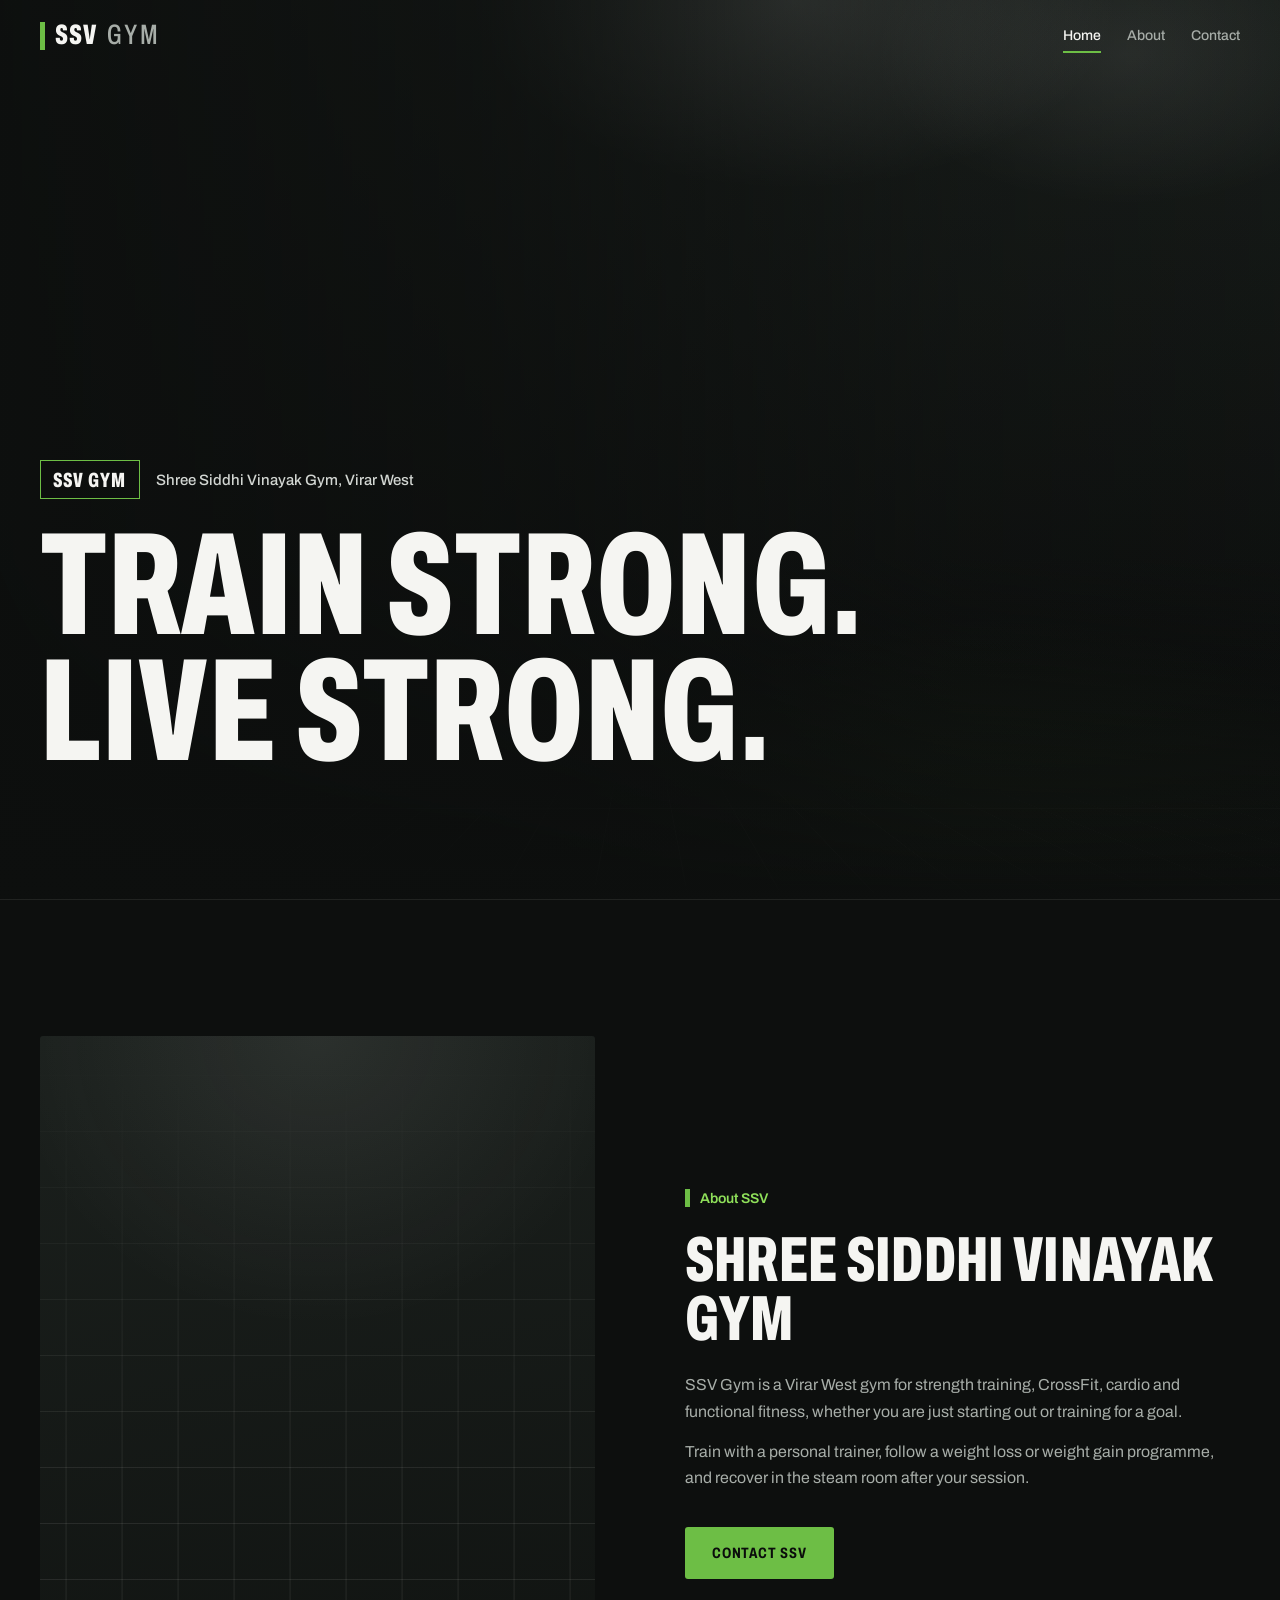
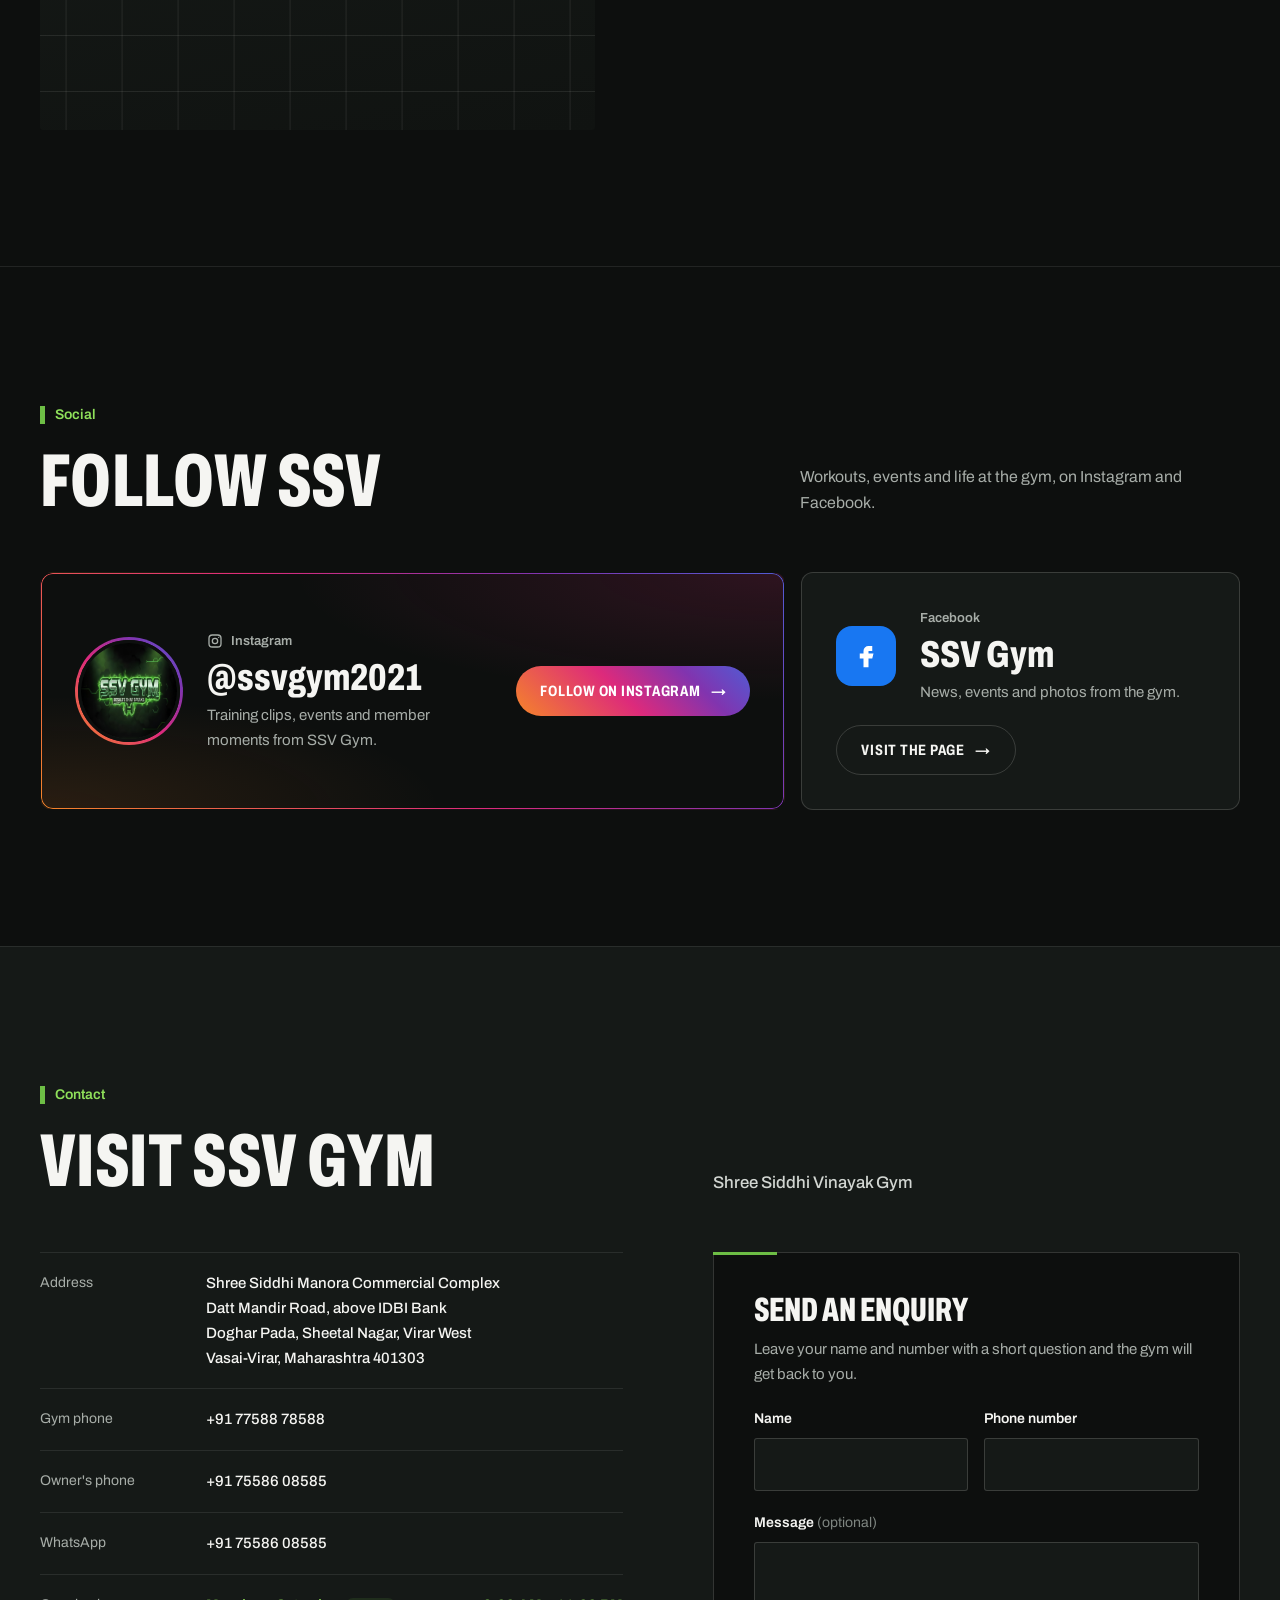
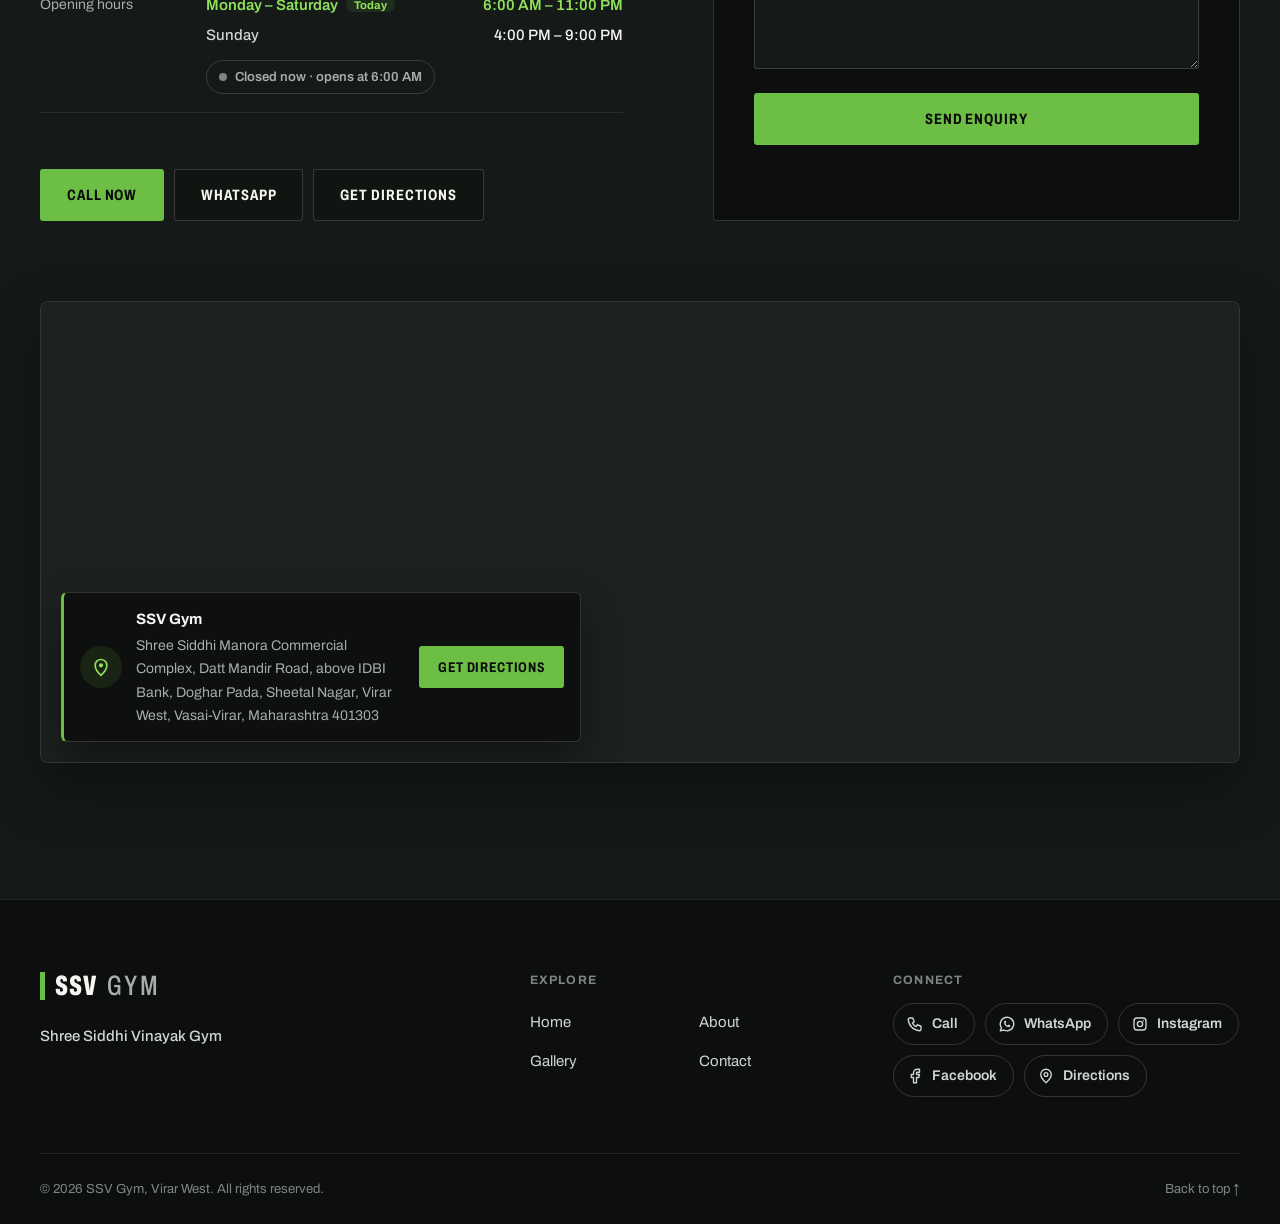
<file: index.html>
<!DOCTYPE html>
<html lang="en-IN">
<head>
  <meta charset="utf-8">
  <meta name="viewport" content="width=device-width, initial-scale=1, viewport-fit=cover">
  <title>SSV Gym, Virar West | Gym, CrossFit &amp; Personal Training</title>
  <meta name="description" content="SSV Gym (Shree Siddhi Vinayak Gym) in Virar West: gym floor, CrossFit, cardio, personal training, diet plans, a steam room, and pool and carrom.">
  <meta name="robots" content="index, follow, max-image-preview:large">
  <link rel="canonical" href="https://ssv-gym.github.io/Website/">
  <meta name="theme-color" content="#0D0F0E">

  <!-- Link previews (WhatsApp, Facebook, X). og:url and og:image must be the site's full address. -->
  <meta property="og:type" content="website">
  <meta property="og:site_name" content="SSV Gym">
  <meta property="og:title" content="SSV Gym, Virar West | Gym, CrossFit &amp; Personal Training">
  <meta property="og:description" content="Gym floor, CrossFit, cardio, personal training, diet plans and a steam room in Virar West. Call +91 77588 78588.">
  <meta property="og:locale" content="en_IN">
  <meta property="og:url" content="https://ssv-gym.github.io/Website/">
  <meta property="og:image" content="https://ssv-gym.github.io/Website/assets/favicon.jpg">
  <meta property="og:image:type" content="image/jpeg">
  <meta property="og:image:alt" content="SSV Gym logo">
  <meta name="twitter:card" content="summary">

  <!-- Browser tab and home-screen icon: the SSV logo at assets/favicon.jpg (square, at least 192 x 192 px). -->
  <link rel="icon" href="assets/favicon.jpg" type="image/jpeg">
  <link rel="apple-touch-icon" href="assets/favicon.jpg">
  <link rel="preconnect" href="https://fonts.googleapis.com">
  <link rel="preconnect" href="https://fonts.gstatic.com" crossorigin>
  <link rel="preconnect" href="https://script.google.com">
  <link rel="preconnect" href="https://script.googleusercontent.com">
  <link rel="preconnect" href="https://res.cloudinary.com">
  <link rel="stylesheet" href="https://fonts.googleapis.com/css2?family=Archivo:wdth,wght@62..125,400..800&display=swap">
  <!-- ?v= makes browsers load the new file after an update. Change it whenever you edit a CSS or JS file. -->
  <link rel="stylesheet" href="css/style.css?v=1.6.4">
  <script>document.documentElement.classList.add('js');</script>

  <!-- Business details for Google, matching the Google Business Profile. Updated from the sheet when the page loads. No ratings on purpose. -->
  <script type="application/ld+json" id="ld-business">
  {
    "@context": "https://schema.org",
    "@type": "ExerciseGym",
    "@id": "https://ssv-gym.github.io/Website/#gym",
    "name": "SSV Gym",
    "alternateName": "Shree Siddhi Vinayak Gym",
    "description": "SSV Gym (Shree Siddhi Vinayak Gym) in Virar West: gym floor, CrossFit, cardio, personal training, diet plans, a steam room, and pool and carrom.",
    "url": "https://ssv-gym.github.io/Website/",
    "logo": "https://ssv-gym.github.io/Website/assets/favicon.jpg",
    "image": "https://ssv-gym.github.io/Website/assets/favicon.jpg",
    "telephone": "+917758878588",
    "address": {
      "@type": "PostalAddress",
      "streetAddress": "Shree Siddhi Manora Commercial Complex, Datt Mandir Road, above IDBI Bank, Doghar Pada, Sheetal Nagar, Virar West",
      "addressLocality": "Vasai-Virar",
      "addressRegion": "Maharashtra",
      "postalCode": "401303",
      "addressCountry": "IN"
    },
    "geo": { "@type": "GeoCoordinates", "latitude": 19.4515801, "longitude": 72.8066756 },
    "openingHoursSpecification": [
      { "@type": "OpeningHoursSpecification", "dayOfWeek": ["Monday", "Tuesday", "Wednesday", "Thursday", "Friday", "Saturday"], "opens": "06:00", "closes": "23:00" },
      { "@type": "OpeningHoursSpecification", "dayOfWeek": ["Sunday"], "opens": "16:00", "closes": "21:00" }
    ],
    "hasMap": "https://maps.app.goo.gl/EX4aAEYxKCztUjqv6",
    "sameAs": ["https://www.instagram.com/ssvgym2021/", "https://www.facebook.com/p/SSV-GYM-100069942823280/"]
  }
  </script>

  <!-- Used only if the Google Sheet can't be reached on a visitor's first visit. Keep in step with the General tab. -->
  <script type="application/json" id="fallback-general">
  {
    "gym_name": "SSV Gym",
    "full_name": "Shree Siddhi Vinayak Gym",
    "phone": "+91 77588 78588",
    "phone_2": "+91 75586 08585",
    "whatsapp": "+91 75586 08585",
    "address": "Shree Siddhi Manora Commercial Complex | Datt Mandir Road, above IDBI Bank | Doghar Pada, Sheetal Nagar, Virar West | Vasai-Virar, Maharashtra 401303",
    "opening_hours": "Monday – Saturday: 6:00 AM – 11:00 PM | Sunday: 4:00 PM – 9:00 PM",
    "maps_url": "https://maps.app.goo.gl/EX4aAEYxKCztUjqv6",
    "maps_embed_url": "https://www.google.com/maps/embed?pb=!1m18!1m12!1m3!1d3762.0924582644457!2d72.80667559999999!3d19.451580099999997!2m3!1f0!2f0!3f0!3m2!1i1024!2i768!4f13.1!3m3!1m2!1s0x3be7a93bdce7be0f%3A0x649a18d15a19e63a!2sSSV%20Gym!5e0!3m2!1sen!2sin!4v1790316802069!5m2!1sen!2sin",
    "instagram_url": "https://www.instagram.com/ssvgym2021/",
    "facebook_url": "https://www.facebook.com/p/SSV-GYM-100069942823280/",
    "services_heading": "Personal training and diet plans",
    "review_form": false
  }
  </script>
</head>
<body class="has-mobile-bar">
  <a class="skip-link" href="#main">Skip to content</a>

  <header class="site-header">
    <div class="container site-header__inner">
      <a class="logo" href="#home" aria-label="SSV Gym, back to top">
        <span class="logo__bar" aria-hidden="true"></span><span class="logo__word">SSV</span><span class="logo__gym">Gym</span>
      </a>
      <nav class="nav" id="site-nav" aria-label="Main">
        <ul class="nav__list">
          <li><a class="nav__link" href="#home">Home</a></li>
          <li><a class="nav__link" href="#about">About</a></li>
          <li><a class="nav__link" href="#facilities">Facilities</a></li>
          <li><a class="nav__link" href="#membership">Membership</a></li>
          <li><a class="nav__link" href="#trainers">Trainers</a></li>
          <li><a class="nav__link" href="#gallery">Gallery</a></li>
          <li><a class="nav__link" href="#contact">Contact</a></li>
        </ul>
        <a class="btn btn--primary btn--sm nav__cta" href="#membership" data-requires="membership">View membership plans</a>
      </nav>
      <button class="nav-toggle" type="button" aria-expanded="false" aria-controls="site-nav" aria-label="Open menu"><span></span><span></span></button>
    </div>
  </header>

  <main id="main">
    <!-- HERO: the gym's name and place are the page's one H1; the slogan is display text -->
    <section class="hero" id="home" aria-labelledby="hero-title">
      <div class="hero__media media" id="hero-media" data-label="Hero photo"></div>
      <div class="hero__shade" aria-hidden="true"></div>
      <div class="container hero__inner">
        <div class="hero__title">
          <h1 class="hero__brand" id="hero-title"><b data-g="gym_name">SSV Gym</b><span><span data-g="full_name">Shree Siddhi Vinayak Gym</span>, Virar West</span></h1>
          <p class="hero__heading" id="hero-heading"><span class="hero__line">Train strong.</span><span class="hero__line">Live strong.</span></p>
        </div>
        <p class="hero__sub" data-g="hero_subtitle" data-optional>Strength, CrossFit and cardio under one roof in Virar West, with personal training and a steam room for recovery.</p>
        <div class="hero__actions">
          <a class="btn btn--primary" href="#facilities" data-requires="facilities">View facilities</a>
          <a class="btn btn--ghost" href="#membership" data-requires="membership">Membership plans</a>
        </div>
      </div>
      <div class="hero__strip">
        <div class="container">
          <ul class="facility-strip" data-g-list="facility_strip" aria-label="Areas at SSV Gym"><li>Main Gym</li><li>CrossFit</li><li>Cardio</li><li>Steam Room</li><li>Pool &amp; Carrom</li></ul>
        </div>
      </div>
    </section>

    <!-- QUICK STATS (General tab: stat_1_value, stat_1_label … stat_6). Hidden while empty. -->
    <section class="stats" id="stats" aria-label="SSV Gym at a glance" hidden>
      <div class="container"><dl class="stats__grid" id="stats-grid"></dl></div>
    </section>

    <!-- ANNOUNCEMENTS WITHOUT A PHOTO: short notices in a strip. Hidden when there are none. -->
    <section class="notice" id="announcements" aria-labelledby="notice-title" hidden>
      <div class="container notice__inner">
        <h2 class="notice__label" id="notice-title">Announcements</h2>
        <ul class="notice__list" id="notice-list"></ul>
      </div>
    </section>

    <!-- ABOUT -->
    <section class="section about" id="about" aria-labelledby="about-title">
      <div class="container about__grid">
        <div class="about__media reveal">
          <div class="media media--portrait" id="about-media" data-label="About photo"></div>
          <p class="about__tag" hidden><strong id="zone-count">3</strong> dedicated areas</p>
        </div>
        <div class="about__body reveal">
          <p class="section-label">About SSV</p>
          <h2 id="about-title" data-g="about_heading">Shree Siddhi Vinayak Gym</h2>
          <div class="about__text" id="about-text">
            <p>SSV Gym is a Virar West gym for strength training, CrossFit, cardio and functional fitness, whether you are just starting out or training for a goal.</p>
            <p>Train with a personal trainer, follow a weight loss or weight gain programme, and recover in the steam room after your session.</p>
          </div>
          <ul class="highlights" id="about-highlights"><li>Personal training</li><li>Weight loss and weight gain programmes</li><li>CrossFit and functional training</li><li>Complimentary lockers</li></ul>
          <div class="about__actions">
            <a class="btn btn--primary" href="#contact">Contact SSV</a>
            <a class="text-link" href="#facilities" data-requires="facilities">Explore facilities</a>
          </div>
        </div>
      </div>
    </section>

    <!-- EVENTS: announcements with a photo (tournaments, competitions). Hidden when there are none. -->
    <section class="section events" id="events" aria-labelledby="events-title" hidden>
      <div class="container">
        <header class="section-head section-head--split reveal">
          <div>
            <p class="section-label">Events</p>
            <h2 id="events-title">What's on at SSV</h2>
          </div>
          <p class="section-head__lead">Tournaments, competitions and special sessions at the gym. Tap Ask about this to register your interest.</p>
        </header>
        <div class="event-grid reveal" id="event-grid"></div>
      </div>
    </section>

    <!-- FACILITIES: main areas as photo cards, the rest as a short list -->
    <section class="section facilities" id="facilities" aria-labelledby="facilities-title">
      <div class="container">
        <header class="section-head section-head--split reveal">
          <div>
            <p class="section-label">Facilities</p>
            <h2 id="facilities-title">Train &amp; recover</h2>
          </div>
          <p class="section-head__lead" data-g="facilities_intro" data-optional>A full gym floor, a CrossFit and functional training zone, cardio equipment, a steam room for recovery, and pool and carrom to unwind.</p>
        </header>
        <div class="facility-grid reveal" id="facility-grid"></div>
        <div class="facility-extra" id="facility-extra" hidden>
          <h3 class="facility-extra__title">Also at SSV</h3>
          <ul class="facility-extra__list" id="facility-extra-list"></ul>
        </div>
      </div>
    </section>

    <!-- MEMBERSHIP, then personal training and diet plans (Services tab) -->
    <section class="section plans" id="membership" aria-labelledby="plans-title">
      <div class="container">
        <header class="section-head section-head--split reveal">
          <div>
            <p class="section-label">Membership</p>
            <h2 id="plans-title">Membership plans</h2>
          </div>
          <p class="section-head__lead">Pick the duration that suits your routine, then tap Enquire to ask about joining.</p>
        </header>
        <div class="plan-board reveal" id="plan-grid"></div>
        <p class="plans__note" id="plans-note">Call or WhatsApp the gym to confirm current fees and offers.</p>
        <div class="services reveal" id="services" hidden>
          <h3 class="services__title" data-g="services_heading">Personal training and diet plans</h3>
          <div class="service-grid" id="service-grid"></div>
          <p class="services__call" data-row="call">Call for assistance <a data-link="phone" data-show="phone" href="tel:+917758878588">+91 77588 78588</a></p>
        </div>
      </div>
    </section>

    <!-- TRAINERS (hidden until trainers are added) -->
    <section class="section trainers" id="trainers" aria-labelledby="trainers-title">
      <div class="container">
        <header class="section-head reveal">
          <p class="section-label">Trainers</p>
          <h2 id="trainers-title">Coaches on the floor</h2>
        </header>
        <div class="trainer-grid reveal" id="trainer-grid"></div>
      </div>
    </section>

    <!-- GALLERY: the first six items here, everything on gallery.html -->
    <section class="section gallery" id="gallery" aria-labelledby="gallery-title">
      <div class="container">
        <header class="section-head section-head--split reveal">
          <div>
            <p class="section-label">Gallery</p>
            <h2 id="gallery-title">Inside SSV</h2>
          </div>
          <p class="section-head__lead">The gym floor, the CrossFit zone, training sessions, equipment and events.</p>
        </header>
        <div class="gallery-grid" id="gallery-grid"></div>
        <div class="gallery__more">
          <p class="gallery__count" id="gallery-count" aria-live="polite"></p>
          <a class="btn btn--ghost" id="gallery-all" href="gallery.html" hidden>See the full gallery <span aria-hidden="true">→</span></a>
        </div>
      </div>
    </section>

    <!-- SOCIAL: Instagram highlighted, Facebook beside it. Hidden when neither link is set (General tab). -->
    <section class="section social" id="social" aria-labelledby="social-title">
      <div class="container">
        <header class="section-head section-head--split reveal">
          <div>
            <p class="section-label">Social</p>
            <h2 id="social-title">Follow SSV</h2>
          </div>
          <p class="section-head__lead">Workouts, events and life at the gym, on Instagram and Facebook.</p>
        </header>
        <div class="social__grid reveal" id="social-grid">
          <a class="social-card social-card--instagram" id="social-instagram" href="https://www.instagram.com/ssvgym2021/" target="_blank" rel="noopener">
            <span class="social-card__avatar" aria-hidden="true"><span>SSV</span><img src="assets/favicon.jpg" alt="" width="108" height="108" loading="lazy" decoding="async"></span>
            <span class="social-card__body">
              <span class="social-card__network"><svg viewBox="0 0 24 24" aria-hidden="true"><rect x="3" y="3" width="18" height="18" rx="5"/><circle cx="12" cy="12" r="4"/><path d="M17.5 6.5v.01"/></svg>Instagram</span>
              <strong class="social-card__handle" id="social-instagram-handle">@ssvgym2021</strong>
              <span class="social-card__text">Training clips, events and member moments from SSV Gym.</span>
            </span>
            <span class="social-card__cta">Follow on Instagram <span aria-hidden="true">→</span></span>
          </a>
          <a class="social-card social-card--facebook" id="social-facebook" href="https://www.facebook.com/p/SSV-GYM-100069942823280/" target="_blank" rel="noopener">
            <span class="social-card__icon" aria-hidden="true"><svg viewBox="0 0 24 24"><path d="M14 8h3V4h-3a4 4 0 0 0-4 4v2H7v4h3v7h4v-7h3l1-4h-4V8z"/></svg></span>
            <span class="social-card__body">
              <span class="social-card__network">Facebook</span>
              <strong class="social-card__handle">SSV Gym</strong>
              <span class="social-card__text">News, events and photos from the gym.</span>
            </span>
            <span class="social-card__cta">Visit the page <span aria-hidden="true">→</span></span>
          </a>
        </div>
      </div>
    </section>

    <!-- REVIEWS: two scores (Google rating, average of reviews written here); each opens its reviews -->
    <section class="section reviews" id="reviews" aria-labelledby="reviews-title">
      <div class="container">
        <header class="section-head section-head--split reveal">
          <div>
            <p class="section-label">Reviews</p>
            <h2 id="reviews-title">What members say</h2>
          </div>
          <div class="reviews__aside">
            <div class="scores" id="review-scores" role="tablist" aria-label="Choose reviews" hidden>
              <button class="score" type="button" role="tab" data-tab="google" aria-selected="false" hidden>
                <span class="score__source">Google</span>
                <span class="score__row"><strong class="score__value" id="score-google">–</strong><span id="score-google-stars"></span></span>
                <span class="score__count" id="score-google-count"></span>
              </button>
              <button class="score" type="button" role="tab" data-tab="site" aria-selected="false" hidden>
                <span class="score__source">On this website</span>
                <span class="score__row"><strong class="score__value" id="score-site">–</strong><span id="score-site-stars"></span></span>
                <span class="score__count" id="score-site-count"></span>
              </button>
            </div>
            <div class="reviews__actions">
              <a class="btn btn--primary btn--sm" id="google-reviews" href="#reviews" target="_blank" rel="noopener" hidden>See all reviews on Google</a>
              <button class="btn btn--ghost btn--sm" type="button" id="write-review" hidden>Write a review</button>
            </div>
          </div>
        </header>
        <p class="reviews__note" id="reviews-note" role="status" hidden></p>
        <div class="review-grid reveal" id="review-grid"></div>
        <div class="reviews__more" id="reviews-more" hidden>
          <button class="btn btn--ghost" type="button" id="all-reviews">See all <span id="all-reviews-count"></span> reviews</button>
          <a class="btn btn--ghost" id="google-more" href="#reviews" target="_blank" rel="noopener" hidden>Read all reviews on Google</a>
        </div>
      </div>
    </section>

    <!-- CONTACT: heading across the top (the full name on the right), the details on the left, the enquiry form on the right -->
    <section class="section contact" id="contact" aria-labelledby="contact-title">
      <div class="container">
        <header class="section-head section-head--split contact__head reveal">
          <div>
            <p class="section-label">Contact</p>
            <h2 id="contact-title">Visit <span data-g="gym_name">SSV Gym</span></h2>
          </div>
          <p class="section-head__lead" data-g="full_name">Shree Siddhi Vinayak Gym</p>
        </header>
        <div class="contact__grid">
          <div class="contact__info reveal">
            <dl class="contact__list">
              <div data-row="address"><dt>Address</dt><dd data-g-lines="address">Shree Siddhi Manora Commercial Complex<br>Datt Mandir Road, above IDBI Bank<br>Doghar Pada, Sheetal Nagar, Virar West<br>Vasai-Virar, Maharashtra 401303</dd></div>
              <div data-row="phone"><dt>Gym phone</dt><dd><a data-link="phone" data-show="phone" href="tel:+917758878588">+91 77588 78588</a></dd></div>
              <div data-row="phone2"><dt>Owner's phone</dt><dd><a data-link="phone2" data-show="phone2" href="tel:+917558608585">+91 75586 08585</a></dd></div>
              <div data-row="whatsapp"><dt>WhatsApp</dt><dd><a data-link="whatsapp" data-show="whatsapp" href="https://wa.me/917558608585" target="_blank" rel="noopener">+91 75586 08585</a></dd></div>
              <div data-row="hours"><dt>Opening hours</dt><dd><ul class="hours" data-hours><li><span>Monday – Saturday</span><span>6:00 AM – 11:00 PM</span></li><li><span>Sunday</span><span>4:00 PM – 9:00 PM</span></li></ul><p class="hours__status" data-hours-status hidden></p></dd></div>
            </dl>
            <div class="contact__actions">
              <a class="btn btn--primary" data-link="phone" href="tel:+917758878588">Call now</a>
              <a class="btn btn--ghost" data-link="whatsapp" href="https://wa.me/917558608585" target="_blank" rel="noopener">WhatsApp</a>
              <a class="btn btn--ghost" data-link="maps" href="https://maps.app.goo.gl/EX4aAEYxKCztUjqv6" target="_blank" rel="noopener">Get directions</a>
            </div>
          </div>
          <div class="contact__side reveal">
            <form class="enquiry" id="enquiry-form" novalidate>
              <h3>Send an enquiry</h3>
              <p class="enquiry__intro">Leave your name and number with a short question and the gym will get back to you.</p>
              <div class="enquiry__row">
                <div class="field"><label for="enq-name">Name</label><input id="enq-name" name="name" type="text" autocomplete="name" maxlength="80" required></div>
                <div class="field"><label for="enq-phone">Phone number</label><input id="enq-phone" name="phone" type="tel" autocomplete="tel" inputmode="tel" maxlength="20" required></div>
              </div>
              <div class="field field--grow"><label for="enq-message">Message <span>(optional)</span></label><textarea id="enq-message" name="message" rows="4" maxlength="1000"></textarea></div>
              <div class="hp" aria-hidden="true"><label for="enq-website">Leave this empty</label><input id="enq-website" name="website" type="text" tabindex="-1" autocomplete="off"></div>
              <button class="btn btn--primary btn--block" type="submit">Send enquiry</button>
              <p class="enquiry__status" id="enquiry-status" role="status" aria-live="polite"></p>
            </form>
          </div>
        </div>
      </div>
      <!-- MAP: dark to match the site, normal colours on hover, with the address and a directions button -->
      <div class="container contact__map reveal" hidden>
        <figure class="map" id="map-embed"></figure>
      </div>
    </section>
  </main>

  <footer class="site-footer">
    <div class="container footer__grid">
      <div class="footer__brand">
        <a class="logo" href="#home" aria-label="SSV Gym, back to top"><span class="logo__bar" aria-hidden="true"></span><span class="logo__word">SSV</span><span class="logo__gym">Gym</span></a>
        <p class="footer__full" data-g="full_name">Shree Siddhi Vinayak Gym</p>
        <p class="footer__tagline" data-g="tagline" data-optional>Train strong. Live strong.</p>
        <ul class="facility-strip facility-strip--small" data-g-list="facility_strip"><li>Main Gym</li><li>CrossFit</li><li>Cardio</li><li>Steam Room</li><li>Pool &amp; Carrom</li></ul>
      </div>
      <nav class="footer__col" aria-label="Footer">
        <h2 class="footer__title">Explore</h2>
        <ul class="footer__nav">
          <li><a href="#home">Home</a></li>
          <li><a href="#about">About</a></li>
          <li><a href="#events">Events</a></li>
          <li><a href="#facilities">Facilities</a></li>
          <li><a href="#membership">Membership</a></li>
          <li><a href="#trainers">Trainers</a></li>
          <li><a href="gallery.html">Gallery</a></li>
          <li><a href="#reviews">Reviews</a></li>
          <li><a href="#contact">Contact</a></li>
        </ul>
      </nav>
      <div class="footer__col" id="footer-connect">
        <h2 class="footer__title">Connect</h2>
        <ul class="footer__links">
          <li><a data-link="phone" href="tel:+917758878588"><svg viewBox="0 0 24 24" aria-hidden="true"><path d="M5 4h4l2 5-2.5 1.5a11 11 0 0 0 5 5L15 13l5 2v4a2 2 0 0 1-2 2A16 16 0 0 1 3 6a2 2 0 0 1 2-2"/></svg>Call</a></li>
          <li><a data-link="whatsapp" href="https://wa.me/917558608585" target="_blank" rel="noopener"><svg viewBox="0 0 24 24" aria-hidden="true"><path d="M3 21l1.65-3.8a9 9 0 1 1 3.4 2.9L3 21"/><path d="M9 10a.5.5 0 0 0 1 0V9a.5.5 0 0 0-1 0v1a5 5 0 0 0 5 5h1a.5.5 0 0 0 0-1h-1a.5.5 0 0 0 0 1"/></svg>WhatsApp</a></li>
          <li><a data-link="instagram" href="https://www.instagram.com/ssvgym2021/" target="_blank" rel="noopener"><svg viewBox="0 0 24 24" aria-hidden="true"><rect x="4" y="4" width="16" height="16" rx="4"/><circle cx="12" cy="12" r="3.5"/><path d="M16.5 7.5v.01"/></svg>Instagram</a></li>
          <li><a data-link="facebook" href="https://www.facebook.com/p/SSV-GYM-100069942823280/" target="_blank" rel="noopener"><svg viewBox="0 0 24 24" aria-hidden="true"><path d="M7 10v4h3v7h4v-7h3l1-4h-4V8a1 1 0 0 1 1-1h3V3h-3a5 5 0 0 0-5 5v2H7"/></svg>Facebook</a></li>
          <li><a data-link="maps" href="https://maps.app.goo.gl/EX4aAEYxKCztUjqv6" target="_blank" rel="noopener"><svg viewBox="0 0 24 24" aria-hidden="true"><path d="M12 21s-7-6.1-7-11a7 7 0 1 1 14 0c0 4.9-7 11-7 11z"/><circle cx="12" cy="10" r="2.5"/></svg>Directions</a></li>
        </ul>
      </div>
    </div>
    <div class="container footer__bottom">
      <p>&copy; <span id="year">2026</span> SSV Gym, Virar West. All rights reserved.</p>
      <a href="#home">Back to top ↑</a>
    </div>
  </footer>

  <nav class="mobile-bar" id="mobile-bar" aria-label="Quick contact">
    <a class="btn btn--ghost" data-link="phone" href="tel:+917758878588">Call</a>
    <a class="btn btn--primary" data-link="whatsapp" href="https://wa.me/917558608585" target="_blank" rel="noopener">WhatsApp</a>
  </nav>

  <dialog class="lightbox" id="lightbox" aria-label="Photo and video viewer">
    <div class="lightbox__inner">
      <button class="lb-btn lightbox__close" type="button" data-lb="close" aria-label="Close the viewer"><svg viewBox="0 0 24 24" aria-hidden="true"><path d="M6 6l12 12M18 6L6 18"/></svg></button>
      <button class="lb-btn lightbox__prev" type="button" data-lb="prev" aria-label="Previous"><svg viewBox="0 0 24 24" aria-hidden="true"><path d="M15 5l-7 7 7 7"/></svg></button>
      <figure class="lightbox__figure">
        <div id="lb-media"></div>
        <figcaption><span class="lightbox__count" id="lb-count"></span><strong id="lb-title"></strong></figcaption>
      </figure>
      <button class="lb-btn lightbox__next" type="button" data-lb="next" aria-label="Next"><svg viewBox="0 0 24 24" aria-hidden="true"><path d="M9 5l7 7-7 7"/></svg></button>
    </div>
  </dialog>

  <!-- ALL REVIEWS WRITTEN ON THIS WEBSITE -->
  <dialog class="sheet" id="reviews-dialog" aria-labelledby="reviews-dialog-title">
    <div class="sheet__panel">
      <header class="sheet__head">
        <h2 id="reviews-dialog-title">All reviews</h2>
        <button class="lb-btn sheet__close" type="button" data-close aria-label="Close"><svg viewBox="0 0 24 24" aria-hidden="true"><path d="M6 6l12 12M18 6L6 18"/></svg></button>
      </header>
      <div class="sheet__bar">
        <div class="chips" role="group" aria-label="Sort reviews">
          <button type="button" class="chip" data-sort="top" aria-pressed="true">Most liked</button>
          <button type="button" class="chip" data-sort="new" aria-pressed="false">Newest</button>
        </div>
      </div>
      <div class="sheet__body">
        <div class="review-list" id="review-list"></div>
        <button class="btn btn--ghost btn--block" type="button" id="review-list-more" hidden>Show more reviews</button>
      </div>
    </div>
  </dialog>

  <!-- WRITE A REVIEW -->
  <dialog class="sheet sheet--narrow" id="review-dialog" aria-labelledby="review-dialog-title">
    <form class="sheet__panel review-form" id="review-form" novalidate>
      <header class="sheet__head">
        <h2 id="review-dialog-title">Write a review</h2>
        <button class="lb-btn sheet__close" type="button" data-close aria-label="Close"><svg viewBox="0 0 24 24" aria-hidden="true"><path d="M6 6l12 12M18 6L6 18"/></svg></button>
      </header>
      <div class="sheet__body">
        <fieldset class="stars-input">
          <legend>Your rating</legend>
          <div class="stars-input__row">
            <input type="radio" id="rate-5" name="rating" value="5"><label for="rate-5"><span class="sr-only">5 stars</span><svg viewBox="0 0 24 24" aria-hidden="true"><path d="M12 2.8l2.8 5.7 6.3.9-4.55 4.43 1.07 6.27L12 17.1l-5.62 2.99 1.07-6.27L2.9 9.4l6.3-.9z"/></svg></label>
            <input type="radio" id="rate-4" name="rating" value="4"><label for="rate-4"><span class="sr-only">4 stars</span><svg viewBox="0 0 24 24" aria-hidden="true"><path d="M12 2.8l2.8 5.7 6.3.9-4.55 4.43 1.07 6.27L12 17.1l-5.62 2.99 1.07-6.27L2.9 9.4l6.3-.9z"/></svg></label>
            <input type="radio" id="rate-3" name="rating" value="3"><label for="rate-3"><span class="sr-only">3 stars</span><svg viewBox="0 0 24 24" aria-hidden="true"><path d="M12 2.8l2.8 5.7 6.3.9-4.55 4.43 1.07 6.27L12 17.1l-5.62 2.99 1.07-6.27L2.9 9.4l6.3-.9z"/></svg></label>
            <input type="radio" id="rate-2" name="rating" value="2"><label for="rate-2"><span class="sr-only">2 stars</span><svg viewBox="0 0 24 24" aria-hidden="true"><path d="M12 2.8l2.8 5.7 6.3.9-4.55 4.43 1.07 6.27L12 17.1l-5.62 2.99 1.07-6.27L2.9 9.4l6.3-.9z"/></svg></label>
            <input type="radio" id="rate-1" name="rating" value="1"><label for="rate-1"><span class="sr-only">1 star</span><svg viewBox="0 0 24 24" aria-hidden="true"><path d="M12 2.8l2.8 5.7 6.3.9-4.55 4.43 1.07 6.27L12 17.1l-5.62 2.99 1.07-6.27L2.9 9.4l6.3-.9z"/></svg></label>
          </div>
          <span class="stars-input__text" id="rating-text" aria-hidden="true">Tap a star</span>
        </fieldset>
        <div class="field"><label for="rev-name">Your name</label><input id="rev-name" name="name" type="text" autocomplete="name" maxlength="60" required></div>
        <div class="field"><label for="rev-text">Your review</label><textarea id="rev-text" name="review" rows="5" maxlength="800" required></textarea><small class="field__count"><span id="rev-count">0</span> / 800</small></div>
        <div class="hp" aria-hidden="true"><label for="rev-website">Leave this empty</label><input id="rev-website" name="website" type="text" tabindex="-1" autocomplete="off"></div>
        <button class="btn btn--primary btn--block" type="submit">Post review</button>
        <p class="enquiry__status" id="review-status" role="status" aria-live="polite"></p>
        <p class="review-form__note">Your name and review will be shown on this website.</p>
        <p class="review-form__alt" id="google-write-row" hidden>Prefer Google? <a id="google-write" href="#reviews" target="_blank" rel="noopener">Review SSV Gym on Google</a></p>
      </div>
    </form>
  </dialog>

  <noscript><p class="noscript">JavaScript is turned off, so some content can't load. Call the gym on +91 77588 78588.</p></noscript>

  <script src="js/config.js?v=1.6.2"></script>
  <script src="js/utils.js?v=1.6.2"></script>
  <script src="js/api.js?v=1.6.2"></script>
  <script src="js/gallery.js?v=1.6.2"></script>
  <script src="js/main.js?v=1.6.2"></script>
</body>
</html>
</file>
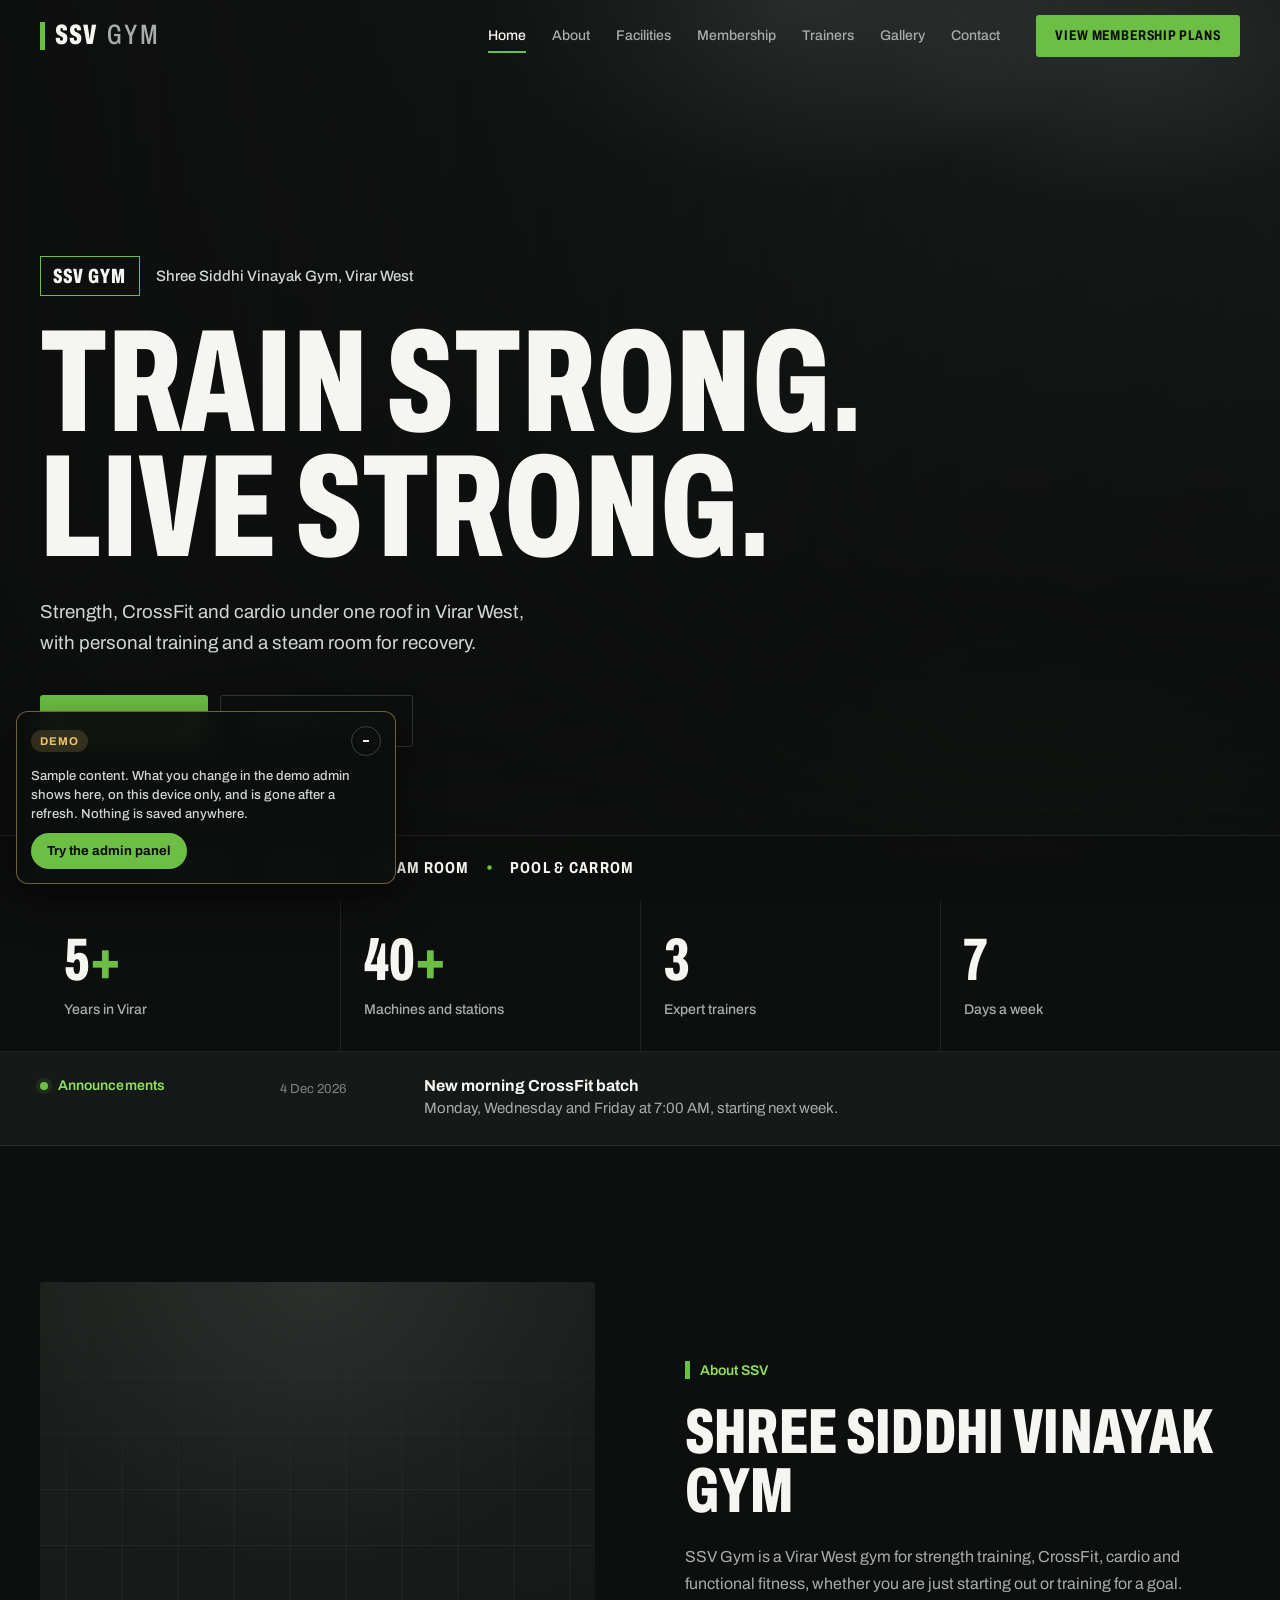
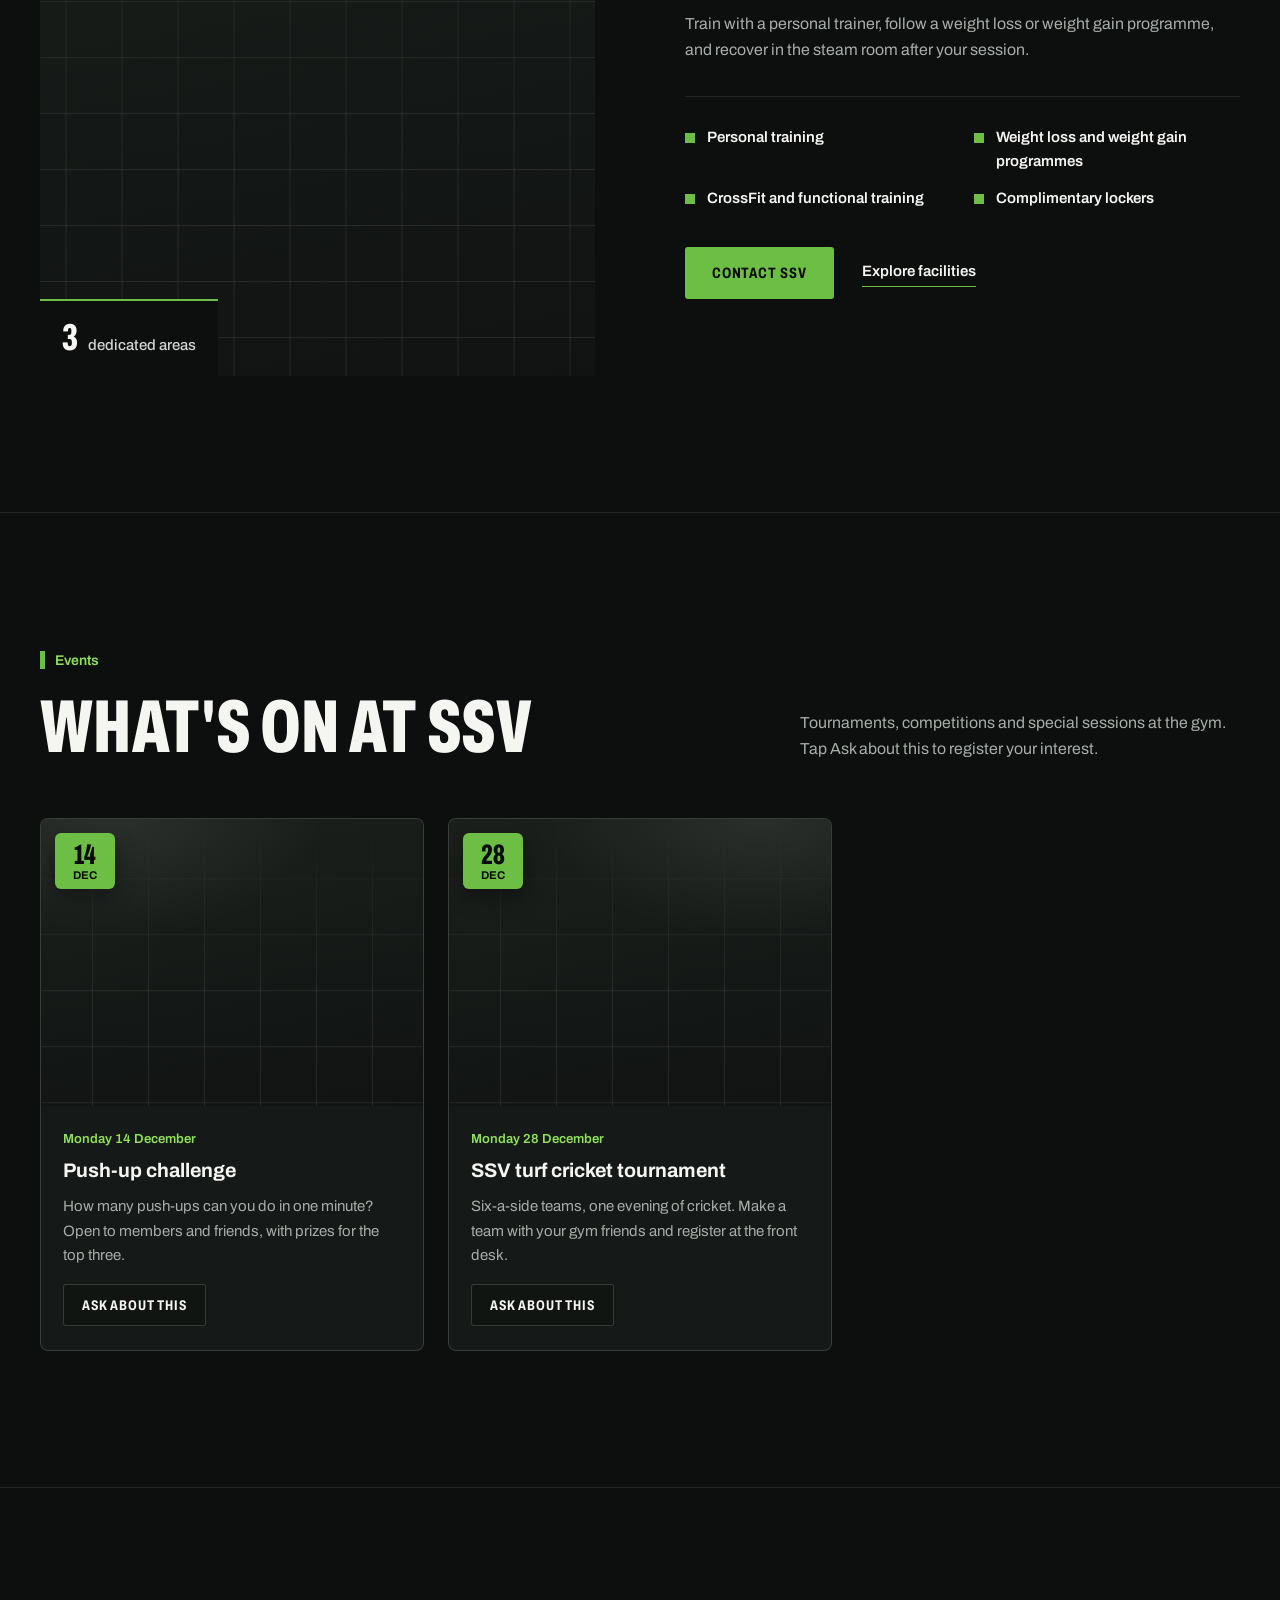
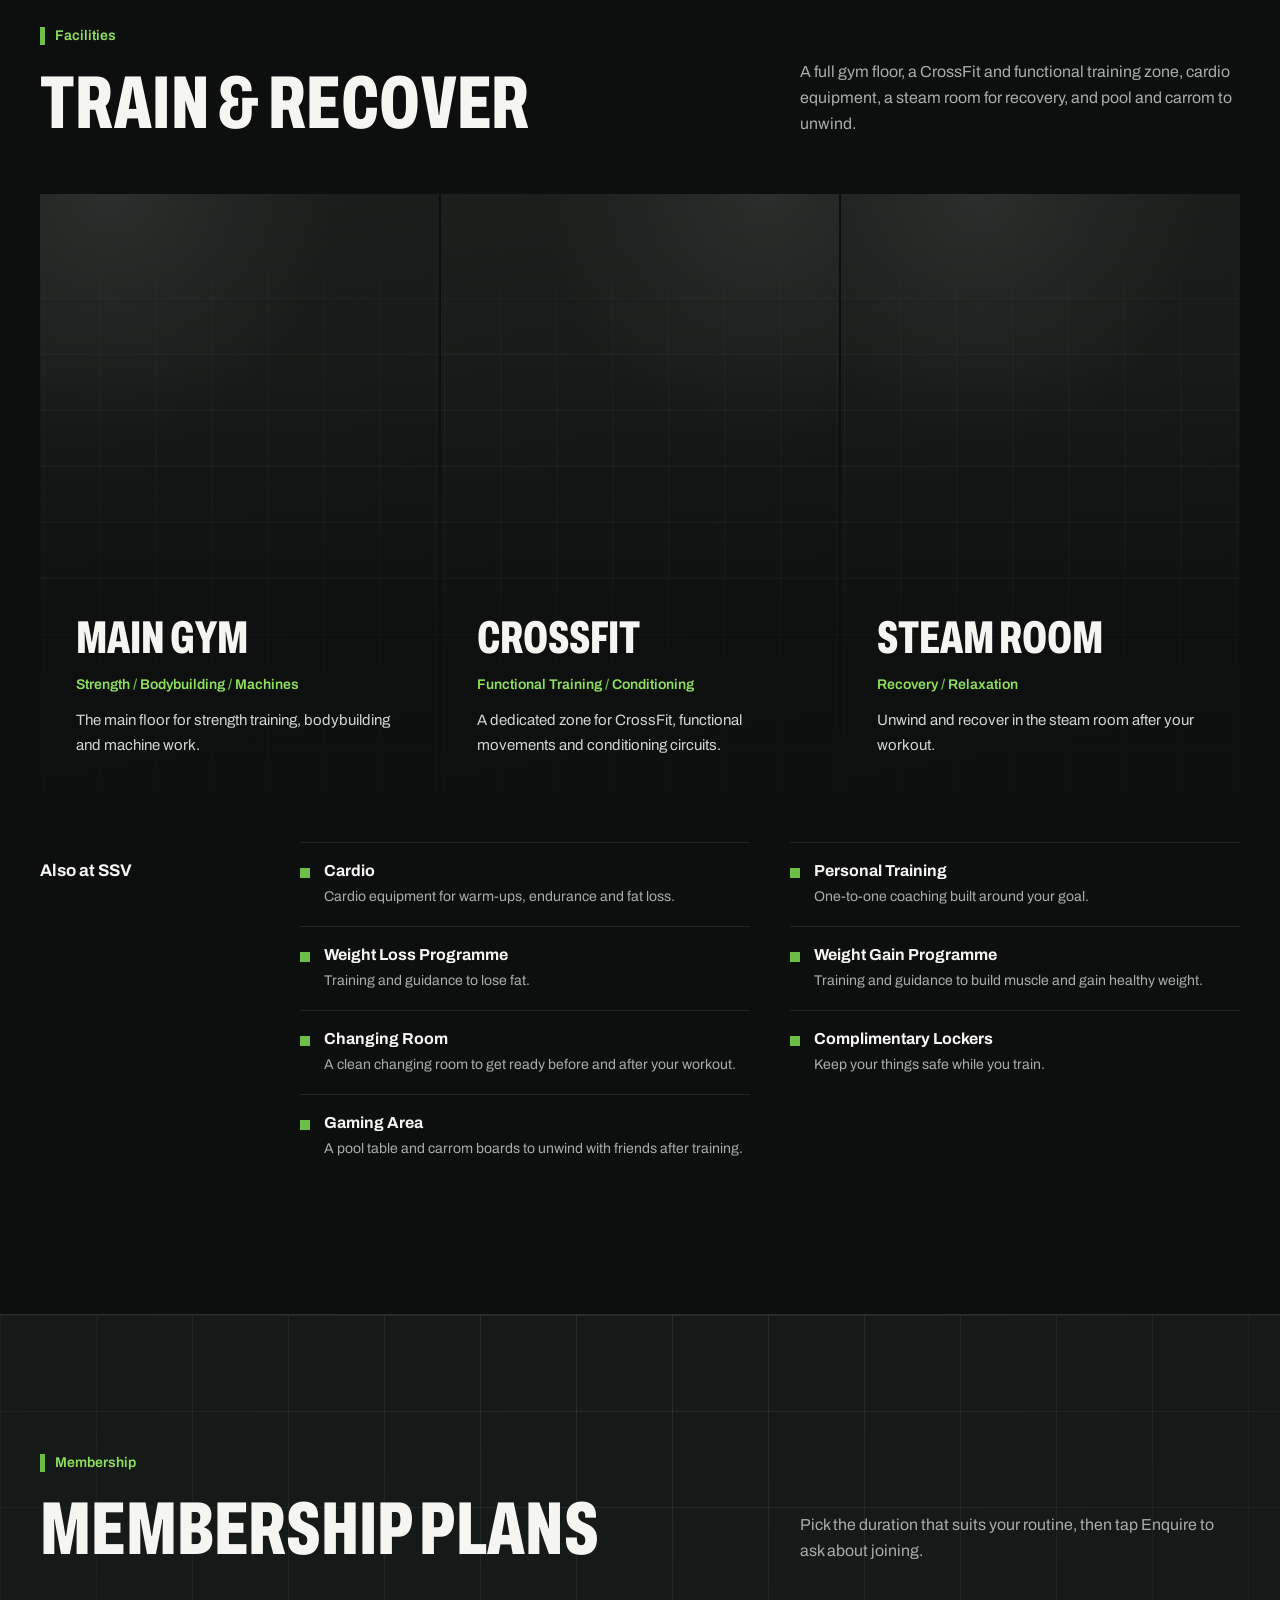
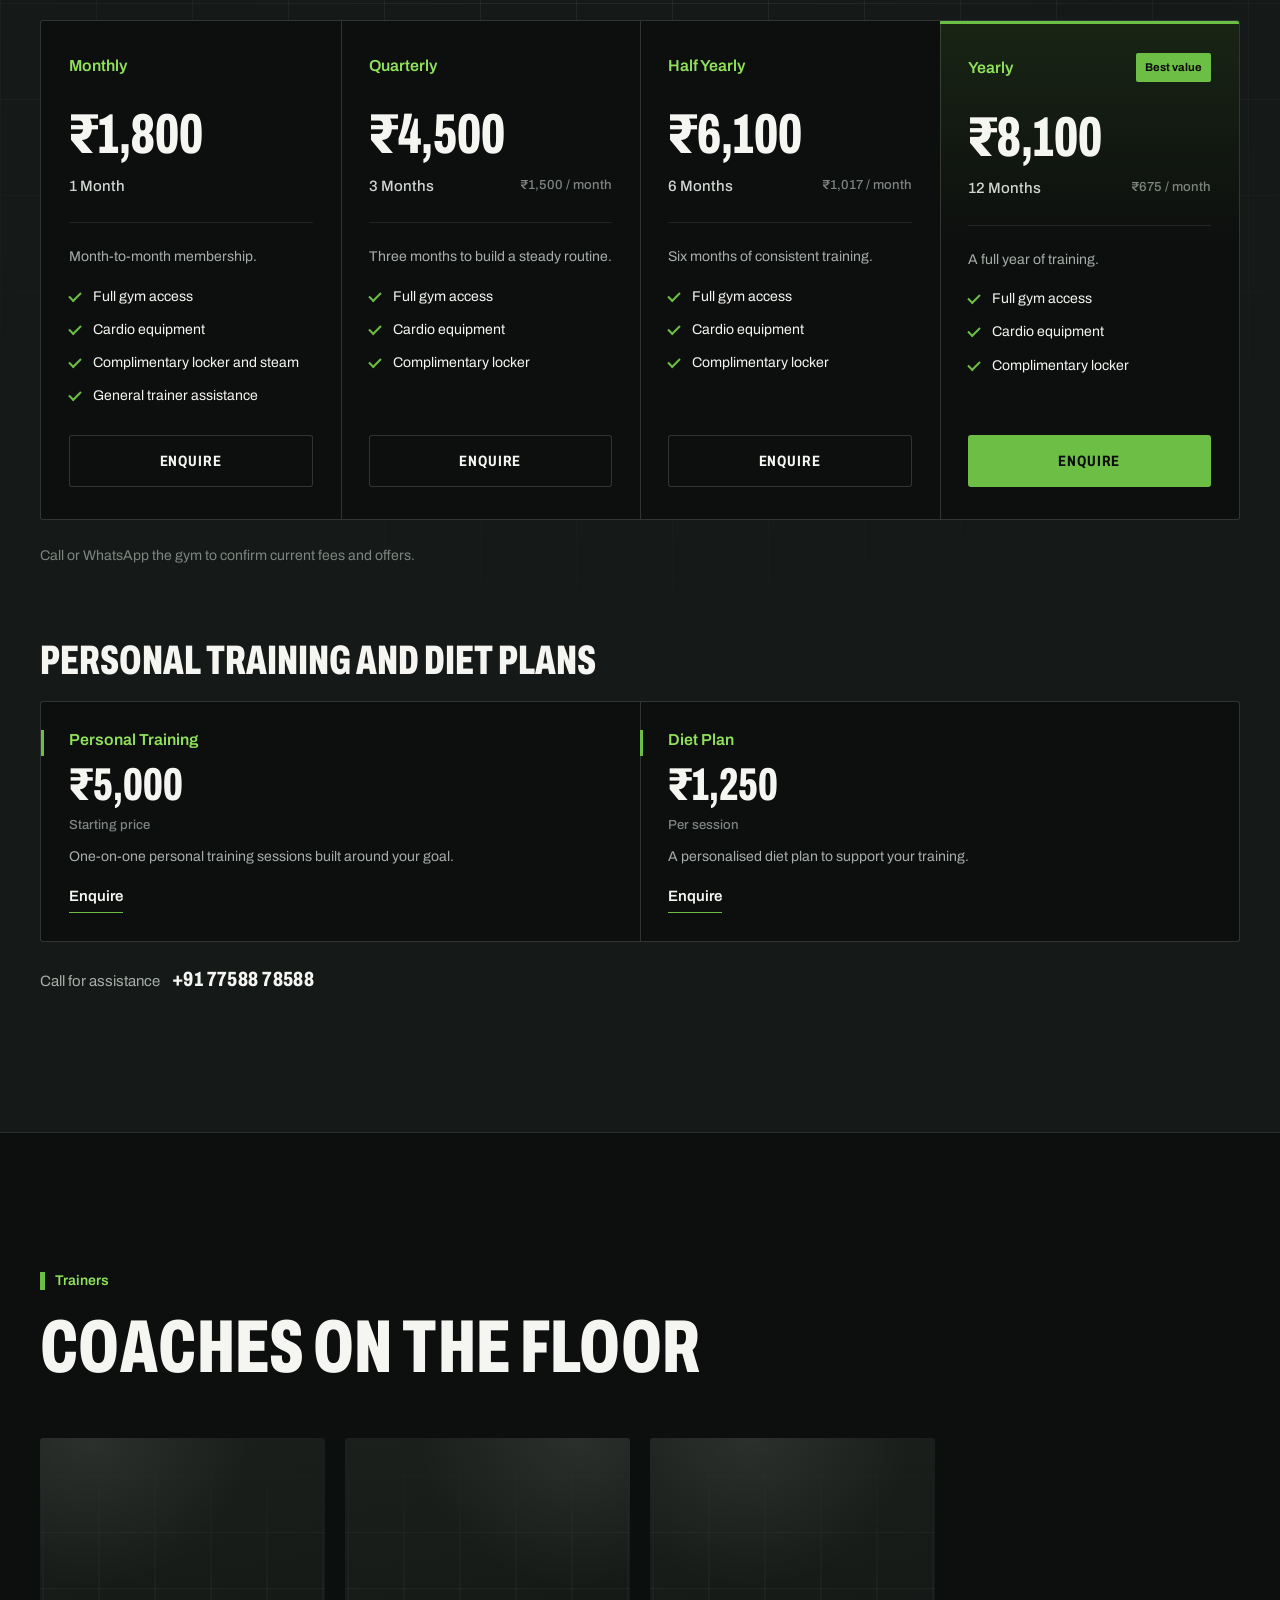
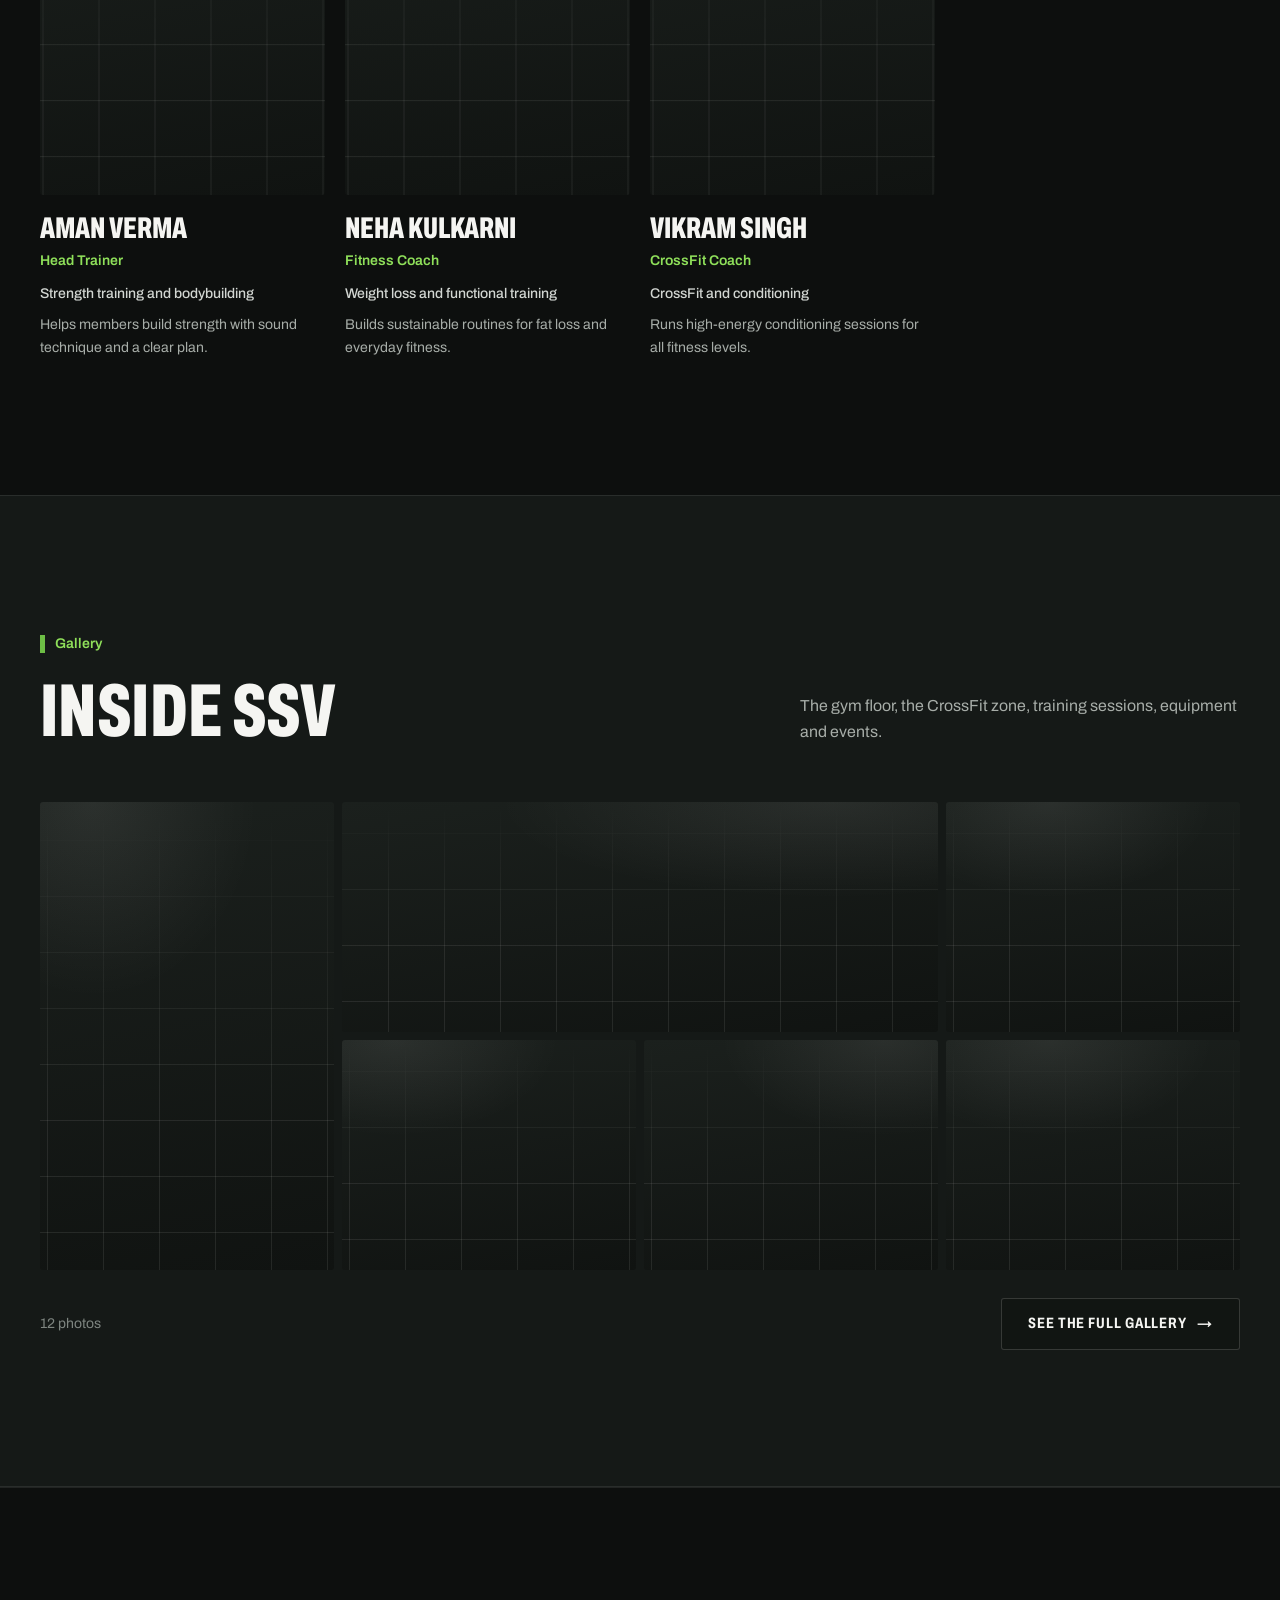
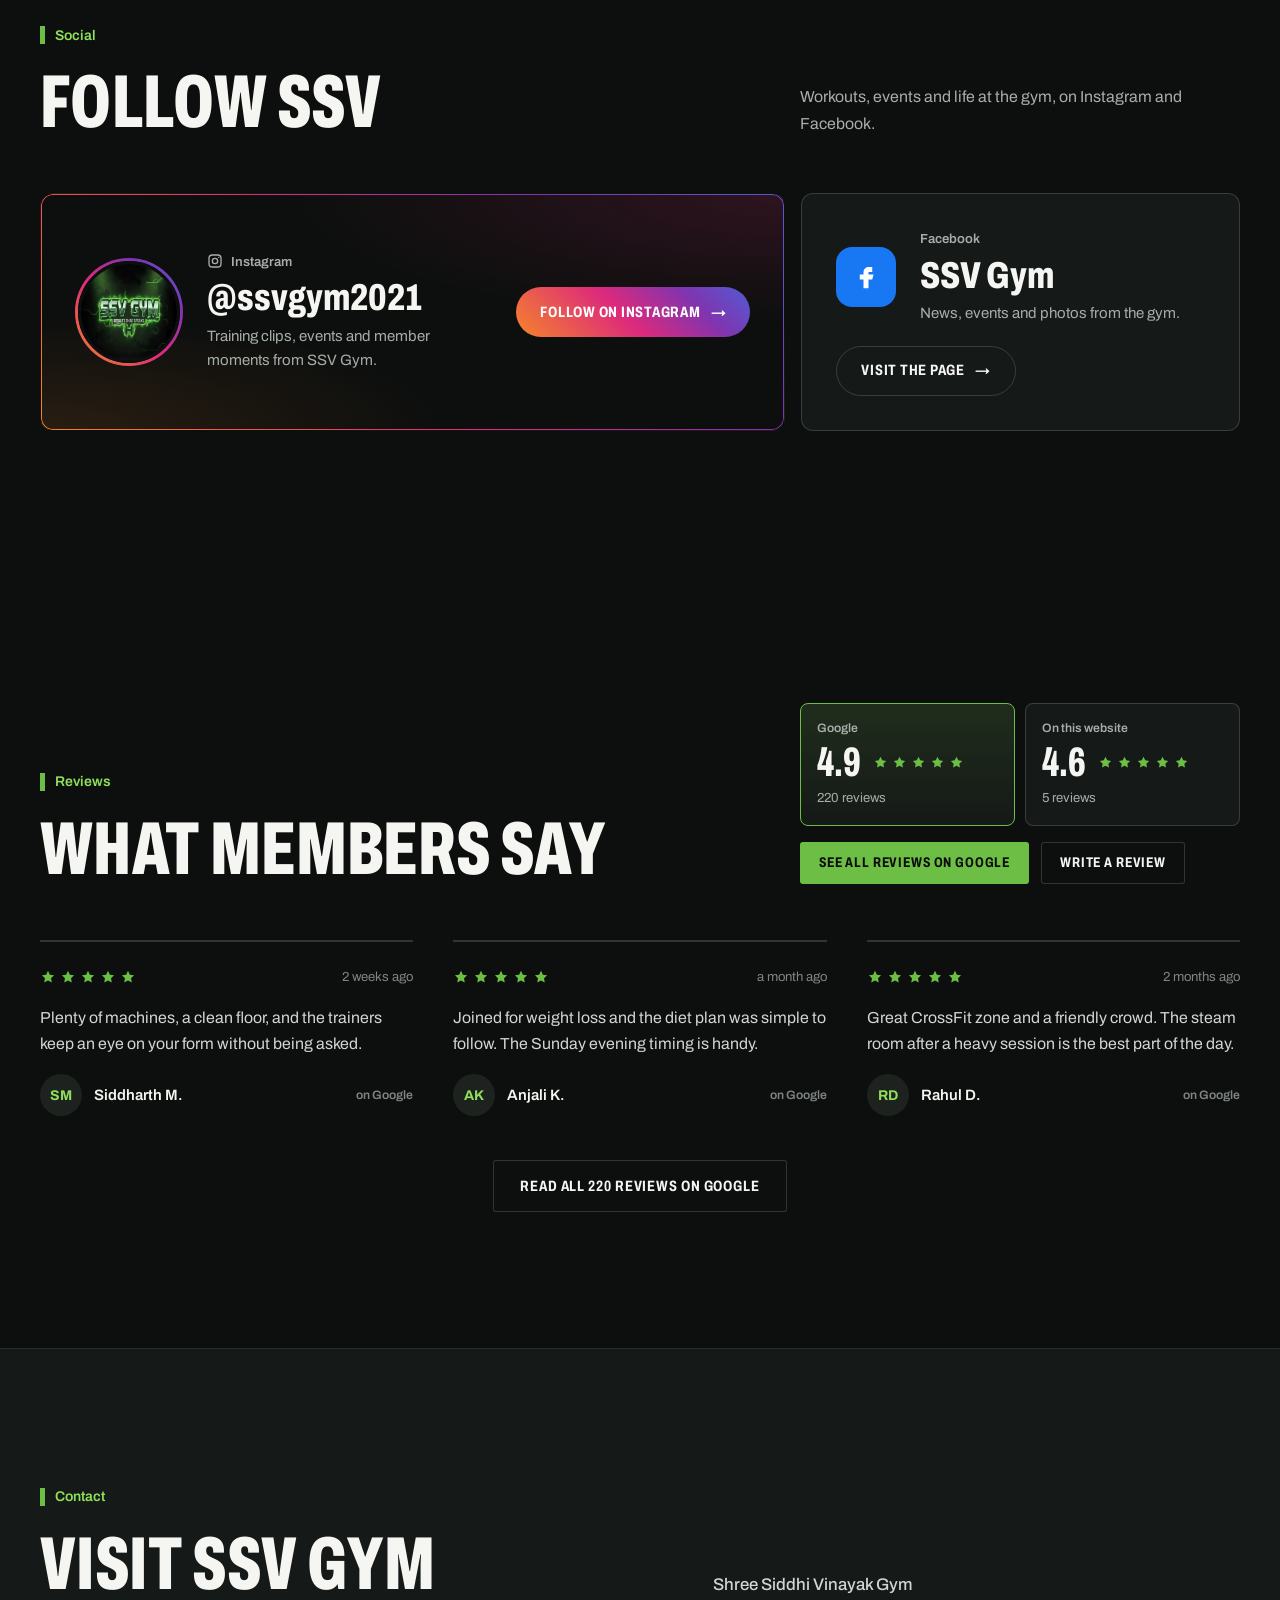
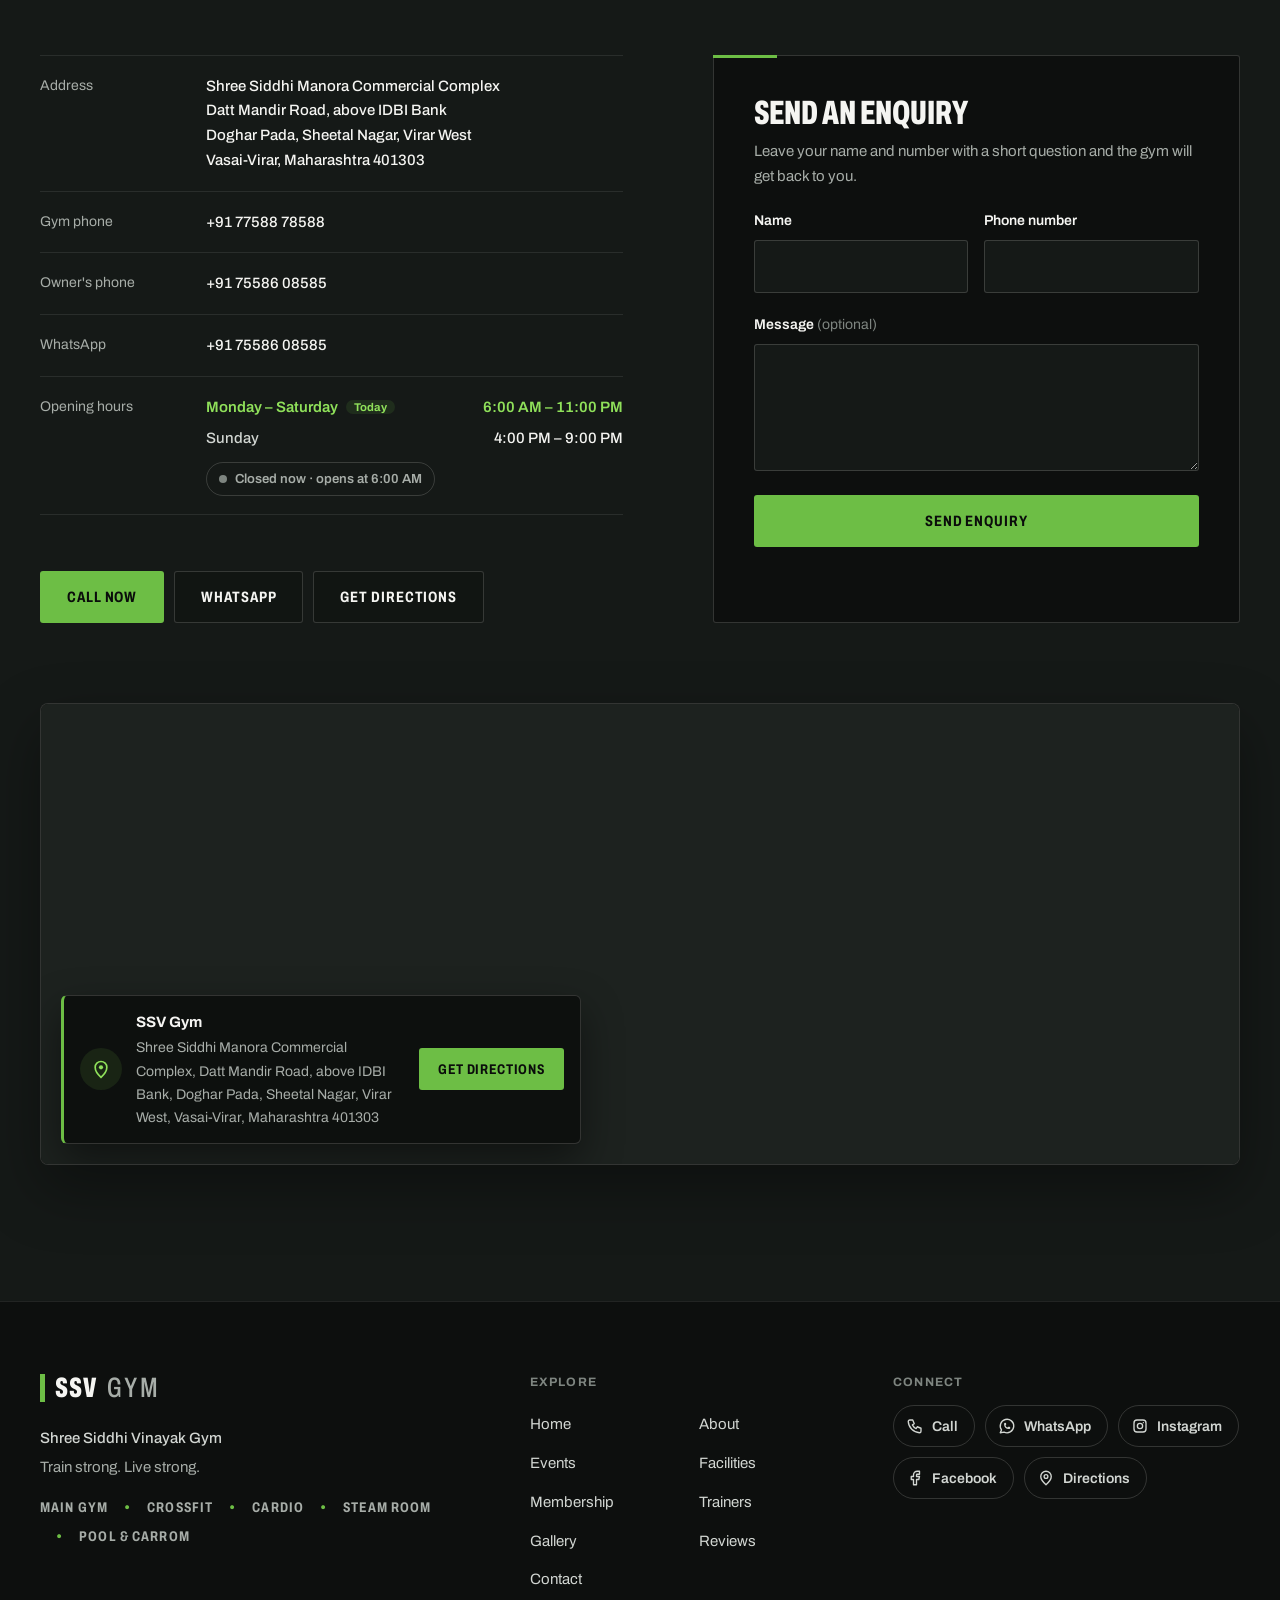
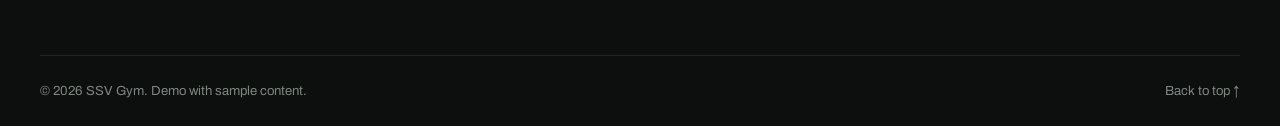
<file: demo/index.html>
<!DOCTYPE html>
<html lang="en-IN">
<head>
  <meta charset="utf-8">
  <meta name="viewport" content="width=device-width, initial-scale=1, viewport-fit=cover">
  <meta name="robots" content="noindex, nofollow">
  <title>Demo · SSV Gym, Virar West</title>
  <meta name="description" content="Demo of the SSV Gym website with sample content.">
  <meta name="theme-color" content="#0D0F0E">
  <link rel="icon" href="../assets/favicon.jpg" type="image/jpeg">
  <link rel="preconnect" href="https://fonts.googleapis.com">
  <link rel="preconnect" href="https://fonts.gstatic.com" crossorigin>
  <link rel="preconnect" href="https://images.unsplash.com">
  <link rel="stylesheet" href="https://fonts.googleapis.com/css2?family=Archivo:wdth,wght@62..125,400..800&display=swap">
  <link rel="stylesheet" href="../css/style.css?v=1.6.4">
  <link rel="stylesheet" href="demo.css?v=1.6.2">
  <script>document.documentElement.classList.add('js');</script>
  <script type="application/json" id="fallback-general">
  { "gym_name": "SSV Gym", "full_name": "Shree Siddhi Vinayak Gym", "review_form": false }
  </script>
</head>
<body class="has-mobile-bar">
  <a class="skip-link" href="#main">Skip to content</a>

  <header class="site-header">
    <div class="container site-header__inner">
      <a class="logo" href="#home" aria-label="SSV Gym, back to top">
        <span class="logo__bar" aria-hidden="true"></span><span class="logo__word">SSV</span><span class="logo__gym">Gym</span>
      </a>
      <nav class="nav" id="site-nav" aria-label="Main">
        <ul class="nav__list">
          <li><a class="nav__link" href="#home">Home</a></li>
          <li><a class="nav__link" href="#about">About</a></li>
          <li><a class="nav__link" href="#facilities">Facilities</a></li>
          <li><a class="nav__link" href="#membership">Membership</a></li>
          <li><a class="nav__link" href="#trainers">Trainers</a></li>
          <li><a class="nav__link" href="#gallery">Gallery</a></li>
          <li><a class="nav__link" href="#contact">Contact</a></li>
        </ul>
        <a class="btn btn--primary btn--sm nav__cta" href="#membership" data-requires="membership">View membership plans</a>
      </nav>
      <button class="nav-toggle" type="button" aria-expanded="false" aria-controls="site-nav" aria-label="Open menu"><span></span><span></span></button>
    </div>
  </header>

  <main id="main">
    <section class="hero" id="home" aria-labelledby="hero-title">
      <div class="hero__media media" id="hero-media" data-label="Hero photo"></div>
      <div class="hero__shade" aria-hidden="true"></div>
      <div class="container hero__inner">
        <div class="hero__title">
          <h1 class="hero__brand" id="hero-title"><b data-g="gym_name">SSV Gym</b><span><span data-g="full_name">Shree Siddhi Vinayak Gym</span>, Virar West</span></h1>
          <p class="hero__heading" id="hero-heading"><span class="hero__line">Train strong.</span><span class="hero__line">Live strong.</span></p>
        </div>
        <p class="hero__sub" data-g="hero_subtitle" data-optional hidden></p>
        <div class="hero__actions">
          <a class="btn btn--primary" href="#facilities" data-requires="facilities">View facilities</a>
          <a class="btn btn--ghost" href="#membership" data-requires="membership">Membership plans</a>
        </div>
      </div>
      <div class="hero__strip">
        <div class="container">
          <ul class="facility-strip" data-g-list="facility_strip" aria-label="Areas at SSV Gym"></ul>
        </div>
      </div>
    </section>

    <section class="stats" id="stats" aria-label="SSV Gym at a glance" hidden>
      <div class="container"><dl class="stats__grid" id="stats-grid"></dl></div>
    </section>

    <section class="notice" id="announcements" aria-labelledby="notice-title" hidden>
      <div class="container notice__inner">
        <h2 class="notice__label" id="notice-title">Announcements</h2>
        <ul class="notice__list" id="notice-list"></ul>
      </div>
    </section>

    <section class="section about" id="about" aria-labelledby="about-title">
      <div class="container about__grid">
        <div class="about__media reveal">
          <div class="media media--portrait" id="about-media" data-label="About photo"></div>
          <p class="about__tag" hidden><strong id="zone-count">3</strong> dedicated areas</p>
        </div>
        <div class="about__body reveal">
          <p class="section-label">About SSV</p>
          <h2 id="about-title" data-g="about_heading">Shree Siddhi Vinayak Gym</h2>
          <div class="about__text" id="about-text"></div>
          <ul class="highlights" id="about-highlights" hidden></ul>
          <div class="about__actions">
            <a class="btn btn--primary" href="#contact">Contact SSV</a>
            <a class="text-link" href="#facilities" data-requires="facilities">Explore facilities</a>
          </div>
        </div>
      </div>
    </section>

    <section class="section events" id="events" aria-labelledby="events-title" hidden>
      <div class="container">
        <header class="section-head section-head--split reveal">
          <div>
            <p class="section-label">Events</p>
            <h2 id="events-title">What's on at SSV</h2>
          </div>
          <p class="section-head__lead">Tournaments, competitions and special sessions at the gym. Tap Ask about this to register your interest.</p>
        </header>
        <div class="event-grid reveal" id="event-grid"></div>
      </div>
    </section>

    <section class="section facilities" id="facilities" aria-labelledby="facilities-title">
      <div class="container">
        <header class="section-head section-head--split reveal">
          <div>
            <p class="section-label">Facilities</p>
            <h2 id="facilities-title">Train &amp; recover</h2>
          </div>
          <p class="section-head__lead" data-g="facilities_intro" data-optional hidden></p>
        </header>
        <div class="facility-grid reveal" id="facility-grid"></div>
        <div class="facility-extra" id="facility-extra" hidden>
          <h3 class="facility-extra__title">Also at SSV</h3>
          <ul class="facility-extra__list" id="facility-extra-list"></ul>
        </div>
      </div>
    </section>

    <section class="section plans" id="membership" aria-labelledby="plans-title">
      <div class="container">
        <header class="section-head section-head--split reveal">
          <div>
            <p class="section-label">Membership</p>
            <h2 id="plans-title">Membership plans</h2>
          </div>
          <p class="section-head__lead">Pick the duration that suits your routine, then tap Enquire to ask about joining.</p>
        </header>
        <div class="plan-board reveal" id="plan-grid"></div>
        <p class="plans__note" id="plans-note">Call or WhatsApp the gym to confirm current fees and offers.</p>
        <div class="services reveal" id="services" hidden>
          <h3 class="services__title" data-g="services_heading">Personal training and diet plans</h3>
          <div class="service-grid" id="service-grid"></div>
          <p class="services__call" data-row="call">Call for assistance <a data-link="phone" data-show="phone" href="tel:+917758878588">+91 77588 78588</a></p>
        </div>
      </div>
    </section>

    <section class="section trainers" id="trainers" aria-labelledby="trainers-title">
      <div class="container">
        <header class="section-head reveal">
          <p class="section-label">Trainers</p>
          <h2 id="trainers-title">Coaches on the floor</h2>
        </header>
        <div class="trainer-grid reveal" id="trainer-grid"></div>
      </div>
    </section>

    <section class="section gallery" id="gallery" aria-labelledby="gallery-title">
      <div class="container">
        <header class="section-head section-head--split reveal">
          <div>
            <p class="section-label">Gallery</p>
            <h2 id="gallery-title">Inside SSV</h2>
          </div>
          <p class="section-head__lead">The gym floor, the CrossFit zone, training sessions, equipment and events.</p>
        </header>
        <div class="gallery-grid" id="gallery-grid"></div>
        <div class="gallery__more">
          <p class="gallery__count" id="gallery-count" aria-live="polite"></p>
          <a class="btn btn--ghost" id="gallery-all" href="gallery.html" hidden>See the full gallery <span aria-hidden="true">→</span></a>
        </div>
      </div>
    </section>

    <section class="section social" id="social" aria-labelledby="social-title">
      <div class="container">
        <header class="section-head section-head--split reveal">
          <div>
            <p class="section-label">Social</p>
            <h2 id="social-title">Follow SSV</h2>
          </div>
          <p class="section-head__lead">Workouts, events and life at the gym, on Instagram and Facebook.</p>
        </header>
        <div class="social__grid reveal" id="social-grid">
          <a class="social-card social-card--instagram" id="social-instagram" href="https://www.instagram.com/ssvgym2021/" target="_blank" rel="noopener">
            <span class="social-card__avatar" aria-hidden="true"><span>SSV</span><img src="../assets/favicon.jpg" alt="" width="108" height="108" loading="lazy" decoding="async"></span>
            <span class="social-card__body">
              <span class="social-card__network"><svg viewBox="0 0 24 24" aria-hidden="true"><rect x="3" y="3" width="18" height="18" rx="5"/><circle cx="12" cy="12" r="4"/><path d="M17.5 6.5v.01"/></svg>Instagram</span>
              <strong class="social-card__handle" id="social-instagram-handle">@ssvgym2021</strong>
              <span class="social-card__text">Training clips, events and member moments from SSV Gym.</span>
            </span>
            <span class="social-card__cta">Follow on Instagram <span aria-hidden="true">→</span></span>
          </a>
          <a class="social-card social-card--facebook" id="social-facebook" href="https://www.facebook.com/p/SSV-GYM-100069942823280/" target="_blank" rel="noopener">
            <span class="social-card__icon" aria-hidden="true"><svg viewBox="0 0 24 24"><path d="M14 8h3V4h-3a4 4 0 0 0-4 4v2H7v4h3v7h4v-7h3l1-4h-4V8z"/></svg></span>
            <span class="social-card__body">
              <span class="social-card__network">Facebook</span>
              <strong class="social-card__handle">SSV Gym</strong>
              <span class="social-card__text">News, events and photos from the gym.</span>
            </span>
            <span class="social-card__cta">Visit the page <span aria-hidden="true">→</span></span>
          </a>
        </div>
      </div>
    </section>

    <section class="section reviews" id="reviews" aria-labelledby="reviews-title">
      <div class="container">
        <header class="section-head section-head--split reveal">
          <div>
            <p class="section-label">Reviews</p>
            <h2 id="reviews-title">What members say</h2>
          </div>
          <div class="reviews__aside">
            <div class="scores" id="review-scores" role="tablist" aria-label="Choose reviews" hidden>
              <button class="score" type="button" role="tab" data-tab="google" aria-selected="false" hidden>
                <span class="score__source">Google</span>
                <span class="score__row"><strong class="score__value" id="score-google">–</strong><span id="score-google-stars"></span></span>
                <span class="score__count" id="score-google-count"></span>
              </button>
              <button class="score" type="button" role="tab" data-tab="site" aria-selected="false" hidden>
                <span class="score__source">On this website</span>
                <span class="score__row"><strong class="score__value" id="score-site">–</strong><span id="score-site-stars"></span></span>
                <span class="score__count" id="score-site-count"></span>
              </button>
            </div>
            <div class="reviews__actions">
              <a class="btn btn--primary btn--sm" id="google-reviews" href="#reviews" target="_blank" rel="noopener" hidden>See all reviews on Google</a>
              <button class="btn btn--ghost btn--sm" type="button" id="write-review" hidden>Write a review</button>
            </div>
          </div>
        </header>
        <p class="reviews__note" id="reviews-note" role="status" hidden></p>
        <div class="review-grid reveal" id="review-grid"></div>
        <div class="reviews__more" id="reviews-more" hidden>
          <button class="btn btn--ghost" type="button" id="all-reviews">See all <span id="all-reviews-count"></span> reviews</button>
          <a class="btn btn--ghost" id="google-more" href="#reviews" target="_blank" rel="noopener" hidden>Read all reviews on Google</a>
        </div>
      </div>
    </section>

    <section class="section contact" id="contact" aria-labelledby="contact-title">
      <div class="container">
        <header class="section-head section-head--split contact__head reveal">
          <div>
            <p class="section-label">Contact</p>
            <h2 id="contact-title">Visit <span data-g="gym_name">SSV Gym</span></h2>
          </div>
          <p class="section-head__lead" data-g="full_name">Shree Siddhi Vinayak Gym</p>
        </header>
        <div class="contact__grid">
          <div class="contact__info reveal">
            <dl class="contact__list">
              <div data-row="address"><dt>Address</dt><dd data-g-lines="address"></dd></div>
              <div data-row="phone"><dt>Gym phone</dt><dd><a data-link="phone" data-show="phone" href="tel:+917758878588">+91 77588 78588</a></dd></div>
              <div data-row="phone2"><dt>Owner's phone</dt><dd><a data-link="phone2" data-show="phone2" href="tel:+917558608585">+91 75586 08585</a></dd></div>
              <div data-row="whatsapp"><dt>WhatsApp</dt><dd><a data-link="whatsapp" data-show="whatsapp" href="https://wa.me/917558608585" target="_blank" rel="noopener">+91 75586 08585</a></dd></div>
              <div data-row="hours"><dt>Opening hours</dt><dd><ul class="hours" data-hours></ul><p class="hours__status" data-hours-status hidden></p></dd></div>
            </dl>
            <div class="contact__actions">
              <a class="btn btn--primary" data-link="phone" href="tel:+917758878588">Call now</a>
              <a class="btn btn--ghost" data-link="whatsapp" href="https://wa.me/917558608585" target="_blank" rel="noopener">WhatsApp</a>
              <a class="btn btn--ghost" data-link="maps" href="https://maps.app.goo.gl/EX4aAEYxKCztUjqv6" target="_blank" rel="noopener">Get directions</a>
            </div>
          </div>
          <div class="contact__side reveal">
            <form class="enquiry" id="enquiry-form" novalidate>
              <h3>Send an enquiry</h3>
              <p class="enquiry__intro">Leave your name and number with a short question and the gym will get back to you.</p>
              <div class="enquiry__row">
                <div class="field"><label for="enq-name">Name</label><input id="enq-name" name="name" type="text" autocomplete="name" maxlength="80" required></div>
                <div class="field"><label for="enq-phone">Phone number</label><input id="enq-phone" name="phone" type="tel" autocomplete="tel" inputmode="tel" maxlength="20" required></div>
              </div>
              <div class="field field--grow"><label for="enq-message">Message <span>(optional)</span></label><textarea id="enq-message" name="message" rows="4" maxlength="1000"></textarea></div>
              <div class="hp" aria-hidden="true"><label for="enq-website">Leave this empty</label><input id="enq-website" name="website" type="text" tabindex="-1" autocomplete="off"></div>
              <button class="btn btn--primary btn--block" type="submit">Send enquiry</button>
              <p class="enquiry__status" id="enquiry-status" role="status" aria-live="polite"></p>
            </form>
          </div>
        </div>
      </div>
      <div class="container contact__map reveal" hidden>
        <figure class="map" id="map-embed"></figure>
      </div>
    </section>
  </main>

  <footer class="site-footer">
    <div class="container footer__grid">
      <div class="footer__brand">
        <a class="logo" href="#home" aria-label="SSV Gym, back to top"><span class="logo__bar" aria-hidden="true"></span><span class="logo__word">SSV</span><span class="logo__gym">Gym</span></a>
        <p class="footer__full" data-g="full_name">Shree Siddhi Vinayak Gym</p>
        <p class="footer__tagline" data-g="tagline" data-optional hidden></p>
        <ul class="facility-strip facility-strip--small" data-g-list="facility_strip"></ul>
      </div>
      <nav class="footer__col" aria-label="Footer">
        <h2 class="footer__title">Explore</h2>
        <ul class="footer__nav">
          <li><a href="#home">Home</a></li>
          <li><a href="#about">About</a></li>
          <li><a href="#events">Events</a></li>
          <li><a href="#facilities">Facilities</a></li>
          <li><a href="#membership">Membership</a></li>
          <li><a href="#trainers">Trainers</a></li>
          <li><a href="gallery.html">Gallery</a></li>
          <li><a href="#reviews">Reviews</a></li>
          <li><a href="#contact">Contact</a></li>
        </ul>
      </nav>
      <div class="footer__col" id="footer-connect">
        <h2 class="footer__title">Connect</h2>
        <ul class="footer__links">
          <li><a data-link="phone" href="tel:+917758878588"><svg viewBox="0 0 24 24" aria-hidden="true"><path d="M5 4h4l2 5-2.5 1.5a11 11 0 0 0 5 5L15 13l5 2v4a2 2 0 0 1-2 2A16 16 0 0 1 3 6a2 2 0 0 1 2-2"/></svg>Call</a></li>
          <li><a data-link="whatsapp" href="https://wa.me/917558608585" target="_blank" rel="noopener"><svg viewBox="0 0 24 24" aria-hidden="true"><path d="M3 21l1.65-3.8a9 9 0 1 1 3.4 2.9L3 21"/><path d="M9 10a.5.5 0 0 0 1 0V9a.5.5 0 0 0-1 0v1a5 5 0 0 0 5 5h1a.5.5 0 0 0 0-1h-1a.5.5 0 0 0 0 1"/></svg>WhatsApp</a></li>
          <li><a data-link="instagram" href="https://www.instagram.com/ssvgym2021/" target="_blank" rel="noopener"><svg viewBox="0 0 24 24" aria-hidden="true"><rect x="4" y="4" width="16" height="16" rx="4"/><circle cx="12" cy="12" r="3.5"/><path d="M16.5 7.5v.01"/></svg>Instagram</a></li>
          <li><a data-link="facebook" href="https://www.facebook.com/p/SSV-GYM-100069942823280/" target="_blank" rel="noopener"><svg viewBox="0 0 24 24" aria-hidden="true"><path d="M7 10v4h3v7h4v-7h3l1-4h-4V8a1 1 0 0 1 1-1h3V3h-3a5 5 0 0 0-5 5v2H7"/></svg>Facebook</a></li>
          <li><a data-link="maps" href="https://maps.app.goo.gl/EX4aAEYxKCztUjqv6" target="_blank" rel="noopener"><svg viewBox="0 0 24 24" aria-hidden="true"><path d="M12 21s-7-6.1-7-11a7 7 0 1 1 14 0c0 4.9-7 11-7 11z"/><circle cx="12" cy="10" r="2.5"/></svg>Directions</a></li>
        </ul>
      </div>
    </div>
    <div class="container footer__bottom">
      <p>&copy; <span id="year">2026</span> SSV Gym. Demo with sample content.</p>
      <a href="#home">Back to top ↑</a>
    </div>
  </footer>

  <nav class="mobile-bar" id="mobile-bar" aria-label="Quick contact">
    <a class="btn btn--ghost" data-link="phone" href="tel:+917758878588">Call</a>
    <a class="btn btn--primary" data-link="whatsapp" href="https://wa.me/917558608585" target="_blank" rel="noopener">WhatsApp</a>
  </nav>

  <dialog class="lightbox" id="lightbox" aria-label="Photo and video viewer">
    <div class="lightbox__inner">
      <button class="lb-btn lightbox__close" type="button" data-lb="close" aria-label="Close the viewer"><svg viewBox="0 0 24 24" aria-hidden="true"><path d="M6 6l12 12M18 6L6 18"/></svg></button>
      <button class="lb-btn lightbox__prev" type="button" data-lb="prev" aria-label="Previous"><svg viewBox="0 0 24 24" aria-hidden="true"><path d="M15 5l-7 7 7 7"/></svg></button>
      <figure class="lightbox__figure">
        <div id="lb-media"></div>
        <figcaption><span class="lightbox__count" id="lb-count"></span><strong id="lb-title"></strong></figcaption>
      </figure>
      <button class="lb-btn lightbox__next" type="button" data-lb="next" aria-label="Next"><svg viewBox="0 0 24 24" aria-hidden="true"><path d="M9 5l7 7-7 7"/></svg></button>
    </div>
  </dialog>

  <dialog class="sheet" id="reviews-dialog" aria-labelledby="reviews-dialog-title">
    <div class="sheet__panel">
      <header class="sheet__head">
        <h2 id="reviews-dialog-title">All reviews</h2>
        <button class="lb-btn sheet__close" type="button" data-close aria-label="Close"><svg viewBox="0 0 24 24" aria-hidden="true"><path d="M6 6l12 12M18 6L6 18"/></svg></button>
      </header>
      <div class="sheet__bar">
        <div class="chips" role="group" aria-label="Sort reviews">
          <button type="button" class="chip" data-sort="top" aria-pressed="true">Most liked</button>
          <button type="button" class="chip" data-sort="new" aria-pressed="false">Newest</button>
        </div>
      </div>
      <div class="sheet__body">
        <div class="review-list" id="review-list"></div>
        <button class="btn btn--ghost btn--block" type="button" id="review-list-more" hidden>Show more reviews</button>
      </div>
    </div>
  </dialog>

  <dialog class="sheet sheet--narrow" id="review-dialog" aria-labelledby="review-dialog-title">
    <form class="sheet__panel review-form" id="review-form" novalidate>
      <header class="sheet__head">
        <h2 id="review-dialog-title">Write a review</h2>
        <button class="lb-btn sheet__close" type="button" data-close aria-label="Close"><svg viewBox="0 0 24 24" aria-hidden="true"><path d="M6 6l12 12M18 6L6 18"/></svg></button>
      </header>
      <div class="sheet__body">
        <fieldset class="stars-input">
          <legend>Your rating</legend>
          <div class="stars-input__row">
            <input type="radio" id="rate-5" name="rating" value="5"><label for="rate-5"><span class="sr-only">5 stars</span><svg viewBox="0 0 24 24" aria-hidden="true"><path d="M12 2.8l2.8 5.7 6.3.9-4.55 4.43 1.07 6.27L12 17.1l-5.62 2.99 1.07-6.27L2.9 9.4l6.3-.9z"/></svg></label>
            <input type="radio" id="rate-4" name="rating" value="4"><label for="rate-4"><span class="sr-only">4 stars</span><svg viewBox="0 0 24 24" aria-hidden="true"><path d="M12 2.8l2.8 5.7 6.3.9-4.55 4.43 1.07 6.27L12 17.1l-5.62 2.99 1.07-6.27L2.9 9.4l6.3-.9z"/></svg></label>
            <input type="radio" id="rate-3" name="rating" value="3"><label for="rate-3"><span class="sr-only">3 stars</span><svg viewBox="0 0 24 24" aria-hidden="true"><path d="M12 2.8l2.8 5.7 6.3.9-4.55 4.43 1.07 6.27L12 17.1l-5.62 2.99 1.07-6.27L2.9 9.4l6.3-.9z"/></svg></label>
            <input type="radio" id="rate-2" name="rating" value="2"><label for="rate-2"><span class="sr-only">2 stars</span><svg viewBox="0 0 24 24" aria-hidden="true"><path d="M12 2.8l2.8 5.7 6.3.9-4.55 4.43 1.07 6.27L12 17.1l-5.62 2.99 1.07-6.27L2.9 9.4l6.3-.9z"/></svg></label>
            <input type="radio" id="rate-1" name="rating" value="1"><label for="rate-1"><span class="sr-only">1 star</span><svg viewBox="0 0 24 24" aria-hidden="true"><path d="M12 2.8l2.8 5.7 6.3.9-4.55 4.43 1.07 6.27L12 17.1l-5.62 2.99 1.07-6.27L2.9 9.4l6.3-.9z"/></svg></label>
          </div>
          <span class="stars-input__text" id="rating-text" aria-hidden="true">Tap a star</span>
        </fieldset>
        <div class="field"><label for="rev-name">Your name</label><input id="rev-name" name="name" type="text" autocomplete="name" maxlength="60" required></div>
        <div class="field"><label for="rev-text">Your review</label><textarea id="rev-text" name="review" rows="5" maxlength="800" required></textarea><small class="field__count"><span id="rev-count">0</span> / 800</small></div>
        <div class="hp" aria-hidden="true"><label for="rev-website">Leave this empty</label><input id="rev-website" name="website" type="text" tabindex="-1" autocomplete="off"></div>
        <button class="btn btn--primary btn--block" type="submit">Post review</button>
        <p class="enquiry__status" id="review-status" role="status" aria-live="polite"></p>
        <p class="review-form__note">Demo: your review shows here, on this device only, until you refresh.</p>
        <p class="review-form__alt" id="google-write-row" hidden><a id="google-write" href="#reviews" target="_blank" rel="noopener">Review on Google</a></p>
      </div>
    </form>
  </dialog>

  <aside class="demo-note" id="demo-note" aria-label="About this demo">
    <span class="demo-note__tag">Demo</span>
    <button class="demo-note__toggle" type="button" data-demo-toggle aria-expanded="true" aria-controls="demo-note-text" aria-label="Show less">–</button>
    <p class="demo-note__text" id="demo-note-text">Sample content. What you change in the demo admin shows here, on this device only, and is gone after a refresh. Nothing is saved anywhere.</p>
    <a class="demo-note__link" href="admin.html">Try the admin panel</a>
  </aside>

  <script src="../js/utils.js?v=1.6.2"></script>
  <script src="data.js?v=1.6.2"></script>
  <script src="api.js?v=1.6.2"></script>
  <script src="../js/gallery.js?v=1.6.2"></script>
  <script src="../js/main.js?v=1.6.2"></script>
  <script src="demo.js?v=1.6.2"></script>
</body>
</html>
</file>
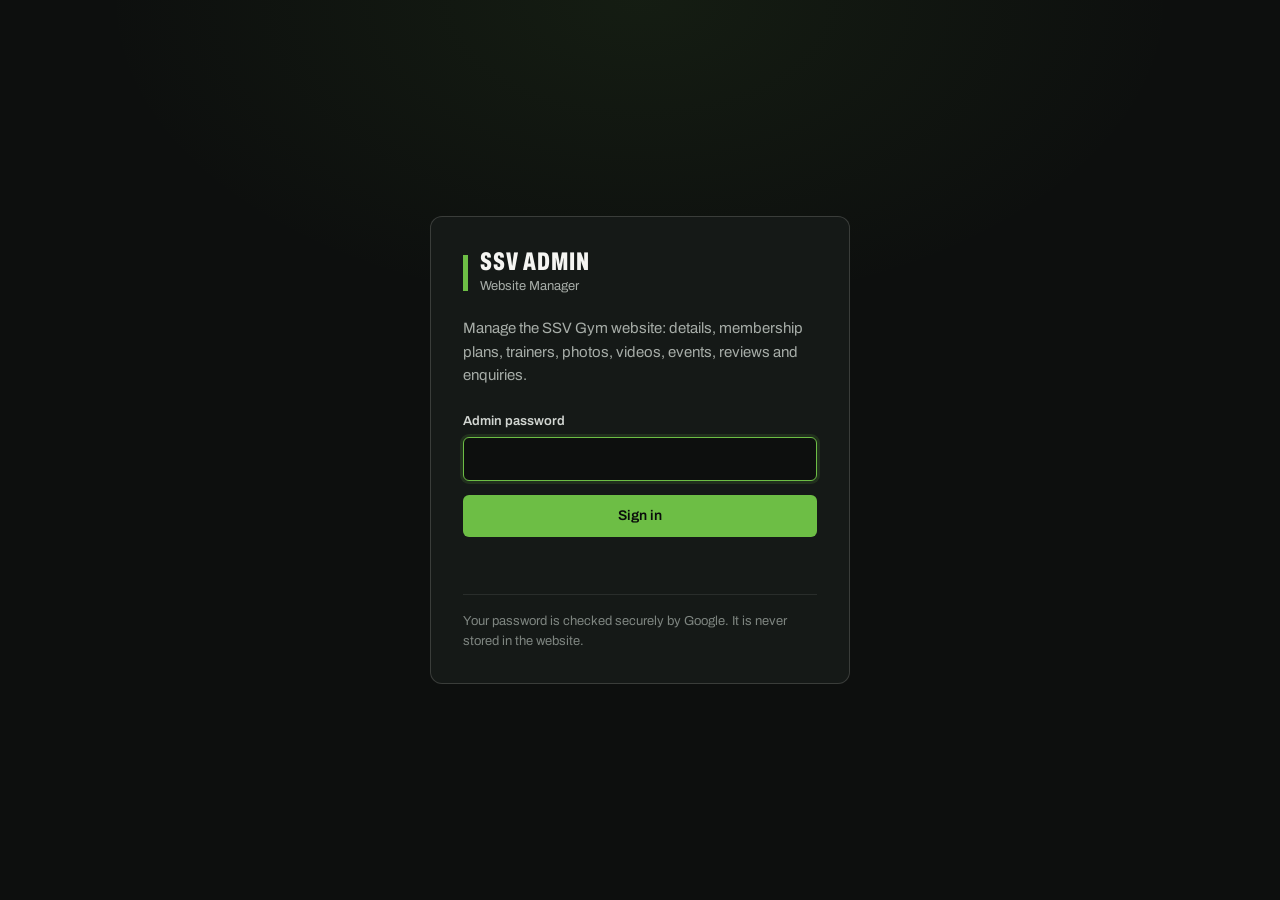
<file: admin.html>
<!DOCTYPE html>
<html lang="en">
<head>
  <meta charset="utf-8">
  <meta name="viewport" content="width=device-width, initial-scale=1">
  <meta name="robots" content="noindex, nofollow">
  <title>SSV Admin · Website Manager</title>
  <link rel="icon" href="assets/favicon.jpg" type="image/jpeg">
  <link rel="preconnect" href="https://fonts.googleapis.com">
  <link rel="preconnect" href="https://fonts.gstatic.com" crossorigin>
  <link rel="stylesheet" href="https://fonts.googleapis.com/css2?family=Archivo:wdth,wght@62..125,400..800&display=swap">
  <!-- ?v= makes browsers load the new file after an update. Change it whenever you edit a CSS or JS file. -->
  <link rel="stylesheet" href="css/admin.css?v=1.6.0">
</head>
<body>
  <!-- SIGN IN. No password is stored in this file: the backend verifies it. -->
  <main class="login" id="login-view">
    <div class="login__card">
      <div class="brand"><span class="brand__bar" aria-hidden="true"></span><div><strong>SSV Admin</strong><span>Website Manager</span></div></div>
      <p class="login__intro">Manage the SSV Gym website: details, membership plans, trainers, photos, videos, events, reviews and enquiries.</p>
      <form id="login-form" novalidate hidden>
        <label class="field"><span class="field__label">Admin password</span><input type="password" name="password" autocomplete="current-password" required></label>
        <button class="btn btn--primary btn--block" type="submit">Sign in</button>
        <p class="login__msg" id="login-msg" role="alert"></p>
      </form>
      <div class="login__setup" id="login-setup" hidden>
        <p><strong>Not connected yet.</strong> The admin panel can't reach the website's Google Sheet.</p>
        <p class="login__small">For the developer: set <code>API_URL</code> in <code>js/config.js</code>.</p>
      </div>
      <noscript><p class="login__msg">The admin panel needs JavaScript. Turn it on and reload the page.</p></noscript>
      <p class="login__foot">Your password is checked securely by Google. It is never stored in the website.</p>
    </div>
  </main>

  <!-- APP -->
  <div class="app" id="app" hidden>
    <aside class="sidebar" id="sidebar" aria-label="Admin navigation">
      <div class="brand"><span class="brand__bar" aria-hidden="true"></span><div><strong>SSV Admin</strong><span>Website Manager</span></div></div>
      <nav class="sidebar__nav">
        <a href="#dashboard" data-view="dashboard">Dashboard</a>
        <p class="sidebar__group">Website content</p>
        <a href="#general" data-view="general">General information</a>
        <a href="#facilities" data-view="facilities">Facilities</a>
        <a href="#plans" data-view="plans">Membership plans</a>
        <a href="#services" data-view="services">Personal training &amp; diet</a>
        <a href="#trainers" data-view="trainers">Trainers</a>
        <a href="#gallery" data-view="gallery">Gallery</a>
        <a href="#reviews" data-view="reviews">Reviews <span class="nav-badge" id="nav-reviews-badge" hidden></span></a>
        <a href="#announcements" data-view="announcements">Announcements &amp; events</a>
        <p class="sidebar__group">Photos</p>
        <a href="#media" data-view="media">Media library</a>
        <p class="sidebar__group">Members &amp; setup</p>
        <a href="#enquiries" data-view="enquiries">Enquiries <span class="nav-badge" id="nav-enquiries-badge" hidden></span></a>
        <a href="#settings" data-view="settings">Settings</a>
      </nav>
      <div class="sidebar__foot">
        <a class="btn btn--ghost btn--sm" href="index.html" target="_blank" rel="noopener">View website</a>
        <button class="btn btn--ghost btn--sm" type="button" id="logout-btn">Sign out</button>
      </div>
    </aside>
    <div class="scrim" id="scrim"></div>

    <div class="main">
      <header class="topbar">
        <button class="sidebar-toggle" id="sidebar-toggle" type="button" aria-label="Open navigation" aria-controls="sidebar" aria-expanded="false">
          <svg width="18" height="18" viewBox="0 0 24 24" aria-hidden="true"><path d="M3 6h18M3 12h18M3 18h18" stroke="currentColor" stroke-width="2"/></svg>
        </button>
        <h1 id="view-title" tabindex="-1">Dashboard</h1>
        <div class="topbar__right">
          <span class="conn is-live" id="conn-status">Connected</span>
          <button class="btn btn--ghost btn--sm" type="button" id="refresh-btn">Refresh</button>
        </div>
      </header>
      <section class="view" id="view"></section>

      <!-- Appears while items are ticked -->
      <div class="bulk-bar" id="bulk-bar" role="region" aria-label="Selected items" hidden>
        <strong id="bulk-count">0 selected</strong>
        <button class="btn btn--danger btn--sm" type="button" id="bulk-delete">Delete</button>
        <button class="btn btn--ghost btn--sm" type="button" id="bulk-clear">Clear</button>
      </div>
    </div>
  </div>

  <!-- ADD / EDIT DIALOG -->
  <dialog class="modal" id="modal" aria-labelledby="modal-title">
    <form class="modal__form" id="modal-form" method="dialog" novalidate>
      <header class="modal__head">
        <h2 id="modal-title">Edit</h2>
        <button class="icon-btn" type="button" data-close aria-label="Close">&times;</button>
      </header>
      <div class="modal__body" id="modal-body"></div>
      <footer class="modal__foot">
        <button class="btn btn--ghost" type="button" data-close>Cancel</button>
        <button class="btn btn--primary" type="submit" id="modal-save">Save</button>
      </footer>
    </form>
    <div class="toasts" id="modal-toasts" aria-live="polite"></div>
  </dialog>

  <div class="toasts" id="toasts" aria-live="polite"></div>
  <input type="file" id="file-picker" accept="image/jpeg,image/png,image/webp" hidden>

  <script src="js/config.js?v=1.6.0"></script>
  <script src="js/utils.js?v=1.6.0"></script>
  <script src="js/api.js?v=1.6.0"></script>
  <script src="js/admin.js?v=1.6.0"></script>
</body>
</html>
</file>
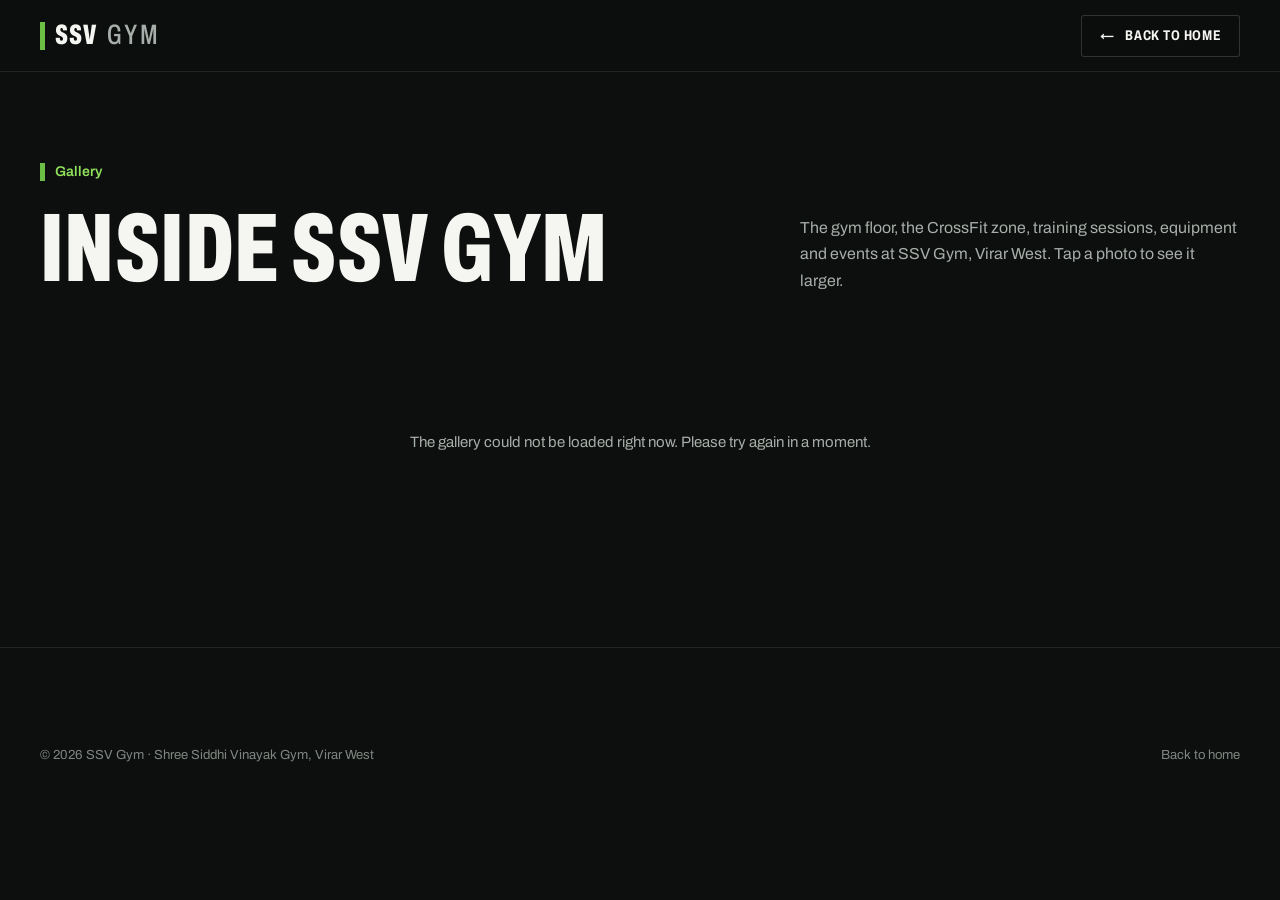
<file: gallery.html>
<!DOCTYPE html>
<html lang="en-IN">
<head>
  <meta charset="utf-8">
  <meta name="viewport" content="width=device-width, initial-scale=1, viewport-fit=cover">
  <title>Gallery | SSV Gym, Virar West</title>
  <meta name="description" content="Photos and videos from SSV Gym (Shree Siddhi Vinayak Gym), Virar West: the gym floor, the CrossFit zone, training sessions, equipment and events.">
  <meta name="robots" content="index, follow, max-image-preview:large">
  <link rel="canonical" href="https://ssvgym.github.io/ssv-gym/gallery.html">
  <meta name="theme-color" content="#0D0F0E">
  <meta property="og:type" content="website">
  <meta property="og:site_name" content="SSV Gym">
  <meta property="og:title" content="Gallery | SSV Gym, Virar West">
  <meta property="og:description" content="Photos and videos from SSV Gym, Virar West: the gym floor, the CrossFit zone, training sessions and events.">
  <meta property="og:locale" content="en_IN">
  <meta property="og:url" content="https://ssvgym.github.io/ssv-gym/gallery.html">
  <meta property="og:image" content="https://ssvgym.github.io/ssv-gym/assets/favicon.jpg">
  <meta name="twitter:card" content="summary">
  <link rel="icon" href="assets/favicon.jpg" type="image/jpeg">
  <link rel="apple-touch-icon" href="assets/favicon.jpg">
  <link rel="preconnect" href="https://fonts.googleapis.com">
  <link rel="preconnect" href="https://fonts.gstatic.com" crossorigin>
  <link rel="preconnect" href="https://script.google.com">
  <link rel="preconnect" href="https://res.cloudinary.com">
  <link rel="stylesheet" href="https://fonts.googleapis.com/css2?family=Archivo:wdth,wght@62..125,400..800&display=swap">
  <link rel="stylesheet" href="css/style.css?v=1.6.4">
  <script>document.documentElement.classList.add('js');</script>
</head>
<body class="page-gallery has-mobile-bar">
  <a class="skip-link" href="#main">Skip to content</a>

  <header class="site-header is-scrolled">
    <div class="container site-header__inner">
      <a class="logo" href="./" aria-label="SSV Gym home">
        <span class="logo__bar" aria-hidden="true"></span><span class="logo__word">SSV</span><span class="logo__gym">Gym</span>
      </a>
      <a class="btn btn--ghost btn--sm" href="./"><span aria-hidden="true">←</span> Back to home</a>
    </div>
  </header>

  <main id="main" class="gpage">
    <section class="section" aria-labelledby="gallery-title">
      <!-- The heading and filters stay in the page width. -->
      <div class="container">
        <header class="section-head section-head--split">
          <div>
            <p class="section-label">Gallery</p>
            <h1 class="gpage__title" id="gallery-title">Inside SSV Gym</h1>
          </div>
          <p class="section-head__lead">The gym floor, the CrossFit zone, training sessions, equipment and events at SSV Gym, Virar West. Tap a photo to see it larger.</p>
        </header>
        <div class="gallery__bar">
          <div class="chips" id="gallery-filters" role="group" aria-label="Filter the gallery by category"></div>
          <p class="gallery__count" id="gallery-count" aria-live="polite"></p>
        </div>
      </div>
      <!-- The photos use the whole width of the screen: more columns on wider screens. -->
      <div class="gpage__wall">
        <div class="masonry" id="gallery-grid"></div>
      </div>
      <div class="container">
        <p class="gpage__empty" id="gallery-empty" hidden>No photos yet.</p>
      </div>
    </section>
  </main>

  <footer class="site-footer site-footer--slim">
    <div class="container footer__bottom">
      <p>&copy; <span id="year">2026</span> SSV Gym · Shree Siddhi Vinayak Gym, Virar West</p>
      <a href="./">Back to home</a>
    </div>
  </footer>

  <nav class="mobile-bar" id="mobile-bar" aria-label="Quick contact">
    <a class="btn btn--ghost" data-link="phone" href="tel:+917758878588">Call</a>
    <a class="btn btn--primary" data-link="whatsapp" href="https://wa.me/917558608585" target="_blank" rel="noopener">WhatsApp</a>
  </nav>

  <dialog class="lightbox" id="lightbox" aria-label="Photo and video viewer">
    <div class="lightbox__inner">
      <button class="lb-btn lightbox__close" type="button" data-lb="close" aria-label="Close the viewer"><svg viewBox="0 0 24 24" aria-hidden="true"><path d="M6 6l12 12M18 6L6 18"/></svg></button>
      <button class="lb-btn lightbox__prev" type="button" data-lb="prev" aria-label="Previous"><svg viewBox="0 0 24 24" aria-hidden="true"><path d="M15 5l-7 7 7 7"/></svg></button>
      <figure class="lightbox__figure">
        <div id="lb-media"></div>
        <figcaption><span class="lightbox__count" id="lb-count"></span><strong id="lb-title"></strong></figcaption>
      </figure>
      <button class="lb-btn lightbox__next" type="button" data-lb="next" aria-label="Next"><svg viewBox="0 0 24 24" aria-hidden="true"><path d="M9 5l7 7-7 7"/></svg></button>
    </div>
  </dialog>

  <noscript><p class="noscript">JavaScript is turned off, so the gallery can't load. Call the gym on +91 77588 78588.</p></noscript>

  <script src="js/config.js?v=1.6.2"></script>
  <script src="js/utils.js?v=1.6.2"></script>
  <script src="js/api.js?v=1.6.2"></script>
  <script src="js/gallery.js?v=1.6.2"></script>
  <script src="js/gallery-page.js?v=1.6.2"></script>
</body>
</html>
</file>
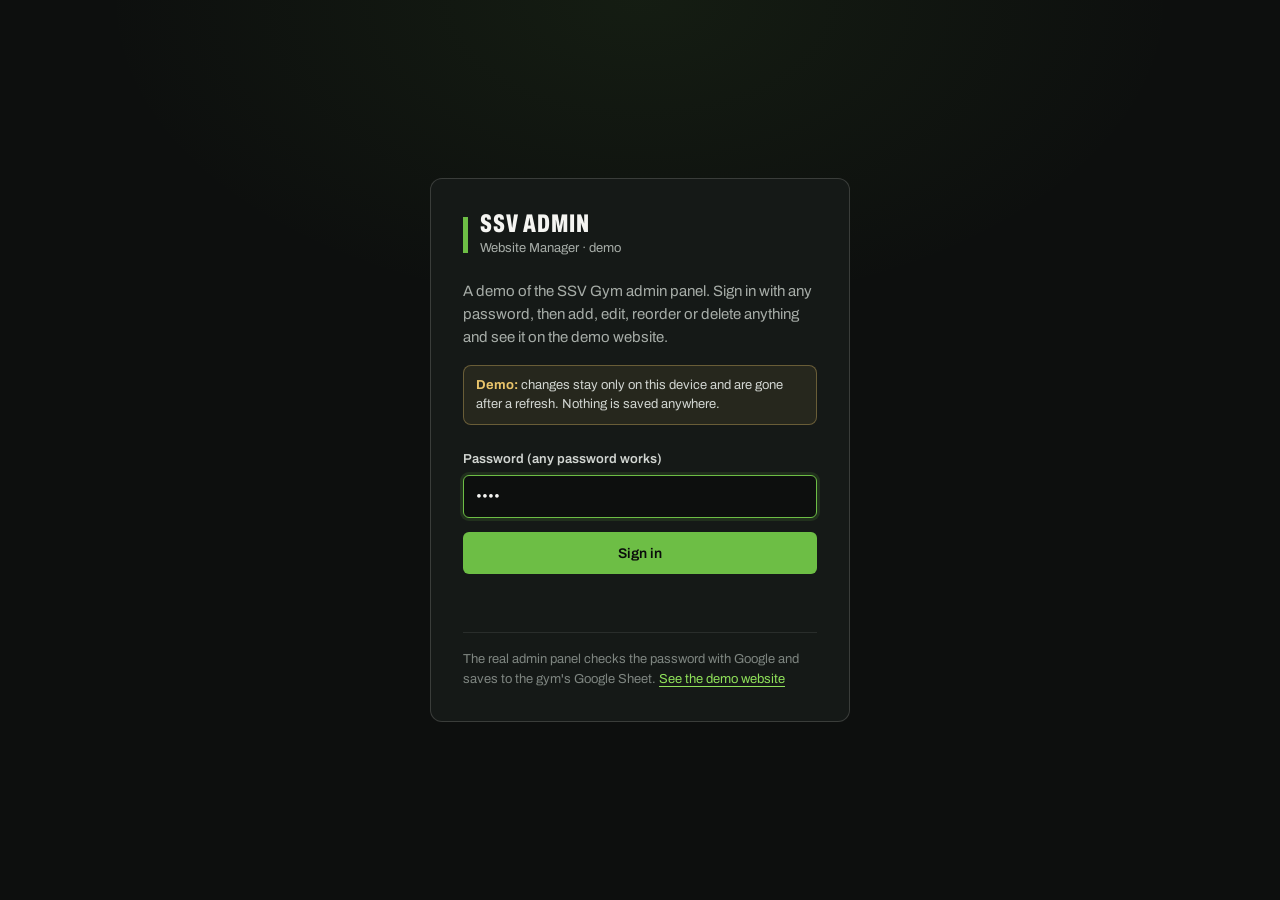
<file: demo/admin.html>
<!DOCTYPE html>
<html lang="en">
<head>
  <meta charset="utf-8">
  <meta name="viewport" content="width=device-width, initial-scale=1">
  <meta name="robots" content="noindex, nofollow">
  <title>Demo · SSV Admin</title>
  <link rel="icon" href="../assets/favicon.jpg" type="image/jpeg">
  <link rel="preconnect" href="https://fonts.googleapis.com">
  <link rel="preconnect" href="https://fonts.gstatic.com" crossorigin>
  <link rel="stylesheet" href="https://fonts.googleapis.com/css2?family=Archivo:wdth,wght@62..125,400..800&display=swap">
  <link rel="stylesheet" href="../css/admin.css?v=1.6.0">
  <link rel="stylesheet" href="demo.css?v=1.6.0">
</head>
<body>
  <main class="login" id="login-view">
    <div class="login__card">
      <div class="brand"><span class="brand__bar" aria-hidden="true"></span><div><strong>SSV Admin</strong><span>Website Manager · demo</span></div></div>
      <p class="login__intro">A demo of the SSV Gym admin panel. Sign in with any password, then add, edit, reorder or delete anything and see it on the demo website.</p>
      <p class="demo-callout"><b>Demo:</b> changes stay only on this device and are gone after a refresh. Nothing is saved anywhere.</p>
      <form id="login-form" novalidate hidden>
        <label class="field"><span class="field__label">Password (any password works)</span><input type="password" name="password" value="demo" autocomplete="off" required></label>
        <button class="btn btn--primary btn--block" type="submit">Sign in</button>
        <p class="login__msg" id="login-msg" role="alert"></p>
      </form>
      <div class="login__setup" id="login-setup" hidden><p><strong>The demo could not start.</strong></p></div>
      <p class="login__foot">The real admin panel checks the password with Google and saves to the gym's Google Sheet. <a href="index.html">See the demo website</a></p>
    </div>
  </main>

  <div class="app" id="app" hidden>
    <aside class="sidebar" id="sidebar" aria-label="Admin navigation">
      <div class="brand"><span class="brand__bar" aria-hidden="true"></span><div><strong>SSV Admin</strong><span>Website Manager · demo</span></div></div>
      <nav class="sidebar__nav">
        <a href="#dashboard" data-view="dashboard">Dashboard</a>
        <p class="sidebar__group">Website content</p>
        <a href="#general" data-view="general">General information</a>
        <a href="#facilities" data-view="facilities">Facilities</a>
        <a href="#plans" data-view="plans">Membership plans</a>
        <a href="#services" data-view="services">Personal training &amp; diet</a>
        <a href="#trainers" data-view="trainers">Trainers</a>
        <a href="#gallery" data-view="gallery">Gallery</a>
        <a href="#reviews" data-view="reviews">Reviews <span class="nav-badge" id="nav-reviews-badge" hidden></span></a>
        <a href="#announcements" data-view="announcements">Announcements &amp; events</a>
        <p class="sidebar__group">Photos</p>
        <a href="#media" data-view="media">Media library</a>
        <p class="sidebar__group">Members &amp; setup</p>
        <a href="#enquiries" data-view="enquiries">Enquiries <span class="nav-badge" id="nav-enquiries-badge" hidden></span></a>
        <a href="#settings" data-view="settings">Settings</a>
      </nav>
      <div class="sidebar__foot">
        <p class="demo-callout"><b>Demo:</b> changes stay on this device until you refresh.</p>
        <a class="btn btn--ghost btn--sm" href="index.html">View demo website</a>
        <button class="btn btn--ghost btn--sm" type="button" id="logout-btn">Sign out</button>
      </div>
    </aside>
    <div class="scrim" id="scrim"></div>

    <div class="main">
      <header class="topbar">
        <button class="sidebar-toggle" id="sidebar-toggle" type="button" aria-label="Open navigation" aria-controls="sidebar" aria-expanded="false">
          <svg width="18" height="18" viewBox="0 0 24 24" aria-hidden="true"><path d="M3 6h18M3 12h18M3 18h18" stroke="currentColor" stroke-width="2"/></svg>
        </button>
        <h1 id="view-title" tabindex="-1">Dashboard</h1>
        <div class="topbar__right">
          <span class="demo-tag">Demo</span>
          <span class="conn is-live" id="conn-status">Connected</span>
          <button class="btn btn--ghost btn--sm" type="button" id="refresh-btn">Refresh</button>
        </div>
      </header>
      <section class="view" id="view"></section>

      <div class="bulk-bar" id="bulk-bar" role="region" aria-label="Selected items" hidden>
        <strong id="bulk-count">0 selected</strong>
        <button class="btn btn--danger btn--sm" type="button" id="bulk-delete">Delete</button>
        <button class="btn btn--ghost btn--sm" type="button" id="bulk-clear">Clear</button>
      </div>
    </div>
  </div>

  <dialog class="modal" id="modal" aria-labelledby="modal-title">
    <form class="modal__form" id="modal-form" method="dialog" novalidate>
      <header class="modal__head">
        <h2 id="modal-title">Edit</h2>
        <button class="icon-btn" type="button" data-close aria-label="Close">&times;</button>
      </header>
      <div class="modal__body" id="modal-body"></div>
      <footer class="modal__foot">
        <button class="btn btn--ghost" type="button" data-close>Cancel</button>
        <button class="btn btn--primary" type="submit" id="modal-save">Save</button>
      </footer>
    </form>
    <div class="toasts" id="modal-toasts" aria-live="polite"></div>
  </dialog>

  <div class="toasts" id="toasts" aria-live="polite"></div>
  <input type="file" id="file-picker" accept="image/jpeg,image/png,image/webp" hidden>

  <script src="../js/utils.js?v=1.6.0"></script>
  <script src="data.js?v=1.6.0"></script>
  <script src="api.js?v=1.6.0"></script>
  <script src="../js/admin.js?v=1.6.0"></script>
  <script src="demo.js?v=1.6.0"></script>
</body>
</html>
</file>
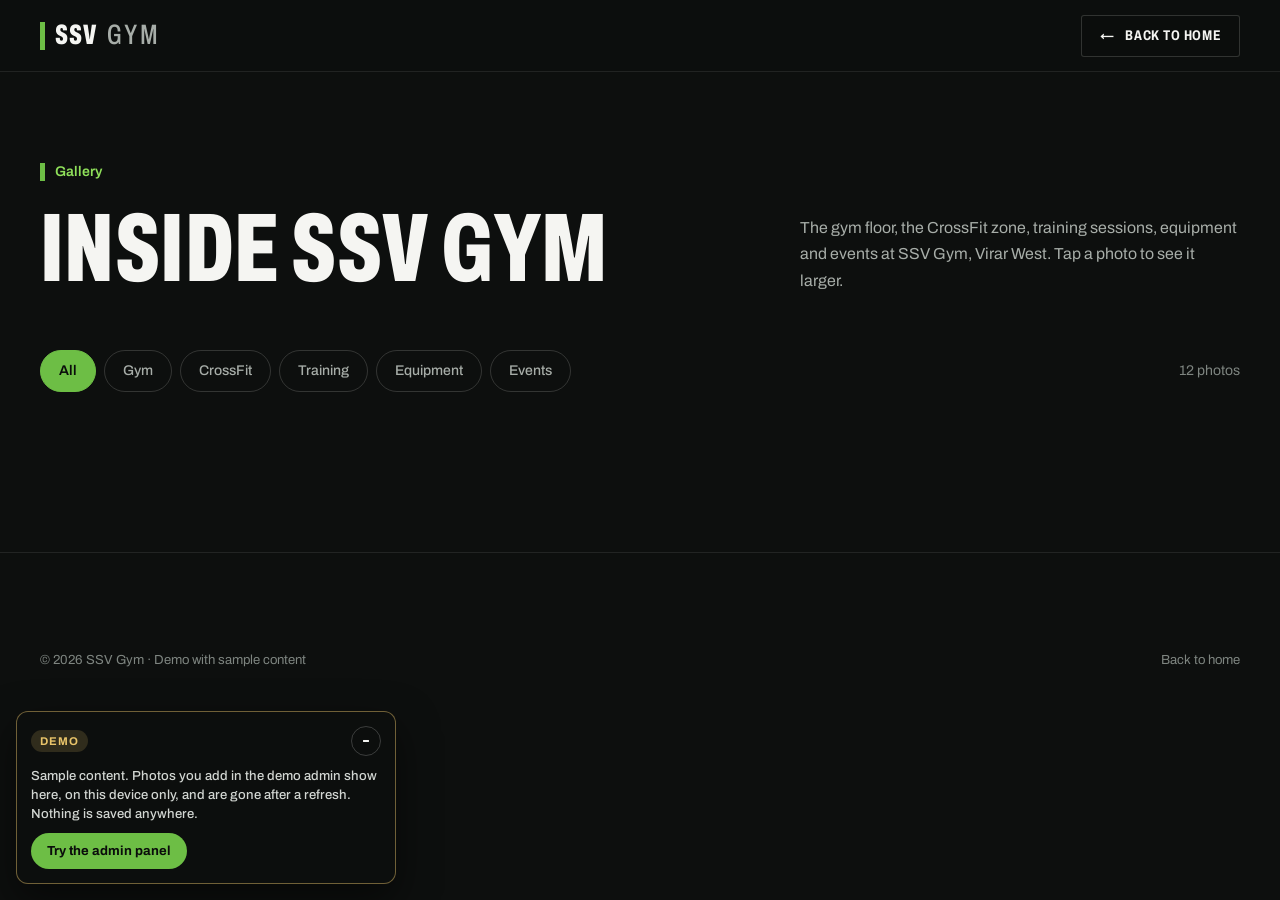
<file: demo/gallery.html>
<!DOCTYPE html>
<html lang="en-IN">
<head>
  <meta charset="utf-8">
  <meta name="viewport" content="width=device-width, initial-scale=1, viewport-fit=cover">
  <meta name="robots" content="noindex, nofollow">
  <title>Demo · Gallery | SSV Gym, Virar West</title>
  <meta name="theme-color" content="#0D0F0E">
  <link rel="icon" href="../assets/favicon.jpg" type="image/jpeg">
  <link rel="preconnect" href="https://fonts.googleapis.com">
  <link rel="preconnect" href="https://fonts.gstatic.com" crossorigin>
  <link rel="preconnect" href="https://images.unsplash.com">
  <link rel="stylesheet" href="https://fonts.googleapis.com/css2?family=Archivo:wdth,wght@62..125,400..800&display=swap">
  <link rel="stylesheet" href="../css/style.css?v=1.6.4">
  <link rel="stylesheet" href="demo.css?v=1.6.2">
  <script>document.documentElement.classList.add('js');</script>
</head>
<body class="page-gallery has-mobile-bar">
  <a class="skip-link" href="#main">Skip to content</a>

  <header class="site-header is-scrolled">
    <div class="container site-header__inner">
      <a class="logo" href="index.html" aria-label="SSV Gym home">
        <span class="logo__bar" aria-hidden="true"></span><span class="logo__word">SSV</span><span class="logo__gym">Gym</span>
      </a>
      <a class="btn btn--ghost btn--sm" href="index.html"><span aria-hidden="true">←</span> Back to home</a>
    </div>
  </header>

  <main id="main" class="gpage">
    <section class="section" aria-labelledby="gallery-title">
      <div class="container">
        <header class="section-head section-head--split">
          <div>
            <p class="section-label">Gallery</p>
            <h1 class="gpage__title" id="gallery-title">Inside SSV Gym</h1>
          </div>
          <p class="section-head__lead">The gym floor, the CrossFit zone, training sessions, equipment and events at SSV Gym, Virar West. Tap a photo to see it larger.</p>
        </header>
        <div class="gallery__bar">
          <div class="chips" id="gallery-filters" role="group" aria-label="Filter the gallery by category"></div>
          <p class="gallery__count" id="gallery-count" aria-live="polite"></p>
        </div>
      </div>
      <div class="gpage__wall">
        <div class="masonry" id="gallery-grid"></div>
      </div>
      <div class="container">
        <p class="gpage__empty" id="gallery-empty" hidden>No photos yet.</p>
      </div>
    </section>
  </main>

  <footer class="site-footer site-footer--slim">
    <div class="container footer__bottom">
      <p>&copy; <span id="year">2026</span> SSV Gym · Demo with sample content</p>
      <a href="index.html">Back to home</a>
    </div>
  </footer>

  <nav class="mobile-bar" id="mobile-bar" aria-label="Quick contact">
    <a class="btn btn--ghost" data-link="phone" href="tel:+917758878588">Call</a>
    <a class="btn btn--primary" data-link="whatsapp" href="https://wa.me/917558608585" target="_blank" rel="noopener">WhatsApp</a>
  </nav>

  <dialog class="lightbox" id="lightbox" aria-label="Photo and video viewer">
    <div class="lightbox__inner">
      <button class="lb-btn lightbox__close" type="button" data-lb="close" aria-label="Close the viewer"><svg viewBox="0 0 24 24" aria-hidden="true"><path d="M6 6l12 12M18 6L6 18"/></svg></button>
      <button class="lb-btn lightbox__prev" type="button" data-lb="prev" aria-label="Previous"><svg viewBox="0 0 24 24" aria-hidden="true"><path d="M15 5l-7 7 7 7"/></svg></button>
      <figure class="lightbox__figure">
        <div id="lb-media"></div>
        <figcaption><span class="lightbox__count" id="lb-count"></span><strong id="lb-title"></strong></figcaption>
      </figure>
      <button class="lb-btn lightbox__next" type="button" data-lb="next" aria-label="Next"><svg viewBox="0 0 24 24" aria-hidden="true"><path d="M9 5l7 7-7 7"/></svg></button>
    </div>
  </dialog>

  <aside class="demo-note" id="demo-note" aria-label="About this demo">
    <span class="demo-note__tag">Demo</span>
    <button class="demo-note__toggle" type="button" data-demo-toggle aria-expanded="true" aria-controls="demo-note-text" aria-label="Show less">–</button>
    <p class="demo-note__text" id="demo-note-text">Sample content. Photos you add in the demo admin show here, on this device only, and are gone after a refresh. Nothing is saved anywhere.</p>
    <a class="demo-note__link" href="admin.html">Try the admin panel</a>
  </aside>

  <script src="../js/utils.js?v=1.6.2"></script>
  <script src="data.js?v=1.6.2"></script>
  <script src="api.js?v=1.6.2"></script>
  <script src="../js/gallery.js?v=1.6.2"></script>
  <script src="../js/gallery-page.js?v=1.6.2"></script>
  <script src="demo.js?v=1.6.2"></script>
</body>
</html>
</file>
<file: css/style.css>
/* ==========================================================================
   SSV GYM — WEBSITE STYLES                                           v1.6.4
   Palette taken from the gym itself: rubber floor black, charcoal panels,
   machine-frame green (accent only), chalk white. The 5px green bar used in
   the logo is the one recurring ornament. Grids echo the floor tiles.
   Change colours in :root and everything else follows.
   ========================================================================== */

:root {
  color-scheme: dark;     /* dark scrollbars and form controls */
  --bg: #0D0F0E;          /* rubber floor */
  --bg-2: #151917;        /* charcoal panels */
  --bg-3: #1D221F;        /* raised surfaces */
  --line: rgba(245, 245, 242, 0.09);
  --line-2: rgba(245, 245, 242, 0.16);
  --green: #6DBE45;       /* machine-frame green, accents only */
  --green-2: #8FE05A;     /* hover / highlight */
  --green-soft: rgba(109, 190, 69, 0.12);
  --text: #F5F5F2;
  --text-2: #D2D6D2;
  --muted: #A7ADA8;
  --muted-2: #7E8580;
  --error: #F0957F;
  --scroll: #343B37;
  --scroll-hover: #4A544E;
  --instagram: linear-gradient(45deg, #F58529 0%, #DD2A7B 45%, #8134AF 75%, #515BD4 100%);
  --facebook: #1877F2;

  --font: "Archivo", "Helvetica Neue", Arial, sans-serif;
  --font-narrow: "Archivo", "Arial Narrow", "Roboto Condensed", sans-serif;

  --container: 1240px;
  --gutter: clamp(20px, 4vw, 40px);
  --header-h: 72px;
  --radius: 3px;
  --ease: cubic-bezier(0.2, 0.7, 0.2, 1);
}

/* ---------- base ---------- */
*, *::before, *::after { box-sizing: border-box; }
html { scroll-behavior: smooth; -webkit-text-size-adjust: 100%; scrollbar-color: var(--scroll) var(--bg); scrollbar-width: thin; font-size: 15px; }
body { margin: 0; background: var(--bg); color: var(--text); font: 400 1rem/1.65 var(--font); -webkit-font-smoothing: antialiased; }
@media (max-width: 760px) {
  html { font-size: 13.25px; }
}
img, svg { display: block; max-width: 100%; }
a { color: inherit; text-decoration: none; }
h1, h2, h3, h4, p, ul, dl, dd, figure, blockquote { margin: 0; }
ul { padding: 0; list-style: none; }
button, input, textarea { font: inherit; color: inherit; }
[hidden] { display: none !important; }
:focus-visible { outline: 2px solid var(--green-2); outline-offset: 3px; }
::selection { background: var(--green); color: var(--bg); }
/* Scrollbars that match the dark design (Chrome, Edge, Safari; Firefox uses scrollbar-color above) */
::-webkit-scrollbar { width: 10px; height: 10px; }
::-webkit-scrollbar-track { background: var(--bg); }
::-webkit-scrollbar-thumb { border: 2px solid var(--bg); border-radius: 999px; background: var(--scroll); }
::-webkit-scrollbar-thumb:hover { background: var(--scroll-hover); }
.sr-only { position: absolute; width: 1px; height: 1px; margin: -1px; padding: 0; overflow: hidden; clip: rect(0 0 0 0); white-space: nowrap; border: 0; }
.skip-link { position: absolute; left: 16px; top: -64px; z-index: 100; padding: 12px 18px; background: var(--green); color: var(--bg); font-weight: 600; transition: top .2s; }
.skip-link:focus { top: 12px; }
.container { width: min(100% - 2 * var(--gutter), var(--container)); margin-inline: auto; }

h1, h2 { font-family: var(--font-narrow); font-stretch: 62.5%; font-weight: 800; line-height: .92; letter-spacing: .005em; text-transform: uppercase; }
h3, h4 { font-weight: 700; line-height: 1.25; }

/* ---------- shared components ---------- */
.section { padding-block: clamp(64px, 11vw, 136px); }
section[id] { scroll-margin-top: var(--header-h); }

.section-label { display: inline-flex; align-items: center; gap: 10px; color: var(--green-2); font-size: .9375rem; font-weight: 600; }
.section-label::before { content: ""; width: 5px; height: 18px; background: var(--green); }

.section-head { max-width: 780px; margin-bottom: clamp(32px, 5vw, 56px); }
.section-head h2 { margin-top: 16px; font-size: clamp(2.75rem, 6.4vw, 5rem); }
.section-head__lead { margin-top: 18px; max-width: 58ch; color: var(--muted); font-size: 1.0625rem; }
/* Title on the left, short text on the right (stacked on phones) */
.section-head--split { max-width: none; display: grid; gap: 20px; align-items: end; }
@media (min-width: 900px) {
  .section-head--split { grid-template-columns: minmax(0, 1fr) minmax(0, 440px); gap: 48px; }
  .section-head--split .section-head__lead { margin-top: 0; }
}

.btn { display: inline-flex; align-items: center; justify-content: center; gap: 10px; min-height: 52px; padding: 0 26px; border: 1px solid transparent; border-radius: var(--radius); font-family: var(--font-narrow); font-stretch: 75%; font-weight: 700; font-size: 1rem; letter-spacing: .06em; text-transform: uppercase; white-space: nowrap; cursor: pointer; transition: background-color .2s, border-color .2s, color .2s; }
.btn--primary { background: var(--green); color: #0A0C0B; }
.btn--primary:hover { background: var(--green-2); }
.btn--ghost { border-color: var(--line-2); background: rgba(13, 15, 14, .4); color: var(--text); }
.btn--ghost:hover { border-color: var(--green); color: var(--green-2); }
.btn--sm { min-height: 42px; padding: 0 18px; font-size: .9375rem; }
.btn--block { width: 100%; }
.btn[disabled] { opacity: .6; pointer-events: none; }
.text-link { padding-bottom: 3px; border-bottom: 1px solid var(--green); font-weight: 600; transition: color .2s; }
.text-link:hover { color: var(--green-2); }

/* ---------- image boxes & designed placeholders ---------- */
.media { position: relative; overflow: hidden; background: radial-gradient(80% 60% at var(--ph-x, 50%) 0%, rgba(245, 245, 242, .08), transparent 70%), linear-gradient(170deg, #1B201D 0%, #101311 100%); }
.media img { position: absolute; inset: 0; width: 100%; height: 100%; object-fit: cover; }
.media:not(.has-img)::before { content: ""; position: absolute; inset: 0; background-image: linear-gradient(var(--line) 1px, transparent 1px), linear-gradient(90deg, var(--line) 1px, transparent 1px); background-size: 56px 56px; background-position: center; -webkit-mask-image: linear-gradient(180deg, transparent, #000 65%); mask-image: linear-gradient(180deg, transparent, #000 65%); }
.tone-1 { --ph-x: 18%; }
.tone-2 { --ph-x: 82%; }
.tone-3 { --ph-x: 35%; }

/* ---------- header & navigation ---------- */
.site-header { position: fixed; inset: 0 0 auto; z-index: 50; height: var(--header-h); border-bottom: 1px solid transparent; transition: background-color .3s, border-color .3s; }
.site-header.is-scrolled { background: rgba(13, 15, 14, .9); border-bottom-color: var(--line); -webkit-backdrop-filter: blur(12px); backdrop-filter: blur(12px); }
.site-header__inner { height: 100%; display: flex; align-items: center; justify-content: space-between; gap: 24px; }
.logo { position: relative; z-index: 2; display: inline-flex; align-items: center; gap: 10px; font-family: var(--font-narrow); font-stretch: 62.5%; font-size: 1.875rem; line-height: 1; text-transform: uppercase; }
.logo__bar { width: 5px; height: 28px; background: var(--green); }
.logo__word { font-weight: 800; letter-spacing: .03em; }
.logo__gym { font-weight: 500; letter-spacing: .08em; color: var(--muted); }
.nav { display: flex; align-items: center; gap: 36px; }
.nav__list { display: flex; gap: 26px; }
.nav__link { position: relative; display: block; padding: 8px 0; color: var(--muted); font-size: .9375rem; font-weight: 500; transition: color .2s; }
.nav__link::after { content: ""; position: absolute; left: 0; right: 0; bottom: 2px; height: 2px; background: var(--green); transform: scaleX(0); transform-origin: left; transition: transform .3s var(--ease); }
.nav__link:hover, .nav__link.is-active { color: var(--text); }
.nav__link:hover::after, .nav__link.is-active::after { transform: scaleX(1); }
.nav-toggle { display: none; }

@media (max-width: 1080px) {
  .nav-toggle { position: relative; z-index: 2; display: inline-flex; flex-direction: column; justify-content: center; gap: 6px; width: 48px; height: 48px; padding: 0 13px; border: 1px solid var(--line-2); border-radius: var(--radius); background: rgba(13, 15, 14, .5); cursor: pointer; }
  .nav-toggle span { height: 2px; background: var(--text); transition: transform .3s var(--ease); }
  .nav-open .nav-toggle span:first-child { transform: translateY(4px) rotate(45deg); }
  .nav-open .nav-toggle span:last-child { transform: translateY(-4px) rotate(-45deg); }
  .nav { position: fixed; inset: 0; z-index: 1; flex-direction: column; align-items: stretch; justify-content: space-between; gap: 32px; padding: calc(var(--header-h) + 24px) var(--gutter) calc(32px + env(safe-area-inset-bottom)); overflow-y: auto; scrollbar-width: thin; background: var(--bg); opacity: 0; visibility: hidden; transition: opacity .25s, visibility .25s; }
  .nav-open .nav { opacity: 1; visibility: visible; }
  body.nav-open { overflow: hidden; }
  /* backdrop-filter would trap the fixed menu inside the header */
  .nav-open .site-header { background: var(--bg); -webkit-backdrop-filter: none; backdrop-filter: none; }
  .nav__list { flex-direction: column; gap: 0; }
  .nav__link { padding: 14px 0; border-bottom: 1px solid var(--line); color: var(--text); font-family: var(--font-narrow); font-stretch: 62.5%; font-weight: 800; font-size: 2.25rem; line-height: 1; text-transform: uppercase; }
  .nav__link::after { display: none; }
  .nav__link.is-active { color: var(--green-2); }
  .nav__cta { min-height: 54px; }
}

/* ---------- hero: the gym's name and place are the page's H1; the slogan is display text ---------- */
.hero { position: relative; isolation: isolate; display: flex; flex-direction: column; justify-content: flex-end; min-height: 640px; min-height: max(640px, 100svh); overflow: hidden; }
.hero__media { position: absolute; inset: 0; z-index: -2; }
.hero__shade { position: absolute; inset: 0; z-index: -1; background: linear-gradient(90deg, rgba(13, 15, 14, .94) 0%, rgba(13, 15, 14, .72) 38%, rgba(13, 15, 14, .25) 75%, rgba(13, 15, 14, .15) 100%), linear-gradient(0deg, var(--bg) 0%, rgba(13, 15, 14, 0) 38%); }
/* No hero photo: overhead lights and a perspective floor-tile grid */
.hero__media:not(.has-img) { background: radial-gradient(36% 30% at 62% 0%, rgba(245, 245, 242, .16), transparent 70%), radial-gradient(28% 24% at 88% 6%, rgba(245, 245, 242, .10), transparent 70%), radial-gradient(50% 45% at 78% 100%, rgba(109, 190, 69, .12), transparent 70%), linear-gradient(180deg, #1A1F1C 0%, #0D0F0E 75%); }
.hero__media:not(.has-img)::before { inset: auto -40% 0 -40%; height: 62%; background-image: linear-gradient(var(--line-2) 1px, transparent 1px), linear-gradient(90deg, var(--line-2) 1px, transparent 1px); background-size: 96px 96px; transform: perspective(520px) rotateX(64deg); transform-origin: bottom; -webkit-mask-image: linear-gradient(0deg, #000 10%, transparent 90%); mask-image: linear-gradient(0deg, #000 10%, transparent 90%); }
.hero__inner { padding-top: calc(var(--header-h) + 72px); padding-bottom: clamp(40px, 7vw, 88px); }
.hero__title { display: flex; flex-direction: column; gap: 24px; }
.hero__brand { display: flex; flex-wrap: wrap; align-items: center; gap: 10px 16px; color: var(--text-2); font-family: var(--font); font-stretch: 100%; font-size: 1rem; font-weight: 500; line-height: 1.2; letter-spacing: 0; text-transform: none; }
.hero__brand b { padding: 7px 12px 6px; border: 1px solid var(--green); color: var(--text); font-family: var(--font-narrow); font-stretch: 62.5%; font-weight: 800; font-size: 1.375rem; letter-spacing: .06em; text-transform: uppercase; }
.hero__heading { display: block; font-family: var(--font-narrow); font-stretch: 62.5%; font-weight: 800; font-size: clamp(2.75rem, 13.5vw, 9.75rem); line-height: .86; letter-spacing: .005em; text-transform: uppercase; }
.hero__line { display: block; }
.hero__sub { max-width: 44ch; margin-top: 26px; color: var(--text-2); font-size: clamp(1.0625rem, 1.5vw, 1.25rem); }
.hero__actions { display: flex; flex-wrap: wrap; gap: 12px; margin-top: 36px; }
.hero__strip { border-top: 1px solid var(--line); background: rgba(13, 15, 14, .7); -webkit-backdrop-filter: blur(8px); backdrop-filter: blur(8px); }
.facility-strip { display: flex; flex-wrap: wrap; align-items: center; min-height: 64px; row-gap: 6px; font-family: var(--font-narrow); font-stretch: 75%; font-weight: 700; font-size: 1.0625rem; letter-spacing: .08em; text-transform: uppercase; }
.facility-strip li + li::before { content: "\2022"; margin: 0 16px; color: var(--green); }
.facility-strip--small { min-height: 0; margin-top: 16px; color: var(--muted); font-size: .9375rem; }
/* Phones: the words under the top photo stay on one line; swipe to see them all. */
@media (max-width: 759px) {
  .hero__strip .facility-strip { flex-wrap: nowrap; margin-inline: calc(var(--gutter) * -1); padding-inline: var(--gutter); overflow-x: auto; overscroll-behavior-x: contain; white-space: nowrap; scrollbar-width: none; -webkit-mask-image: linear-gradient(90deg, transparent, #000 var(--gutter), #000 calc(100% - var(--gutter)), transparent); mask-image: linear-gradient(90deg, transparent, #000 var(--gutter), #000 calc(100% - var(--gutter)), transparent); }
  .hero__strip .facility-strip::-webkit-scrollbar { display: none; }
  .hero__strip .facility-strip li { flex: none; }
}

/* The one orchestrated moment: hero load sequence */
@keyframes rise { from { opacity: 0; transform: translateY(28px); } to { opacity: 1; transform: none; } }
@keyframes settle { from { opacity: 0; transform: scale(1.06); } to { opacity: 1; transform: none; } }
@keyframes fade { from { opacity: 0; } to { opacity: 1; } }
.js .hero__media { animation: settle 1.6s var(--ease) both; }
.js .hero__brand, .js .hero__line, .js .hero__sub, .js .hero__actions { animation: rise .9s var(--ease) both; }
.js .hero__line:nth-child(1) { animation-delay: .1s; }
.js .hero__line:nth-child(2) { animation-delay: .2s; }
.js .hero__line:nth-child(3) { animation-delay: .28s; }
.js .hero__sub { animation-delay: .34s; }
.js .hero__actions { animation-delay: .44s; }

/* ---------- stats ---------- */
.stats { border-bottom: 1px solid var(--line); }
.stats__grid { display: grid; grid-template-columns: repeat(auto-fit, minmax(150px, 1fr)); overflow: hidden; }
.stat { display: flex; flex-direction: column-reverse; justify-content: flex-end; gap: 8px; padding: 30px 24px; box-shadow: 1px 0 0 var(--line), 0 1px 0 var(--line); }
.stat__value { font-family: var(--font-narrow); font-stretch: 62.5%; font-weight: 800; font-size: clamp(2.75rem, 5vw, 4rem); line-height: 1; }
.stat__affix { color: var(--green); }
.stat__label { color: var(--muted); font-size: .9375rem; font-weight: 500; }

/* ---------- announcements without a photo (strip) ---------- */
.notice { border-bottom: 1px solid var(--line); background: var(--bg-2); }
.notice__inner { display: grid; gap: 14px 40px; padding-block: 24px; }
.notice__label { display: inline-flex; align-items: center; gap: 10px; height: fit-content; color: var(--green-2); font-family: var(--font); font-stretch: 100%; font-size: .9375rem; font-weight: 600; line-height: 1.4; text-transform: none; }
.notice__label::before { content: ""; width: 8px; height: 8px; border-radius: 50%; background: var(--green); box-shadow: 0 0 0 4px var(--green-soft); }
.notice__list { display: grid; gap: 14px; }
.notice__item { display: grid; gap: 2px 24px; }
.notice__item time { padding-top: 2px; color: var(--muted-2); font-size: .875rem; }
.notice__item h3 { font-size: 1.0625rem; }
.notice__item p { color: var(--muted); }
@media (min-width: 760px) {
  .notice__inner { grid-template-columns: 200px minmax(0, 1fr); }
  .notice__item { grid-template-columns: 120px minmax(0, 1fr); }
}

/* ---------- about ---------- */
.about__grid { display: grid; gap: 40px; align-items: center; }
.about__media { position: relative; }
.media--portrait { aspect-ratio: 4 / 5; border-radius: var(--radius); }
.about__tag { position: absolute; left: 0; bottom: 0; display: flex; align-items: baseline; gap: 10px; padding: 18px 22px; border-top: 2px solid var(--green); background: var(--bg); color: var(--text-2); font-weight: 500; }
.about__tag strong { font-family: var(--font-narrow); font-stretch: 62.5%; font-weight: 800; font-size: 2.5rem; line-height: 1; color: var(--text); }
.about__body h2 { margin-top: 16px; font-size: clamp(2.5rem, 5.4vw, 4.25rem); }
.about__text { display: grid; gap: 14px; max-width: 60ch; margin-top: 24px; color: var(--muted); font-size: 1.0625rem; }
.highlights { display: grid; grid-template-columns: 1fr 1fr; gap: 12px 24px; margin-top: 32px; padding-top: 28px; border-top: 1px solid var(--line); }
.highlights li { display: flex; align-items: baseline; gap: 12px; font-weight: 600; }
.highlights li::before { content: ""; flex: none; width: 10px; height: 10px; background: var(--green); transform: translateY(1px); }
.about__actions { display: flex; flex-wrap: wrap; align-items: center; gap: 28px; margin-top: 36px; }
@media (min-width: 920px) { .about__grid { grid-template-columns: minmax(0, 1fr) minmax(0, 1fr); gap: clamp(56px, 7vw, 104px); } }
@media (max-width: 480px) { .highlights { grid-template-columns: 1fr; } }

/* ---------- events (announcements with a photo) ---------- */
.events { border-top: 1px solid var(--line); }
.event-grid { display: grid; gap: 24px; grid-template-columns: repeat(auto-fill, minmax(min(320px, 100%), 1fr)); }
.event { display: flex; flex-direction: column; overflow: hidden; border: 1px solid var(--line-2); border-radius: 8px; background: var(--bg-2); transition: border-color .3s; }
.event:hover { border-color: rgba(109, 190, 69, .45); }
.event__media { position: relative; }
.event__img { aspect-ratio: 4 / 3; }
.event__img img { transition: transform 1s var(--ease); }
.event:hover .event__img img { transform: scale(1.03); }
.event__date { position: absolute; left: 14px; top: 14px; display: grid; justify-items: center; min-width: 60px; padding: 8px 10px 7px; border-radius: 6px; background: var(--green); color: #0A0C0B; font-size: .75rem; font-weight: 700; line-height: 1.1; text-transform: uppercase; box-shadow: 0 8px 20px rgba(0, 0, 0, .35); }
.event__date b { font-family: var(--font-narrow); font-stretch: 62.5%; font-size: 1.875rem; font-weight: 800; line-height: 1; }
.event__body { display: flex; flex: 1; flex-direction: column; gap: 10px; padding: 22px 22px 24px; }
.event__tag { color: var(--green-2); font-size: .875rem; font-weight: 600; }
.event__title { font-size: 1.3125rem; }
.event__desc { flex: 1; color: var(--muted); white-space: pre-line; }
.event .btn { align-self: flex-start; margin-top: 6px; }
.event.is-past { opacity: .72; }
.event.is-past .event__date { background: var(--bg-3); color: var(--muted); box-shadow: none; }

/* ---------- facilities: main areas as tall photo cards ---------- */
.facilities { border-top: 1px solid var(--line); }
.facility-grid { display: grid; gap: 2px; }
.facility-card { position: relative; isolation: isolate; display: flex; flex-direction: column; justify-content: flex-end; min-height: clamp(440px, 48vw, 600px); overflow: hidden; background: var(--bg-2); }
.facility-card__media { position: absolute; inset: 0; z-index: -2; transition: transform 1.2s var(--ease); }
.facility-card::before { content: ""; position: absolute; inset: 0; z-index: -1; background: linear-gradient(180deg, rgba(13, 15, 14, .05) 25%, rgba(13, 15, 14, .88) 80%); }
.facility-card::after { content: ""; position: absolute; left: 0; right: 0; bottom: 0; height: 3px; background: var(--green); transform: scaleX(0); transform-origin: left; transition: transform .6s var(--ease); }
.facility-card:hover::after { transform: scaleX(1); }
.facility-card:hover .facility-card__media { transform: scale(1.04); }
.facility-card__body { padding: clamp(24px, 3vw, 36px); }
.facility-card__title { font-family: var(--font-narrow); font-stretch: 62.5%; font-weight: 800; font-size: clamp(2.25rem, 3.6vw, 3.25rem); line-height: .95; text-transform: uppercase; }
.facility-card__tags { margin-top: 12px; color: var(--green-2); font-size: .9375rem; font-weight: 600; }
.facility-card__tags i { font-style: normal; color: var(--green); }
.facility-card__desc { max-width: 40ch; margin-top: 12px; color: var(--text-2); }
.facility-extra { display: grid; gap: 20px; margin-top: 48px; }
.facility-extra__title { padding-top: 18px; font-size: 1.125rem; }
.facility-extra__list { display: grid; }
.facility-extra__list li { display: flex; gap: 14px; padding: 18px 0; border-top: 1px solid var(--line); }
.facility-extra__list li::before { content: ""; flex: none; width: 10px; height: 10px; margin-top: 7px; background: var(--green); }
.facility-extra__list h4 { font-size: 1.0625rem; }
.facility-extra__list p { margin-top: 4px; color: var(--muted); font-size: .9375rem; }
@media (min-width: 640px) { .facility-extra__list { grid-template-columns: repeat(2, 1fr); column-gap: 40px; } }
@media (min-width: 760px) {
  .facility-grid { grid-template-columns: repeat(2, 1fr); }
  .facility-card:last-child:nth-child(odd) { grid-column: 1 / -1; }
}
@media (min-width: 900px) { .facility-extra { grid-template-columns: 220px minmax(0, 1fr); gap: 40px; } }
@media (min-width: 1024px) {
  .facility-grid { grid-template-columns: repeat(var(--cols, 3), 1fr); }
  .facility-card:last-child:nth-child(odd) { grid-column: auto; }
}
/* Phones: swipe through the areas instead of scrolling past tall cards. */
@media (max-width: 759px) {
  .facility-grid { grid-template-columns: none; grid-auto-flow: column; grid-auto-columns: 86%; gap: 10px; margin-inline: calc(var(--gutter) * -1); padding-inline: var(--gutter); overflow-x: auto; overscroll-behavior-x: contain; scroll-snap-type: x mandatory; scroll-padding-inline: var(--gutter); scrollbar-width: none; }
  .facility-grid::-webkit-scrollbar { display: none; }
  .facility-card { min-height: 420px; border-radius: var(--radius); scroll-snap-align: start; }
}

/* ---------- membership: one rate board, not separate cards ---------- */
.plans { position: relative; border-block: 1px solid var(--line); background: var(--bg-2); }
.plans::before { content: ""; position: absolute; inset: 0; pointer-events: none; background-image: linear-gradient(var(--line) 1px, transparent 1px), linear-gradient(90deg, var(--line) 1px, transparent 1px); background-size: 96px 96px; -webkit-mask-image: radial-gradient(80% 70% at 50% 0%, #000, transparent); mask-image: radial-gradient(80% 70% at 50% 0%, #000, transparent); }
.plans > .container { position: relative; }
.plan-board { display: grid; overflow: hidden; border: 1px solid var(--line-2); border-radius: var(--radius); background: var(--bg); }
.plan { position: relative; display: flex; flex-direction: column; padding: 32px 28px; box-shadow: 1px 0 0 var(--line-2), 0 1px 0 var(--line-2); }
.plan--featured { background: linear-gradient(180deg, var(--green-soft), transparent 45%); }
.plan--featured::before { content: ""; position: absolute; left: 0; right: 0; top: 0; height: 3px; background: var(--green); }
.plan__top { display: flex; align-items: center; justify-content: space-between; gap: 12px; min-height: 26px; }
.plan__name { color: var(--green-2); font-size: 1.0625rem; font-weight: 600; }
.plan__badge { padding: 5px 9px; border-radius: 2px; background: var(--green); color: #0A0C0B; font-size: .75rem; font-weight: 700; white-space: nowrap; }
.plan__price { margin-top: 28px; font-family: var(--font-narrow); font-stretch: 62.5%; font-weight: 800; font-size: clamp(3rem, 4.4vw, 3.75rem); line-height: 1; overflow-wrap: anywhere; }
.plan__price--ask { display: flex; align-items: flex-end; min-height: 1em; font-size: clamp(2rem, 3vw, 2.5rem); color: var(--text-2); }
.plan__duration { display: flex; flex-wrap: wrap; justify-content: space-between; gap: 4px 12px; margin-top: 10px; color: var(--text-2); font-weight: 500; }
.plan__per { color: var(--muted-2); font-size: .875rem; }
.plan__body { flex: 1; margin: 24px 0 28px; padding-top: 22px; border-top: 1px solid var(--line); }
.plan__desc { color: var(--muted); font-size: .9375rem; }
.plan__features { display: grid; gap: 10px; margin-top: 16px; }
.plan__features li { display: flex; gap: 12px; font-size: .9375rem; }
.plan__features li::before { content: ""; flex: none; width: 12px; height: 7px; margin-top: 7px; border-left: 2px solid var(--green); border-bottom: 2px solid var(--green); transform: rotate(-45deg); }
.plans__note { margin-top: 24px; color: var(--muted-2); font-size: .9375rem; }
@media (min-width: 640px) { .plan-board { grid-template-columns: repeat(2, 1fr); } }
@media (min-width: 1100px) { .plan-board { grid-template-columns: repeat(var(--cols, 4), 1fr); } }

/* personal training and diet plans (Services tab), under the plans */
.services { margin-top: clamp(48px, 6vw, 72px); }
.services__title { margin-bottom: 20px; font-family: var(--font-narrow); font-stretch: 62.5%; font-weight: 800; font-size: clamp(2rem, 3.6vw, 2.75rem); line-height: 1; text-transform: uppercase; }
.service-grid { display: grid; grid-template-columns: repeat(auto-fit, minmax(min(280px, 100%), 1fr)); overflow: hidden; border: 1px solid var(--line-2); border-radius: var(--radius); background: var(--bg); }
.service { position: relative; display: flex; flex-direction: column; gap: 12px; padding: 28px; box-shadow: 1px 0 0 var(--line-2), 0 1px 0 var(--line-2); }
.service::before { content: ""; position: absolute; left: 0; top: 28px; width: 3px; height: 26px; background: var(--green); }
.service__name { color: var(--green-2); font-size: 1.0625rem; font-weight: 600; }
.service__price { font-family: var(--font-narrow); font-stretch: 62.5%; font-weight: 800; font-size: clamp(2.5rem, 3.6vw, 3.25rem); line-height: 1; }
.service__price span { display: block; margin-top: 8px; color: var(--muted-2); font-family: var(--font); font-stretch: 100%; font-size: .875rem; font-weight: 500; line-height: 1.3; text-transform: none; }
.service__price--ask { color: var(--text-2); font-size: clamp(1.75rem, 2.6vw, 2.25rem); }
.service__desc { flex: 1; color: var(--muted); font-size: .9375rem; }
.service .text-link { align-self: flex-start; margin-top: 4px; }
.services__call { display: flex; flex-wrap: wrap; align-items: baseline; gap: 6px 12px; margin-top: 20px; color: var(--muted); }
.services__call a { color: var(--text); font-family: var(--font-narrow); font-stretch: 75%; font-size: 1.375rem; font-weight: 800; letter-spacing: .02em; }
.services__call a:hover { color: var(--green-2); }

/* Phones: plans, and personal training and diet plans, side by side in one row; swipe to see the next one. */
@media (max-width: 639px) {
  .plan-board, .service-grid { grid-template-columns: none; grid-auto-flow: column; grid-auto-columns: 82%; gap: 12px; margin-inline: calc(var(--gutter) * -1); padding-inline: var(--gutter); overflow-x: auto; overflow-y: hidden; overscroll-behavior-x: contain; scroll-snap-type: x mandatory; scroll-padding-inline: var(--gutter); scrollbar-width: none; border: 0; border-radius: 0; background: none; }
  .plan-board::-webkit-scrollbar, .service-grid::-webkit-scrollbar { display: none; }
  .plan, .service { border: 1px solid var(--line-2); border-radius: var(--radius); background: var(--bg); box-shadow: none; scroll-snap-align: start; }
  .plan--featured { border-color: rgba(109, 190, 69, .5); background: linear-gradient(180deg, var(--green-soft), transparent 45%), var(--bg); }
}

/* ---------- trainers ---------- */
.trainer-grid { display: grid; gap: 32px 20px; grid-template-columns: repeat(auto-fill, minmax(min(250px, 100%), 1fr)); }
.trainer__media { aspect-ratio: 4 / 5; border-radius: var(--radius); }
.trainer__media img { filter: grayscale(.25); transition: filter .5s, transform 1s var(--ease); }
.trainer:hover .trainer__media img { filter: none; transform: scale(1.03); }
.trainer__body { padding-top: 18px; }
.trainer__name { font-family: var(--font-narrow); font-stretch: 62.5%; font-weight: 800; font-size: 2rem; line-height: 1; text-transform: uppercase; }
.trainer__role { margin-top: 6px; color: var(--green-2); font-size: .9375rem; font-weight: 600; }
.trainer__spec { margin-top: 10px; color: var(--text-2); font-size: .9375rem; font-weight: 500; }
.trainer__bio { margin-top: 8px; color: var(--muted); font-size: .9375rem; }
/* Phones: trainers side by side, swipe to see the next one. */
@media (max-width: 599px) {
  .trainer-grid { grid-template-columns: none; grid-auto-flow: column; grid-auto-columns: 78%; gap: 14px; margin-inline: calc(var(--gutter) * -1); padding-inline: var(--gutter); overflow-x: auto; overscroll-behavior-x: contain; scroll-snap-type: x mandatory; scroll-padding-inline: var(--gutter); scrollbar-width: none; }
  .trainer-grid::-webkit-scrollbar { display: none; }
  .trainer { scroll-snap-align: start; }
}

/* ---------- gallery: a preview on the home page, everything on gallery.html ---------- */
.gallery { border-block: 1px solid var(--line); background: var(--bg-2); }
.gallery__bar { display: flex; flex-wrap: wrap; align-items: center; justify-content: space-between; gap: 16px; margin-bottom: 24px; }
.chips { display: flex; flex-wrap: wrap; gap: 8px; }
.chip { min-height: 42px; padding: 0 18px; border: 1px solid var(--line-2); border-radius: 999px; background: transparent; color: var(--muted); font-size: .9375rem; font-weight: 500; cursor: pointer; transition: color .2s, border-color .2s, background-color .2s; }
.chip:hover { border-color: var(--muted-2); color: var(--text); }
.chip[aria-pressed="true"] { border-color: var(--green); background: var(--green); color: #0A0C0B; font-weight: 600; }
.gallery__count { color: var(--muted-2); font-size: .9375rem; }
.gallery__more { display: flex; flex-wrap: wrap; align-items: center; justify-content: space-between; gap: 14px 24px; margin-top: 28px; }
.gallery-grid { display: grid; gap: 8px; grid-template-columns: repeat(2, 1fr); grid-auto-rows: 150px; grid-auto-flow: dense; }
/* Six items: one tall, one wide, four small. Fills 4x2, 3x2 (first four) and 2x4 without gaps. */
.gallery-grid.is-mosaic .g-item:nth-child(1) { grid-row: span 2; }
.gallery-grid.is-mosaic .g-item:nth-child(2) { grid-column: span 2; }
.g-item { position: relative; min-width: 0; }
.g-item__btn { position: absolute; inset: 0; display: block; width: 100%; padding: 0; overflow: hidden; border: 0; border-radius: var(--radius); background: none; text-align: left; cursor: zoom-in; }
.g-item__btn.is-video, .m-item__btn.is-video { cursor: pointer; }
.g-item__btn:focus-visible, .m-item__btn:focus-visible { outline-offset: -3px; }
.g-item__media { position: absolute; inset: 0; transition: transform .9s var(--ease); }
.g-item__btn:hover .g-item__media { transform: scale(1.04); }
.g-item__play { position: absolute; left: 50%; top: 50%; display: grid; place-items: center; width: 58px; height: 58px; margin: -29px 0 0 -29px; border: 1px solid rgba(245, 245, 242, .3); border-radius: 50%; background: rgba(13, 15, 14, .7); color: var(--text); pointer-events: none; -webkit-backdrop-filter: blur(4px); backdrop-filter: blur(4px); transition: background-color .25s, color .25s, transform .3s var(--ease); }
.g-item__play svg { width: 22px; height: 22px; margin-left: 3px; fill: currentColor; }
.g-item__btn:hover .g-item__play, .g-item__btn:focus-visible .g-item__play, .m-item__btn:hover .g-item__play { border-color: var(--green); background: var(--green); color: #0A0C0B; transform: scale(1.06); }
.g-item__overlay { position: absolute; inset: auto 0 0; display: flex; flex-direction: column; gap: 2px; padding: 48px 16px 14px; background: linear-gradient(0deg, rgba(13, 15, 14, .92), transparent); opacity: 0; transition: opacity .3s; }
.g-item__btn:hover .g-item__overlay, .g-item__btn:focus-visible .g-item__overlay, .m-item__btn:hover .g-item__overlay, .m-item__btn:focus-visible .g-item__overlay { opacity: 1; }
.g-item__cat { color: var(--green-2); font-size: .8125rem; font-weight: 600; }
.g-item__title { font-weight: 600; }
.is-animating .g-item, .is-animating .m-item { animation: fade .45s var(--ease) both; animation-delay: calc(min(var(--i), 12) * 30ms); }
@media (hover: none) { .g-item__overlay { opacity: 1; } }
@media (min-width: 760px) {
  .gallery-grid { grid-template-columns: repeat(3, 1fr); grid-auto-rows: 200px; }
  .gallery-grid.is-mosaic .g-item:nth-child(n+5) { display: none; }
}
@media (min-width: 1100px) {
  .gallery-grid { grid-template-columns: repeat(4, 1fr); grid-auto-rows: 230px; }
  .gallery-grid.is-mosaic .g-item:nth-child(n+5) { display: block; }
}
@media (max-width: 599px) { .gallery__more { flex-direction: column-reverse; align-items: stretch; text-align: center; } }

/* ---------- the full gallery page (gallery.html) ----------
   The heading and filters stay in the page width; the wall of photos uses the whole
   width of the screen, with more columns on wider screens. Each picture keeps its own shape. */
.gpage { padding-top: var(--header-h); }
.gpage .section { padding-top: clamp(40px, 7vw, 88px); }
.gpage__title { margin-top: 16px; font-size: clamp(3rem, 9vw, 6.5rem); }
.gpage__wall { padding-inline: var(--gutter); }
.masonry { columns: 2; column-gap: 8px; }
.m-item { position: relative; margin: 0 0 8px; break-inside: avoid; }
.m-item__btn { position: relative; display: block; width: 100%; padding: 0; overflow: hidden; border: 0; border-radius: var(--radius); background: var(--bg-3); text-align: left; cursor: zoom-in; }
.m-item__btn img { width: 100%; height: auto; min-height: 120px; object-fit: cover; transition: transform .9s var(--ease); }
.m-item__btn:hover img { transform: scale(1.03); }
.m-item__ph { display: block; aspect-ratio: 16 / 9; }
.gpage__empty { padding: 56px 0; color: var(--muted); text-align: center; }
.site-footer--slim { padding-top: 0; }
.site-footer--slim .footer__bottom { margin-top: 0; border-top: 0; }
@media (min-width: 600px) { .masonry { columns: 3; column-gap: 12px; } .m-item { margin-bottom: 12px; } }
@media (min-width: 1000px) { .masonry { columns: 4; } }
@media (min-width: 1300px) { .masonry { columns: 5; } }
@media (min-width: 1650px) { .masonry { columns: 6; } }
@media (min-width: 2000px) { .masonry { columns: 7; } }
@media (min-width: 2400px) { .masonry { columns: 8; } }
@media (hover: none) { .m-item .g-item__overlay { opacity: 1; } }

/* ---------- social: Instagram highlighted, Facebook beside it ---------- */
.social { border-top: 1px solid var(--line); }
.social__grid { display: grid; gap: 16px; }
.social-card { position: relative; isolation: isolate; display: grid; grid-template-columns: auto minmax(0, 1fr); align-items: center; gap: 20px 24px; padding: clamp(22px, 3vw, 34px); overflow: hidden; border: 1px solid var(--line-2); border-radius: 12px; background: var(--bg-2); transition: border-color .3s, transform .4s var(--ease); }
.social-card:hover { transform: translateY(-3px); }
.social-card__body { display: grid; gap: 6px; min-width: 0; }
.social-card__network { display: inline-flex; align-items: center; gap: 8px; color: var(--muted); font-size: .875rem; font-weight: 600; }
.social-card__network svg { width: 16px; height: 16px; fill: none; stroke: currentColor; stroke-width: 2; stroke-linecap: round; }
.social-card__handle { overflow-wrap: anywhere; font-family: var(--font-narrow); font-stretch: 75%; font-size: clamp(1.75rem, 3vw, 2.5rem); font-weight: 800; line-height: 1.05; }
.social-card__text { color: var(--muted); }
.social-card__cta { grid-column: 1 / -1; justify-self: start; display: inline-flex; align-items: center; gap: 10px; min-height: 50px; padding: 0 24px; border-radius: 999px; font-family: var(--font-narrow); font-stretch: 75%; font-weight: 700; letter-spacing: .05em; text-transform: uppercase; white-space: nowrap; transition: filter .2s, border-color .2s, color .2s; }
/* Instagram: the brand gradient on the border, the profile ring and the button */
.social-card--instagram { border-color: transparent; background: radial-gradient(110% 90% at 100% 0%, rgba(221, 42, 123, .16), transparent 60%), radial-gradient(90% 80% at 0% 100%, rgba(245, 133, 41, .12), transparent 60%), var(--bg); }
.social-card--instagram::before { content: ""; position: absolute; inset: 0; z-index: -1; padding: 1px; border-radius: inherit; background: var(--instagram); -webkit-mask: linear-gradient(#000 0 0) content-box, linear-gradient(#000 0 0); -webkit-mask-composite: xor; mask: linear-gradient(#000 0 0) content-box exclude, linear-gradient(#000 0 0); }
.social-card__avatar { display: grid; width: clamp(80px, 9vw, 108px); aspect-ratio: 1; padding: 3px; border-radius: 50%; background: var(--instagram); }
.social-card__avatar > span, .social-card__avatar img { grid-area: 1 / 1; width: 100%; height: 100%; border: 3px solid var(--bg); border-radius: 50%; }
.social-card__avatar > span { display: grid; place-items: center; background: var(--bg-3); font-family: var(--font-narrow); font-stretch: 62.5%; font-size: 1.5rem; font-weight: 800; letter-spacing: .04em; }
.social-card__avatar img { object-fit: cover; background: var(--bg); }
.social-card--instagram .social-card__cta { background: var(--instagram); color: #fff; }
.social-card--instagram:hover .social-card__cta { filter: brightness(1.12); }
/* Facebook */
.social-card--facebook:hover { border-color: rgba(24, 119, 242, .6); }
.social-card__icon { display: grid; place-items: center; width: 60px; height: 60px; border-radius: 16px; background: var(--facebook); color: #fff; }
.social-card__icon svg { width: 30px; height: 30px; fill: currentColor; }
.social-card--facebook .social-card__cta { border: 1px solid var(--line-2); color: var(--text); }
.social-card--facebook:hover .social-card__cta { border-color: var(--facebook); color: #fff; }
@media (min-width: 900px) {
  .social__grid { grid-template-columns: minmax(0, 1.7fr) minmax(0, 1fr); }
  .social__grid.is-single { grid-template-columns: minmax(0, 1fr); }
}
@media (min-width: 1100px) {
  .social-card--instagram { grid-template-columns: auto minmax(0, 1fr) auto; }
  .social-card--instagram .social-card__cta { grid-column: auto; }
}
@media (max-width: 600px) { .social-card__cta { justify-self: stretch; justify-content: center; } }

/* ---------- lightbox (photos and videos) ---------- */
.lightbox { width: 100%; height: 100%; max-width: none; max-height: none; margin: 0; padding: 0; border: 0; background: rgba(8, 10, 9, .97); color: var(--text); }
.lightbox::backdrop { background: rgba(0, 0, 0, .7); }
.lightbox[open] { display: block; animation: fade .25s ease both; }
.lightbox__inner { position: relative; display: grid; grid-template-columns: auto minmax(0, 1fr) auto; align-items: center; gap: 16px; height: 100%; padding: 72px 20px 28px; }
.lightbox__figure { display: flex; flex-direction: column; align-items: center; gap: 18px; min-width: 0; }
#lb-media { width: 100%; display: flex; justify-content: center; }
.lightbox__img { width: 100%; max-width: 1200px; height: min(72vh, 820px); border-radius: var(--radius); }
.lightbox .media img { object-fit: contain; }
.lightbox .media.has-img { background: none; }
.lightbox__video { width: min(100%, 1200px); height: min(72vh, 820px); overflow: hidden; border-radius: var(--radius); background: #000; }
.lightbox__video video, .lightbox__video iframe { display: block; width: 100%; height: 100%; border: 0; background: #000; object-fit: contain; }
.lightbox figcaption { display: grid; gap: 4px; max-width: 64ch; text-align: center; }
.lightbox__count { color: var(--muted-2); font-size: .875rem; }
.lb-btn { display: grid; place-items: center; width: 52px; height: 52px; border: 1px solid var(--line-2); border-radius: 50%; background: rgba(13, 15, 14, .6); color: var(--text); cursor: pointer; transition: border-color .2s, color .2s; }
.lb-btn:hover { border-color: var(--green); color: var(--green-2); }
.lb-btn svg { width: 22px; height: 22px; fill: none; stroke: currentColor; stroke-width: 2; }
.lightbox__close { position: absolute; top: 16px; right: 16px; z-index: 1; }
.lightbox.is-single .lightbox__prev, .lightbox.is-single .lightbox__next { visibility: hidden; }
body.lb-open, body.dialog-open { overflow: hidden; }
@media (max-width: 700px) {
  .lightbox__inner { grid-template-columns: minmax(0, 1fr); padding: 72px 12px 104px; }
  .lightbox__prev, .lightbox__next { position: absolute; bottom: 28px; }
  .lightbox__prev { left: calc(50% - 64px); }
  .lightbox__next { right: calc(50% - 64px); }
  .lightbox__video { height: min(62vh, 720px); }
}

/* ---------- reviews: two scores (Google, this website) that switch the list; quotes on a rule ---------- */
.reviews__aside { display: grid; gap: 16px; }
.scores { display: grid; grid-template-columns: repeat(2, minmax(0, 1fr)); gap: 10px; }
.scores.is-single { grid-template-columns: minmax(0, 1fr); max-width: 280px; }
.score { display: grid; align-content: start; gap: 6px; min-width: 0; padding: 14px 16px 16px; border: 1px solid var(--line-2); border-radius: 8px; background: var(--bg-2); text-align: left; cursor: pointer; transition: border-color .2s, background-color .2s; }
.score:hover { border-color: var(--muted-2); }
.score[aria-selected="true"] { border-color: var(--green); background: linear-gradient(180deg, var(--green-soft), transparent), var(--bg-2); }
.scores.is-single .score { border-color: var(--line-2); background: var(--bg-2); cursor: default; }
.score__source { color: var(--muted); font-size: .8125rem; font-weight: 600; }
.score__row { display: flex; flex-wrap: wrap; align-items: center; gap: 6px 12px; }
.score__value { font-family: var(--font-narrow); font-stretch: 62.5%; font-size: 2.75rem; font-weight: 800; line-height: .9; }
.score .review__stars svg { width: 15px; height: 15px; }
.score__count { color: var(--muted); font-size: .875rem; }
.reviews__actions { display: flex; flex-wrap: wrap; align-items: center; gap: 10px 12px; }
.reviews__note { margin-bottom: 28px; padding: 14px 18px; border-left: 3px solid var(--green); border-radius: 0 var(--radius) var(--radius) 0; background: var(--bg-2); color: var(--text-2); }
.reviews__note a { color: var(--green-2); font-weight: 600; text-decoration: underline; text-underline-offset: 3px; }
.reviews__empty { grid-column: 1 / -1; color: var(--muted); font-size: 1.0625rem; }
.reviews__more { display: flex; flex-wrap: wrap; justify-content: center; gap: 12px; margin-top: 44px; }
.review-grid { display: grid; gap: 40px; grid-template-columns: repeat(auto-fill, minmax(min(300px, 100%), 1fr)); }
.review { display: flex; flex-direction: column; gap: 18px; padding-top: 24px; border-top: 2px solid var(--line-2); }
.review__top { display: flex; align-items: center; justify-content: space-between; gap: 12px; }
.review__top time, .review__time { color: var(--muted-2); font-size: .875rem; white-space: nowrap; }
.review__stars { display: flex; gap: 4px; }
.review__stars span { color: var(--line-2); }
.review__stars .is-on { color: var(--green); }
.review__stars svg { width: 16px; height: 16px; fill: currentColor; }
.review blockquote { flex: 1; color: var(--text-2); font-size: 1.0625rem; line-height: 1.6; }
.review__text p { white-space: pre-line; overflow-wrap: anywhere; }
.review__text.is-clamped p { display: -webkit-box; overflow: hidden; -webkit-line-clamp: 5; -webkit-box-orient: vertical; }
.review__more { align-self: flex-start; margin-top: -6px; padding: 0; border: 0; background: none; color: var(--green-2); font-size: .9375rem; font-weight: 600; cursor: pointer; }
.review__more:hover { text-decoration: underline; text-underline-offset: 3px; }
.review__foot { display: flex; align-items: center; justify-content: space-between; gap: 12px; }
.review__who { display: flex; align-items: center; gap: 12px; min-width: 0; font-weight: 600; }
.review__who > span:last-child { overflow: hidden; text-overflow: ellipsis; white-space: nowrap; }
a.review__who:hover > span:last-child { color: var(--green-2); }
.review__source { flex: none; color: var(--muted-2); font-size: .8125rem; font-weight: 600; }
.avatar { position: relative; display: grid; place-items: center; flex: none; width: 42px; height: 42px; overflow: hidden; border-radius: 50%; background: var(--bg-3); color: var(--green-2); font-size: .9375rem; font-weight: 700; }
.avatar img { position: absolute; inset: 0; width: 100%; height: 100%; object-fit: cover; }
.like { display: inline-flex; flex: none; align-items: center; gap: 7px; min-height: 38px; padding: 0 14px; border: 1px solid var(--line-2); border-radius: 999px; background: none; color: var(--muted); font-size: .875rem; font-weight: 600; cursor: pointer; transition: border-color .2s, color .2s, background-color .2s; }
.like svg { width: 16px; height: 16px; fill: none; stroke: currentColor; stroke-width: 2; transition: transform .2s var(--ease); }
.like:hover { border-color: var(--green); color: var(--text); }
.like[aria-pressed="true"] { border-color: var(--green); background: var(--green-soft); color: var(--green-2); }
.like[aria-pressed="true"] svg { fill: currentColor; transform: scale(1.1); }

/* ---------- dialogs: all reviews, write a review ---------- */
.sheet { width: min(760px, calc(100% - 32px)); max-width: none; max-height: min(88vh, 900px); margin: auto; padding: 0; overflow: hidden; border: 1px solid var(--line-2); border-radius: 8px; background: var(--bg-2); color: var(--text); }
.sheet--narrow { width: min(520px, calc(100% - 32px)); }
.sheet::backdrop { background: rgba(0, 0, 0, .72); }
.sheet[open] { display: flex; flex-direction: column; animation: fade .2s ease both; }
.sheet__panel { display: flex; flex: 1; flex-direction: column; min-height: 0; }
.sheet__head { display: flex; align-items: center; justify-content: space-between; gap: 16px; padding: 14px 14px 14px 24px; border-bottom: 1px solid var(--line); }
.sheet__head h2 { font-size: 2rem; }
.sheet__close { width: 44px; height: 44px; }
.sheet__bar { padding: 14px 24px; border-bottom: 1px solid var(--line); }
.sheet__body { flex: 1; min-height: 0; overflow-y: auto; scrollbar-width: thin; scrollbar-color: var(--scroll) transparent; padding: 8px 24px 28px; }
.review-list { display: grid; }
.review-list .review { padding-block: 24px; border-top: 1px solid var(--line); }
.review-list .review:first-child { border-top: 0; }
.review-list + .btn { margin-top: 8px; }
@media (max-width: 640px) {
  .sheet, .sheet--narrow { width: 100%; height: 100%; max-height: none; margin: 0; border: 0; border-radius: 0; }
}

/* write a review */
.review-form .field { margin-top: 18px; }
.stars-input { margin: 14px 0 0; padding: 0; border: 0; }
.stars-input legend { padding: 0; font-size: .9375rem; font-weight: 600; }
.stars-input__row { display: inline-flex; flex-direction: row-reverse; gap: 2px; margin-top: 6px; }
.stars-input__row input { position: absolute; width: 1px; height: 1px; opacity: 0; }
.stars-input__row label { display: grid; place-items: center; width: 46px; height: 46px; color: var(--line-2); cursor: pointer; transition: color .15s, transform .15s; }
.stars-input__row label svg { width: 34px; height: 34px; fill: currentColor; }
.stars-input__row input:checked ~ label { color: var(--green); }
.stars-input__row:hover input ~ label { color: var(--line-2); }
.stars-input__row:hover label:hover, .stars-input__row:hover label:hover ~ label { color: var(--green-2); }
.stars-input__row label:active { transform: scale(.92); }
.stars-input__row input:focus-visible + label { outline: 2px solid var(--green-2); outline-offset: -4px; border-radius: 6px; }
.stars-input__text { display: block; margin-top: 2px; color: var(--muted); font-size: .875rem; }
.field__count { justify-self: end; color: var(--muted-2); font-size: .8125rem; }
.review-form .btn { margin-top: 22px; }
.review-form__note { margin-top: 8px; color: var(--muted-2); font-size: .8125rem; }
.review-form__alt { margin-top: 18px; padding-top: 16px; border-top: 1px solid var(--line); color: var(--muted); font-size: .9375rem; text-align: center; }
.review-form__alt a { color: var(--green-2); font-weight: 600; text-decoration: underline; text-underline-offset: 3px; }

/* ---------- contact: heading across the top, details and the enquiry form side by side ---------- */
.contact { border-top: 1px solid var(--line); background: var(--bg-2); }
.contact__head .section-head__lead { margin-top: 0; color: var(--text-2); font-size: 1.125rem; font-weight: 500; }
.contact__grid { display: grid; gap: 48px; }
.contact__list { border-top: 1px solid var(--line); }
.contact__list > div { display: grid; grid-template-columns: 150px minmax(0, 1fr); gap: 16px; padding: 18px 0; border-bottom: 1px solid var(--line); }
.contact__list dt { color: var(--muted); font-size: .9375rem; }
.contact__list dd { font-weight: 500; overflow-wrap: anywhere; }
.contact__list a:hover { color: var(--green-2); }
.contact__actions { display: flex; flex-wrap: wrap; gap: 10px; margin-top: 32px; }

/* opening hours: one row per group of days, today highlighted, open-now status */
.hours { display: grid; gap: 6px; max-width: 420px; }
.hours li { display: flex; flex-wrap: wrap; justify-content: space-between; gap: 2px 16px; }
.hours li span:first-child { color: var(--text-2); }
.hours li span:last-child { margin-left: auto; }
.hours li.is-today span { color: var(--green-2); font-weight: 600; }
.hours em { margin-left: 8px; padding: 1px 8px; border-radius: 999px; background: var(--green-soft); color: var(--green-2); font-size: .75rem; font-style: normal; font-weight: 700; vertical-align: 1px; }
.hours__note { color: var(--muted); }
.hours__note span { margin-left: 0 !important; }
.hours__status { display: inline-flex; align-items: center; gap: 8px; margin-top: 12px; padding: 5px 12px; border: 1px solid var(--line-2); border-radius: 999px; color: var(--muted); font-size: .875rem; font-weight: 600; }
.hours__status::before { content: ""; width: 8px; height: 8px; border-radius: 50%; background: var(--muted-2); }
.hours__status.is-open { border-color: rgba(109, 190, 69, .45); color: var(--green-2); }
.hours__status.is-open::before { background: var(--green); box-shadow: 0 0 0 4px var(--green-soft); }

.enquiry { position: relative; padding: clamp(22px, 4vw, 40px); border: 1px solid var(--line-2); border-radius: var(--radius); background: var(--bg); }
html:not(.js) .enquiry { display: none; } /* the form needs JavaScript to send */
.enquiry::before { content: ""; position: absolute; left: -1px; top: -1px; width: 64px; height: 3px; background: var(--green); }
.enquiry h3 { font-family: var(--font-narrow); font-stretch: 62.5%; font-weight: 800; font-size: 2.25rem; line-height: 1; text-transform: uppercase; }
.enquiry__intro { margin-top: 10px; color: var(--muted); }
.enquiry__row { display: grid; gap: 0 16px; }
.field { display: grid; gap: 8px; margin-top: 20px; }
.field label { font-size: .9375rem; font-weight: 600; }
.field label span { color: var(--muted-2); font-weight: 400; }
.field input, .field textarea { width: 100%; min-height: 52px; padding: 13px 16px; border: 1px solid var(--line-2); border-radius: var(--radius); background: var(--bg-2); transition: border-color .2s, box-shadow .2s; }
.sheet .field input, .sheet .field textarea { background: var(--bg); }
.field textarea { min-height: 116px; resize: vertical; }
.field input:focus, .field textarea:focus { outline: none; border-color: var(--green); box-shadow: 0 0 0 3px var(--green-soft); }
.field [aria-invalid="true"] { border-color: var(--error); }
.hp { position: absolute; left: -10000px; width: 1px; height: 1px; overflow: hidden; }
.enquiry .btn { margin-top: 24px; }
.enquiry__status { min-height: 1.5em; margin-top: 14px; font-size: .9375rem; }
.enquiry__status.is-success { color: var(--green-2); }
.enquiry__status.is-error { color: var(--error); }
.enquiry__status a { text-decoration: underline; text-underline-offset: 3px; }
@media (min-width: 980px) {
  /* The name on the right sits exactly above the form. */
  .contact__head.section-head--split { grid-template-columns: minmax(0, 1.05fr) minmax(0, .95fr); column-gap: clamp(56px, 7vw, 96px); }
  .contact__grid { grid-template-columns: minmax(0, 1.05fr) minmax(0, .95fr); gap: clamp(56px, 7vw, 96px); }
  /* Both sides end at the same line: the buttons sit at the bottom of the details, and the
     form (name and phone side by side) grows its message box when the details are taller. */
  .contact__info { display: flex; flex-direction: column; }
  .contact__actions { margin-top: auto; padding-top: 32px; }
  .contact__side { display: flex; flex-direction: column; }
  .enquiry { display: flex; flex: 1; flex-direction: column; }
  .enquiry__row { grid-template-columns: repeat(2, minmax(0, 1fr)); }
  .enquiry .field--grow { display: flex; flex: 1; flex-direction: column; }
  .enquiry .field--grow textarea { flex: 1; min-height: 100px; }
}
/* Phones: the details in one panel, short ones on a single line; Call across the top, two buttons under it. */
@media (max-width: 600px) {
  .contact__grid { gap: 32px; }
  .contact__list { padding: 0 18px; border: 1px solid var(--line-2); border-radius: 8px; background: var(--bg); }
  .contact__list > div { display: flex; flex-wrap: wrap; align-items: baseline; justify-content: space-between; gap: 4px 16px; padding: 15px 0; border-bottom: 0; }
  .contact__list > div:not([hidden]) ~ div:not([hidden]) { border-top: 1px solid var(--line); }
  .contact__list dt { flex: none; font-size: .875rem; }
  .contact__list dd { text-align: right; }
  /* Long rows: label on its own line so the address/hours can use the full width. */
  .contact__list > [data-row="address"],
  .contact__list > [data-row="hours"] {
    display: grid;
    grid-template-columns: minmax(0, 1fr);
    justify-content: start;
    align-items: start;
    gap: 8px;
  }
  .contact__list > [data-row="address"] dd,
  .contact__list > [data-row="hours"] dd { width: 100%; text-align: left; }
  .contact__list > [data-row="hours"] .hours { max-width: none; }
  .contact__actions { display: grid; grid-template-columns: 1fr 1fr; margin-top: 20px; }
  .contact__actions .btn { padding: 0 12px; }
  .contact__actions .btn:first-child { grid-column: 1 / -1; }
}

/* map: dark to match the site, normal colours on hover, with an address card */
.contact__map { margin-top: clamp(40px, 7vw, 80px); }
.map { position: relative; margin: 0; overflow: hidden; border: 1px solid var(--line-2); border-radius: 8px; background: var(--bg); box-shadow: 0 24px 60px rgba(0, 0, 0, .35); }
.map__frame { height: clamp(300px, 40vw, 460px); background: var(--bg-3); }
.map__frame iframe { display: block; width: 100%; height: 100%; border: 0; filter: grayscale(.2) invert(.9) hue-rotate(180deg) contrast(.95) brightness(.95); transition: filter .5s var(--ease); }
.map:hover .map__frame iframe, .map:focus-within .map__frame iframe { filter: none; }
.map__card { position: absolute; left: 20px; bottom: 20px; display: flex; align-items: center; gap: 14px; max-width: min(520px, calc(100% - 40px)); padding: 14px 16px; border: 1px solid var(--line-2); border-left: 3px solid var(--green); border-radius: 6px; background: rgba(13, 15, 14, .94); box-shadow: 0 16px 40px rgba(0, 0, 0, .45); -webkit-backdrop-filter: blur(8px); backdrop-filter: blur(8px); }
.map__pin { display: grid; flex: none; place-items: center; width: 42px; height: 42px; border-radius: 50%; background: var(--green-soft); color: var(--green-2); }
.map__pin svg { width: 20px; height: 20px; }
.map__text { display: grid; gap: 2px; min-width: 0; }
.map__text strong { font-weight: 700; }
.map__text span { color: var(--muted); font-size: .9375rem; }
.map__card .btn { flex: none; margin-left: auto; }
@media (max-width: 640px) {
  .map__card { position: static; flex-wrap: wrap; max-width: none; border-width: 1px 0 0; border-left: 0; border-radius: 0; box-shadow: none; }
  .map__card .btn { width: 100%; margin-left: 0; }
}

/* ---------- footer ---------- */
.site-footer { padding-top: clamp(48px, 7vw, 72px); border-top: 1px solid var(--line); background: var(--bg); }
.footer__grid { display: grid; gap: 40px; }
.footer__full { margin-top: 16px; color: var(--text-2); font-weight: 500; }
.footer__tagline { margin-top: 4px; color: var(--muted); }
.footer__title { margin-bottom: 14px; color: var(--muted-2); font-family: var(--font); font-stretch: 100%; font-size: .8125rem; font-weight: 700; line-height: 1.4; letter-spacing: .1em; text-transform: uppercase; }
.footer__nav { display: grid; grid-template-columns: repeat(2, minmax(0, 1fr)); gap: 0 24px; }
.footer__nav a { display: block; padding: 7px 0; color: var(--text-2); transition: color .2s; }
.footer__nav a:hover { color: var(--green-2); }
.footer__links { display: flex; flex-wrap: wrap; gap: 10px; }
.footer__links a { display: inline-flex; align-items: center; gap: 8px; min-height: 42px; padding: 0 16px 0 12px; border: 1px solid var(--line-2); border-radius: 999px; color: var(--text-2); font-size: .9375rem; font-weight: 600; transition: border-color .2s, color .2s, background-color .2s; }
.footer__links a:hover { border-color: var(--green); background: var(--green-soft); color: var(--green-2); }
.footer__links svg { width: 18px; height: 18px; fill: none; stroke: currentColor; stroke-width: 1.8; stroke-linecap: round; stroke-linejoin: round; }
.footer__bottom { display: flex; flex-wrap: wrap; justify-content: space-between; gap: 8px 16px; margin-top: 56px; padding-block: 24px; border-top: 1px solid var(--line); color: var(--muted-2); font-size: .875rem; }
.footer__bottom a:hover { color: var(--text); }
@media (min-width: 700px) { .footer__grid { grid-template-columns: repeat(2, minmax(0, 1fr)); gap: 44px 40px; } .footer__brand { grid-column: 1 / -1; } }
@media (min-width: 1100px) { .footer__grid { grid-template-columns: 1.4fr 1fr 1.1fr; gap: 48px; } .footer__brand { grid-column: auto; } }
@media (max-width: 699px) {
  /* phones: everything centred, each block in its own band */
  .site-footer { text-align: center; }
  .footer__grid { gap: 0; }
  .footer__grid > * { padding-block: 26px; border-top: 1px solid var(--line); }
  .footer__grid > :first-child { padding-top: 0; border-top: 0; }
  .facility-strip--small { justify-content: center; }
  .footer__nav { display: flex; flex-wrap: wrap; justify-content: center; gap: 0 22px; }
  .footer__nav a { padding: 8px 0; font-size: 1.0625rem; }
  .footer__links { justify-content: center; }
  .footer__links a { flex: 0 1 calc(50% - 5px); justify-content: center; min-height: 48px; }
  .footer__bottom { flex-direction: column; align-items: center; margin-top: 0; }
}

/* ---------- mobile contact bar ---------- */
.mobile-bar { display: none; }
.noscript { padding: 16px; background: var(--bg-2); text-align: center; }
@media (max-width: 760px) {
  /* Buttons share the bar equally; a hidden one takes no space. */
  .mobile-bar { position: fixed; left: 0; right: 0; bottom: 0; z-index: 40; display: grid; grid-auto-flow: column; grid-auto-columns: 1fr; gap: 8px; padding: 10px 12px calc(10px + env(safe-area-inset-bottom)); border-top: 1px solid var(--line); background: rgba(13, 15, 14, .94); -webkit-backdrop-filter: blur(12px); backdrop-filter: blur(12px); }
  .mobile-bar .btn { min-height: 48px; }
  body.has-mobile-bar { padding-bottom: calc(70px + env(safe-area-inset-bottom)); }
  .nav-open .mobile-bar, .lb-open .mobile-bar, .dialog-open .mobile-bar { display: none; }
  .nav__link { font-size: 2rem; }
  .hero__heading { font-size: clamp(2.45rem, 11.4vw, 9.75rem); }
  .section-head h2 { font-size: clamp(2.4rem, 5.6vw, 5rem); }
  .about__body h2 { font-size: clamp(2.2rem, 4.8vw, 4.25rem); }
  .gpage__title { font-size: clamp(2.6rem, 8vw, 6.5rem); }
  .stat__value { font-size: clamp(2.4rem, 4.4vw, 4rem); }
  .facility-card__title { font-size: clamp(2rem, 3.2vw, 3.25rem); }
  .plan__price { font-size: clamp(2.65rem, 4vw, 3.75rem); }
  .services__title { font-size: clamp(1.8rem, 3.2vw, 2.75rem); }
  .service__price { font-size: clamp(2.2rem, 3.2vw, 3.25rem); }
}

/* ---------- phones: tighter spacing, full-width buttons ---------- */
@media (max-width: 600px) {
  .hero__inner { padding-top: calc(var(--header-h) + 40px); }
  .hero__heading { font-size: clamp(2.45rem, 11vw, 9.75rem); }
  .hero__actions .btn { flex: 1 1 100%; }
  .hero__sub { margin-top: 20px; }
  .facility-strip { min-height: 56px; font-size: .9375rem; }
  .facility-strip li + li::before { margin: 0 10px; }
  .stat { padding: 22px 18px; }
  .plan { padding: 26px 22px; }
  .service { padding: 24px 22px; }
  .facility-extra { margin-top: 36px; }
  .event__body { padding: 20px 18px 22px; }
  .review-grid { gap: 32px; }
  .score__value { font-size: 2.25rem; }
  .reviews__actions .btn { flex: 1 1 auto; }
  .site-header .btn--sm { padding: 0 14px; }
}

/* ---------- scroll reveal (quiet) & loading ---------- */
/* .reveal-on is added by main.js, so nothing stays hidden if the script fails to load. */
.reveal-on .reveal { opacity: 0; transform: translateY(16px); transition: opacity .8s var(--ease), transform .8s var(--ease); }
.reveal-on .reveal.is-visible { opacity: 1; transform: none; }
.is-loading .facility-grid, .is-loading .plan-board, .is-loading .trainer-grid, .is-loading .gallery-grid, .is-loading .masonry, .is-loading .review-grid { min-height: 280px; background: linear-gradient(100deg, transparent 30%, rgba(245, 245, 242, .04) 50%, transparent 70%) 0 0 / 200% 100%; animation: shimmer 1.4s linear infinite; }
@keyframes shimmer { to { background-position: -200% 0; } }

@media (prefers-reduced-motion: reduce) {
  html { scroll-behavior: auto; }
  *, *::before, *::after { animation-duration: .01ms !important; animation-iteration-count: 1 !important; transition-duration: .01ms !important; }
  .reveal-on .reveal { opacity: 1; transform: none; }
}
</file>
<file: demo/demo.css>
/* SSV GYM — demo pages only: the note that says this is a demo. v1.6.0 */

/* Website and gallery page: a small card at the bottom left, above the phone contact bar */
.demo-note { position: fixed; left: 16px; bottom: 16px; z-index: 45; display: flex; flex-wrap: wrap; align-items: center; gap: 10px 12px; width: min(380px, calc(100% - 32px)); padding: 14px; border: 1px solid rgba(233, 196, 106, .45); border-radius: 12px; background: rgba(13, 15, 14, .96); color: #D2D6D2; font: 500 .875rem/1.45 "Archivo", "Helvetica Neue", Arial, sans-serif; box-shadow: 0 16px 40px rgba(0, 0, 0, .5); -webkit-backdrop-filter: blur(10px); backdrop-filter: blur(10px); }
.demo-note__tag { order: 0; padding: 3px 9px; border-radius: 999px; background: rgba(233, 196, 106, .16); color: #E9C46A; font-size: .75rem; font-weight: 700; letter-spacing: .08em; text-transform: uppercase; }
.demo-note__toggle { order: 1; display: grid; place-items: center; width: 30px; height: 30px; margin-left: auto; padding: 0; border: 1px solid rgba(245, 245, 242, .2); border-radius: 50%; background: none; color: #F5F5F2; font: 700 1rem/1 system-ui, sans-serif; cursor: pointer; }
.demo-note__toggle:hover { border-color: #6DBE45; color: #8FE05A; }
.demo-note__text { order: 2; flex: 1 1 100%; margin: 0; }
.demo-note__link { order: 3; display: inline-flex; align-items: center; min-height: 36px; padding: 0 16px; border-radius: 999px; background: #6DBE45; color: #0A0C0B; font-weight: 700; text-decoration: none; }
.demo-note__link:hover { background: #8FE05A; }
.demo-note.is-min { width: auto; padding: 6px 6px 6px 10px; border-radius: 999px; }
.demo-note.is-min .demo-note__text { display: none; }
.demo-note.is-min .demo-note__link { order: 1; min-height: 32px; padding: 0 14px; }
.demo-note.is-min .demo-note__toggle { order: 2; margin-left: 0; }
.nav-open .demo-note, .lb-open .demo-note, .dialog-open .demo-note { display: none; }
@media (max-width: 760px) {
  .demo-note { left: 12px; bottom: calc(82px + env(safe-area-inset-bottom)); width: calc(100% - 24px); }
  body:not(.has-mobile-bar) .demo-note { bottom: 12px; }
}

/* Admin panel */
.demo-tag { display: inline-flex; align-items: center; padding: 3px 9px; border: 1px solid rgba(233, 196, 106, .45); border-radius: 999px; background: rgba(233, 196, 106, .12); color: #E9C46A; font-size: .75rem; font-weight: 700; letter-spacing: .08em; text-transform: uppercase; white-space: nowrap; }
.demo-callout { padding: 10px 12px; border: 1px solid rgba(233, 196, 106, .35); border-radius: 8px; background: rgba(233, 196, 106, .08); color: #D2D6D2; font-size: .8125rem; line-height: 1.45; }
.demo-callout b { color: #E9C46A; }
.login .demo-callout { margin-top: 16px; }
.login__foot a { color: #8FE05A; text-decoration: underline; text-underline-offset: 3px; }
</file>
<file: css/admin.css>
/* ==========================================================================
   SSV GYM — ADMIN PANEL STYLES (same palette as the website)         v1.6.0
   ========================================================================== */
:root {
  color-scheme: dark;   /* dark scrollbars, date pickers and dropdowns */
  --bg: #0D0F0E; --bg-2: #151917; --bg-3: #1D221F; --bg-4: #262C28;
  --line: rgba(245, 245, 242, .09); --line-2: rgba(245, 245, 242, .16);
  --green: #6DBE45; --green-2: #8FE05A; --green-soft: rgba(109, 190, 69, .14);
  --text: #F5F5F2; --text-2: #D2D6D2; --muted: #A7ADA8; --muted-2: #7E8580;
  --danger: #F0957F; --danger-soft: rgba(240, 149, 127, .12);
  --warn: #E9C46A; --warn-soft: rgba(233, 196, 106, .12);
  --scroll: #343B37; --scroll-hover: #4A544E;
  --font: "Archivo", "Helvetica Neue", Arial, sans-serif;
  --font-narrow: "Archivo", "Arial Narrow", sans-serif;
  --sidebar: 256px; --radius: 6px;
}
*, *::before, *::after { box-sizing: border-box; }
html { scrollbar-color: var(--scroll) var(--bg); scrollbar-width: thin; }
body { margin: 0; background: var(--bg); color: var(--text); font: 400 .9375rem/1.55 var(--font); -webkit-font-smoothing: antialiased; }
h1, h2, h3, p, ul, dl, dd { margin: 0; }
ul { padding: 0; list-style: none; }
a { color: inherit; }
button, input, select, textarea { font: inherit; color: inherit; }
img { display: block; max-width: 100%; }
[hidden] { display: none !important; }
:focus-visible { outline: 2px solid var(--green-2); outline-offset: 2px; }
code { padding: 1px 5px; border-radius: 4px; background: var(--bg-3); font-size: .85em; }
.sr-only { position: absolute; width: 1px; height: 1px; margin: -1px; padding: 0; overflow: hidden; clip: rect(0 0 0 0); white-space: nowrap; border: 0; }
.muted { color: var(--muted-2); }

/* scrollbars that match the dark panel (Chrome, Edge, Safari; Firefox uses scrollbar-color) */
::-webkit-scrollbar { width: 10px; height: 10px; }
::-webkit-scrollbar-track { background: transparent; }
::-webkit-scrollbar-thumb { border: 2px solid var(--bg); border-radius: 999px; background: var(--scroll); }
::-webkit-scrollbar-thumb:hover { background: var(--scroll-hover); }
::-webkit-scrollbar-corner { background: transparent; }
.sidebar, .modal__body, .table-wrap, .folder-tree { scrollbar-width: thin; scrollbar-color: var(--scroll) transparent; }
.sidebar::-webkit-scrollbar-thumb { border-color: var(--bg-2); }

/* buttons */
.btn { display: inline-flex; align-items: center; justify-content: center; gap: 8px; min-height: 42px; padding: 0 18px; border: 1px solid transparent; border-radius: var(--radius); background: none; font-size: .875rem; font-weight: 600; text-decoration: none; white-space: nowrap; cursor: pointer; transition: background-color .2s, border-color .2s, color .2s; }
.btn--primary { background: var(--green); color: #0A0C0B; }
.btn--primary:hover { background: var(--green-2); }
.btn--ghost { border-color: var(--line-2); color: var(--text); }
.btn--ghost:hover { border-color: var(--green); color: var(--green-2); }
.btn--danger { border-color: rgba(240, 149, 127, .35); color: var(--danger); }
.btn--danger:hover { background: var(--danger-soft); }
.btn--sm { min-height: 36px; padding: 0 14px; }
.btn--xs { min-height: 30px; padding: 0 10px; font-size: .8125rem; }
.btn--block { width: 100%; }
.btn:disabled { opacity: .55; cursor: not-allowed; }
.icon-btn { display: inline-grid; place-items: center; width: 30px; height: 30px; border: 1px solid var(--line-2); border-radius: var(--radius); background: none; font-size: 1rem; line-height: 1; cursor: pointer; }
.icon-btn:hover:not(:disabled) { border-color: var(--green); color: var(--green-2); }
.icon-btn:disabled { opacity: .3; cursor: default; }

/* brand */
.brand { display: flex; align-items: center; gap: 12px; }
.brand__bar { width: 5px; height: 36px; background: var(--green); }
.brand strong { display: block; font-family: var(--font-narrow); font-stretch: 62.5%; font-weight: 800; font-size: 1.6rem; line-height: 1; letter-spacing: .04em; text-transform: uppercase; }
.brand div span { color: var(--muted); font-size: .8125rem; }

/* sign in */
.login { display: grid; place-items: center; min-height: 100vh; padding: 24px; background: radial-gradient(60% 50% at 50% 0%, rgba(109, 190, 69, .08), transparent 70%), var(--bg); }
.login__card { width: min(420px, 100%); padding: 32px; border: 1px solid var(--line-2); border-radius: 12px; background: var(--bg-2); }
.login__intro { margin-top: 20px; color: var(--muted); }
.login form, .login__setup { display: grid; gap: 14px; margin-top: 24px; }
.login__msg { min-height: 1.4em; color: var(--danger); font-size: .875rem; }
.login__setup p { color: var(--text-2); }
.login__small, .login__foot { color: var(--muted-2) !important; font-size: .8125rem; }
.login__foot { margin-top: 24px; padding-top: 16px; border-top: 1px solid var(--line); }

/* shell */
.app { display: grid; grid-template-columns: var(--sidebar) minmax(0, 1fr); min-height: 100vh; }
.sidebar { position: sticky; top: 0; display: flex; flex-direction: column; gap: 24px; height: 100vh; padding: 22px 14px; overflow-y: auto; overscroll-behavior: contain; border-right: 1px solid var(--line); background: var(--bg-2); }
.sidebar .brand { padding: 0 8px; }
.sidebar__nav { display: grid; gap: 2px; }
.sidebar__group { margin: 16px 4px 6px; padding: 16px 8px 0; border-top: 1px solid var(--line); color: var(--muted-2); font-size: .6875rem; font-weight: 700; letter-spacing: .1em; text-transform: uppercase; }
.sidebar__nav a { position: relative; display: flex; align-items: center; gap: 10px; padding: 9px 12px; border-radius: var(--radius); color: var(--muted); font-weight: 500; text-decoration: none; }
.sidebar__nav a:hover { background: var(--bg-3); color: var(--text); }
.sidebar__nav a[aria-current="page"] { background: var(--green-soft); color: var(--text); }
.sidebar__nav a[aria-current="page"]::before { content: ""; position: absolute; left: 0; top: 8px; bottom: 8px; width: 3px; border-radius: 2px; background: var(--green); }
.nav-badge { min-width: 22px; margin-left: auto; padding: 2px 7px; border-radius: 999px; background: var(--green); color: #0A0C0B; font-size: .75rem; font-weight: 700; text-align: center; }
.sidebar__foot { display: grid; gap: 8px; margin-top: auto; padding-top: 16px; border-top: 1px solid var(--line); }
.main { display: flex; flex-direction: column; min-width: 0; }
.topbar { position: sticky; top: 0; z-index: 10; display: flex; align-items: center; gap: 14px; min-height: 68px; padding: 0 28px; border-bottom: 1px solid var(--line); background: rgba(13, 15, 14, .92); -webkit-backdrop-filter: blur(10px); backdrop-filter: blur(10px); }
.topbar h1 { font-family: var(--font-narrow); font-stretch: 62.5%; font-weight: 800; font-size: 1.75rem; line-height: 1; text-transform: uppercase; outline: none; }
.topbar__right { display: flex; align-items: center; gap: 12px; margin-left: auto; }
.conn { display: inline-flex; align-items: center; gap: 8px; color: var(--muted); font-size: .8125rem; }
.conn::before { content: ""; width: 8px; height: 8px; border-radius: 50%; background: var(--muted-2); }
.conn.is-live::before { background: var(--green); box-shadow: 0 0 0 3px var(--green-soft); }
.sidebar-toggle, .scrim { display: none; }
.view { padding: 24px 28px 96px; outline: none; }
.loading { padding: 40px 0; color: var(--muted); }

/* panels & dashboard */
.panel { padding: 22px; border: 1px solid var(--line); border-radius: 10px; background: var(--bg-2); }
.panel__head { display: flex; align-items: baseline; justify-content: space-between; gap: 12px; margin-bottom: 16px; }
.panel__head h2 { font-size: 1rem; font-weight: 700; }
.panel__head small { color: var(--muted-2); font-size: .8125rem; font-weight: 500; }
.panel__head a { color: var(--green-2); font-size: .875rem; text-decoration: none; }
.panel__note { margin-top: 14px; color: var(--muted); font-size: .8125rem; }
.panel__note--top { margin: -6px 0 16px; }
.panel__actions { display: flex; flex-wrap: wrap; gap: 8px; margin-top: 16px; }
.stack { display: grid; gap: 16px; }
.stat-cards { display: grid; gap: 14px; grid-template-columns: repeat(auto-fill, minmax(200px, 1fr)); }
.stat-card { display: flex; flex-direction: column; gap: 10px; padding: 20px 22px; border: 1px solid var(--line); border-radius: 10px; background: var(--bg-2); text-decoration: none; transition: border-color .2s; }
.stat-card:hover { border-color: var(--green); }
.stat-card__label { color: var(--muted); font-size: .875rem; }
.stat-card__value { font-family: var(--font-narrow); font-stretch: 62.5%; font-weight: 800; font-size: 3rem; line-height: 1; }
.stat-card--alert .stat-card__value { color: var(--green-2); }
.dash-grid { display: grid; gap: 14px; margin-top: 14px; }
.lead-list li { display: grid; gap: 4px; padding: 12px 0; border-top: 1px solid var(--line); }
.lead-list__row { display: flex; flex-wrap: wrap; justify-content: space-between; gap: 6px 12px; }
.lead-list__row span, .lead-list p { color: var(--muted); }
.lead-list p { font-size: .875rem; }
.checklist li { border-top: 1px solid var(--line); }
.checklist a { display: flex; gap: 12px; padding: 10px 0; color: var(--text-2); text-decoration: none; }
.checklist a:hover { color: var(--green-2); }
.checklist a::before { content: ""; flex: none; width: 16px; height: 16px; margin-top: 2px; border: 1.5px solid var(--line-2); border-radius: 50%; }
.checklist--links a::before { content: "→"; width: auto; height: auto; margin: 0; border: 0; color: var(--green-2); }
@media (min-width: 1100px) { .dash-grid { grid-template-columns: minmax(0, 1.4fr) minmax(0, 1fr); } }

/* lists & tables */
.toolbar { display: flex; flex-wrap: wrap; align-items: center; justify-content: space-between; gap: 12px; margin-bottom: 16px; }
.toolbar__info { color: var(--muted); }
.toolbar__actions { display: flex; flex-wrap: wrap; align-items: center; gap: 8px 10px; }
.hint-box { margin-bottom: 16px; padding: 12px 14px; border-left: 3px solid var(--green); border-radius: 0 var(--radius) var(--radius) 0; background: var(--bg-2); color: var(--text-2); font-size: .875rem; }
.hint-box--warn { border-left-color: var(--warn); background: var(--warn-soft); color: #F3DC9C; }
.table-wrap { overflow-x: auto; border: 1px solid var(--line); border-radius: 10px; background: var(--bg-2); }
.table { width: 100%; min-width: 760px; border-collapse: collapse; }
.table th { padding: 11px 14px; border-bottom: 1px solid var(--line); background: var(--bg-3); color: var(--muted); font-size: .8125rem; font-weight: 600; text-align: left; white-space: nowrap; }
.table td { padding: 12px 14px; border-bottom: 1px solid var(--line); vertical-align: middle; }
.table tbody tr:last-child td { border-bottom: 0; }
.table tbody tr:hover { background: rgba(245, 245, 242, .02); }
.is-muted td:not(.col-actions):not(.col-order):not(.col-select) { color: var(--muted-2); }
.cell-main { display: flex; align-items: center; gap: 12px; }
.thumb { position: relative; flex: none; width: 44px; height: 44px; overflow: hidden; border-radius: var(--radius); background: var(--bg-3); }
.thumb img { width: 100%; height: 100%; object-fit: cover; }
.col-select { width: 44px; padding-right: 0 !important; }
.col-order { width: 128px; white-space: nowrap; }
.col-order .icon-btn { margin-left: 4px; }
.col-actions { text-align: right; white-space: nowrap; }
.col-actions .btn + .btn { margin-left: 6px; }
.pill { display: inline-block; padding: 3px 9px; border: 1px solid var(--line-2); border-radius: 999px; background: var(--bg-3); color: var(--muted); font-size: .75rem; font-weight: 600; white-space: nowrap; }
.pill--on { border-color: rgba(109, 190, 69, .4); background: var(--green-soft); color: var(--green-2); }
.pill--warn { border-color: rgba(233, 196, 106, .4); background: var(--warn-soft); color: var(--warn); }
.empty { display: grid; justify-items: center; gap: 14px; padding: 48px 24px; border: 1px dashed var(--line-2); border-radius: 10px; color: var(--muted); text-align: center; }
.stars-mini { display: inline-flex; gap: 2px; vertical-align: middle; }
.stars-mini span { color: var(--line-2); }
.stars-mini .is-on { color: var(--green); }
.stars-mini svg { width: 14px; height: 14px; fill: currentColor; }

/* tick boxes and the bar that appears while items are ticked */
.check { width: 18px; height: 18px; margin: 0; accent-color: var(--green); cursor: pointer; vertical-align: middle; }
.table tr.is-selected td { background: rgba(109, 190, 69, .07); }
.bulk-bar { position: fixed; left: 50%; bottom: 20px; z-index: 40; display: flex; align-items: center; gap: 10px; padding: 8px 8px 8px 18px; border: 1px solid var(--line-2); border-radius: 999px; background: var(--bg-3); box-shadow: 0 16px 40px rgba(0, 0, 0, .5); transform: translateX(-50%); }
.bulk-bar strong { font-size: .875rem; white-space: nowrap; }
body.has-bulk .toasts { bottom: 84px; }
@media (min-width: 901px) { .bulk-bar { left: calc(50% + var(--sidebar) / 2); } }

/* drag to reorder: the whole row or card with a mouse, the ⠿ handle on touch screens */
.drag { display: inline-grid; place-items: center; width: 30px; height: 30px; border-radius: var(--radius); color: var(--muted-2); cursor: grab; touch-action: none; vertical-align: middle; }
.drag:hover { background: var(--bg-3); color: var(--text); }
.drag svg { width: 10px; height: 16px; fill: currentColor; }
[data-sortable] > [data-sort-id] { cursor: grab; }
.is-dragging { opacity: .55; }
tr.is-dragging td { background: var(--green-soft); }
.media-card.is-dragging { outline: 2px dashed var(--green); outline-offset: 2px; }
body.is-sorting, body.is-sorting * { cursor: grabbing !important; -webkit-user-select: none; user-select: none; }
.media-card img { -webkit-user-drag: none; }

/* play sign on video thumbnails */
.play-badge { position: absolute; left: 50%; top: 50%; display: grid; place-items: center; width: 44px; height: 44px; margin: -22px 0 0 -22px; border-radius: 50%; background: rgba(13, 15, 14, .78); color: var(--text); pointer-events: none; }
.play-badge svg { width: 18px; height: 18px; margin-left: 2px; fill: currentColor; }
.thumb .play-badge { width: 22px; height: 22px; margin: -11px 0 0 -11px; }
.thumb .play-badge svg { width: 9px; height: 9px; margin-left: 1px; }

/* switches (review settings) */
.switches { display: grid; gap: 12px; }
.switch { display: flex; align-items: center; gap: 12px; cursor: pointer; }
.switch input { -webkit-appearance: none; appearance: none; position: relative; flex: none; width: 40px; height: 22px; margin: 0; border: 1px solid var(--line-2); border-radius: 999px; background: var(--bg-3); cursor: pointer; transition: background-color .2s, border-color .2s; }
.switch input::after { content: ""; position: absolute; top: 2px; left: 2px; width: 16px; height: 16px; border-radius: 50%; background: var(--muted); transition: transform .2s, background-color .2s; }
.switch input:checked { border-color: var(--green); background: var(--green-soft); }
.switch input:checked::after { background: var(--green-2); transform: translateX(18px); }
.switch input:disabled { opacity: .5; }

/* gallery manager & media library cards */
.media-grid { display: grid; gap: 14px; grid-template-columns: repeat(auto-fill, minmax(220px, 1fr)); }
.media-card { display: flex; flex-direction: column; overflow: hidden; border: 1px solid var(--line); border-radius: 10px; background: var(--bg-2); transition: border-color .2s; }
.media-card.is-unused { border-color: rgba(233, 196, 106, .35); }
.media-card.is-selected { border-color: var(--green); box-shadow: 0 0 0 1px var(--green); }
.media-card__img { position: relative; display: grid; place-items: center; aspect-ratio: 4 / 3; background: var(--bg-3); color: var(--muted-2); font-size: .8125rem; }
.media-card__img img { position: absolute; inset: 0; width: 100%; height: 100%; object-fit: cover; }
.media-card.is-muted .media-card__img img { opacity: .4; }
.media-card__pick { position: absolute; left: 10px; top: 10px; z-index: 1; display: grid; place-items: center; width: 34px; height: 34px; border-radius: 8px; background: rgba(13, 15, 14, .82); cursor: pointer; }
.media-card__cat, .media-card__state { position: absolute; background: rgba(13, 15, 14, .8); }
.media-card__cat { left: 10px; bottom: 10px; }
.media-card__state { top: 10px; right: 10px; }
.media-card__body { flex: 1; display: grid; align-content: start; gap: 4px; padding: 14px 14px 0; }
.media-card__body strong { overflow: hidden; text-overflow: ellipsis; white-space: nowrap; }
.media-card__body small { display: -webkit-box; overflow: hidden; color: var(--muted); -webkit-line-clamp: 2; -webkit-box-orient: vertical; }
.media-card__body .media-card__use { color: var(--text-2); }
.media-card__actions { display: flex; flex-wrap: wrap; align-items: center; gap: 6px; padding: 14px; }
.media-card__actions .spacer { flex: 1; }

/* category picker next to "Add photos", upload list */
.image-field__actions { display: flex; flex-wrap: wrap; align-items: center; gap: 8px; }
.folder-pick { display: inline-flex; flex-wrap: wrap; align-items: center; gap: 6px 8px; color: var(--muted); font-size: .8125rem; cursor: pointer; }
.folder-pick__label { white-space: nowrap; }
.folder-pick select, .field .folder-pick select { width: auto; min-width: 150px; max-width: 100%; min-height: 32px; padding: 4px 8px; border: 1px solid var(--line-2); border-radius: var(--radius); background: var(--bg); color: var(--text); font-size: .8125rem; cursor: pointer; }
.image-field__link summary { width: fit-content; color: var(--muted); font-size: .8125rem; cursor: pointer; }
.image-field__link input { margin-top: 8px; }
.upload-list { display: grid; gap: 6px; margin-top: 12px; }
.upload-list li { display: flex; justify-content: space-between; gap: 12px; padding: 8px 12px; border: 1px solid var(--line); border-radius: var(--radius); font-size: .875rem; }
.upload-list li span { min-width: 0; overflow: hidden; text-overflow: ellipsis; white-space: nowrap; }
.upload-list li em { flex: none; color: var(--muted); font-style: normal; }
.upload-list li.is-done em { color: var(--green-2); }
.upload-list li.is-error em { color: var(--danger); }

/* media library */
.media-lib { display: grid; gap: 16px; }
.media-lib__main { min-width: 0; }
.media-lib__head { display: flex; flex-wrap: wrap; align-items: center; justify-content: space-between; gap: 10px; margin-bottom: 14px; }
.media-lib__head h2 { font-size: 1rem; font-weight: 700; overflow-wrap: anywhere; }
.folder-tree { padding: 8px; border: 1px solid var(--line); border-radius: 10px; background: var(--bg-2); }
.folder-tree ul { display: grid; gap: 2px; }
.folder-tree button { display: flex; align-items: center; gap: 8px; width: 100%; padding: 7px 10px 7px calc(10px + var(--depth, 0) * 16px); border: 0; border-radius: var(--radius); background: none; color: var(--muted); text-align: left; cursor: pointer; }
.folder-tree button:hover { background: var(--bg-3); color: var(--text); }
.folder-tree button[aria-current="true"] { background: var(--green-soft); color: var(--text); }
.folder-tree__icon { flex: none; width: 14px; height: 11px; border: 1.5px solid currentColor; border-radius: 2px 2px 3px 3px; opacity: .75; }
.folder-tree__name { flex: 1; min-width: 0; overflow: hidden; text-overflow: ellipsis; white-space: nowrap; }
.folder-tree__count { color: var(--muted-2); font-size: .75rem; }
@media (max-width: 899px) {
  /* phones: folders as a row of chips */
  .folder-tree ul { display: flex; flex-wrap: wrap; gap: 6px; }
  .folder-tree button { width: auto; padding: 6px 12px; border: 1px solid var(--line-2); border-radius: 999px; }
}
@media (min-width: 900px) { .media-lib { grid-template-columns: 230px minmax(0, 1fr); align-items: start; } .folder-tree { position: sticky; top: 84px; } }

/* enquiries, reviews & settings */
.segmented { display: inline-flex; flex-wrap: wrap; gap: 4px; padding: 4px; border: 1px solid var(--line); border-radius: 8px; background: var(--bg-2); }
.seg { min-height: 34px; padding: 0 12px; border: 0; border-radius: 6px; background: none; color: var(--muted); font-weight: 600; cursor: pointer; }
.seg span { margin-left: 4px; color: var(--muted-2); font-weight: 500; }
.seg:hover { color: var(--text); }
.seg[aria-pressed="true"] { background: var(--bg-4); color: var(--text); }
.status-select { min-height: 34px; padding: 0 10px; border: 1px solid var(--line-2); border-radius: var(--radius); background: var(--bg); cursor: pointer; }
.status--new { border-color: var(--green); color: var(--green-2); }
.status--contacted { border-color: rgba(233, 196, 106, .6); color: var(--warn); }
.status--closed { color: var(--muted); }
.status { font-size: .8125rem; font-weight: 600; }
.msg { max-width: 420px; color: var(--text-2); white-space: pre-wrap; }
.nowrap { white-space: nowrap; }
.kv > div { display: grid; grid-template-columns: 180px minmax(0, 1fr); gap: 12px; padding: 10px 0; border-top: 1px solid var(--line); }
.kv dt { color: var(--muted); }
.kv dd { overflow-wrap: anywhere; }
.kv dd small { display: block; margin-top: 4px; color: var(--muted-2); }
.notes { display: grid; gap: 8px; margin-bottom: 16px; padding-left: 18px; list-style: disc; color: var(--text-2); }
.settings-grid { display: grid; gap: 14px; }
.version-note { margin-top: 18px; color: var(--muted-2); font-size: .8125rem; }
.review-settings { margin-bottom: 16px; }
.google-score { display: flex; align-items: baseline; gap: 10px; margin-bottom: 6px; }
.google-score strong { font-family: var(--font-narrow); font-stretch: 62.5%; font-weight: 800; font-size: 2.5rem; line-height: 1; }
@media (min-width: 1100px) { .settings-grid { grid-template-columns: 1fr 1fr; } }

/* forms */
.form-grid { display: grid; gap: 16px; grid-template-columns: repeat(2, minmax(0, 1fr)); }
.field { display: grid; align-content: start; gap: 6px; min-width: 0; }
.field--full { grid-column: 1 / -1; }
.field__label { color: var(--text-2); font-size: .8125rem; font-weight: 600; }
.field__hint { color: var(--muted-2); font-size: .8125rem; }
.field__warn { color: var(--warn); font-size: .8125rem; }
.field input:not([type="checkbox"]), .field select, .field textarea { width: 100%; min-height: 42px; padding: 9px 12px; border: 1px solid var(--line-2); border-radius: var(--radius); background: var(--bg); }
.field textarea { line-height: 1.5; resize: vertical; }
.field input:focus, .field select:focus, .field textarea:focus { outline: none; border-color: var(--green); box-shadow: 0 0 0 3px var(--green-soft); }
.field--check { grid-column: 1 / -1; display: flex; align-items: center; gap: 10px; cursor: pointer; }
.field--check input { width: 18px; height: 18px; accent-color: var(--green); }
.form-actions { position: sticky; bottom: 0; display: flex; align-items: center; justify-content: flex-end; gap: 14px; padding: 16px 0; background: linear-gradient(transparent, var(--bg) 35%); }
.dirty-note { color: var(--warn); font-size: .875rem; font-weight: 600; }
.image-field__row { display: grid; grid-template-columns: 112px minmax(0, 1fr); gap: 14px; align-items: start; }
.image-field__preview { position: relative; display: grid; place-items: center; aspect-ratio: 1; overflow: hidden; border: 1px dashed var(--line-2); border-radius: var(--radius); background: var(--bg-3); color: var(--muted-2); font-size: .75rem; text-align: center; }
.image-field__preview img { width: 100%; height: 100%; object-fit: cover; }
.image-field__preview:empty::before { content: "Photo unavailable"; }
.image-field__controls { display: grid; gap: 10px; }
.progress { height: 6px; overflow: hidden; border-radius: 999px; background: var(--bg-3); }
.progress span { display: block; width: 0; height: 100%; background: var(--green); transition: width .2s; }

/* dialog */
.modal { width: min(760px, calc(100% - 24px)); max-height: calc(100vh - 32px); padding: 0; border: 1px solid var(--line-2); border-radius: 12px; background: var(--bg-2); color: var(--text); }
.modal::backdrop { background: rgba(0, 0, 0, .65); }
.modal__form { display: flex; flex-direction: column; max-height: calc(100vh - 34px); }
.modal__head, .modal__foot { display: flex; align-items: center; gap: 10px; padding: 16px 22px; }
.modal__head { justify-content: space-between; border-bottom: 1px solid var(--line); }
.modal__head h2 { font-family: var(--font-narrow); font-stretch: 62.5%; font-weight: 800; font-size: 1.6rem; line-height: 1; text-transform: uppercase; }
.modal__body { padding: 22px; overflow-y: auto; }
.modal__foot { justify-content: flex-end; border-top: 1px solid var(--line); }

/* toasts */
.toasts { position: fixed; right: 20px; bottom: 20px; z-index: 1000; display: grid; gap: 8px; max-width: min(420px, calc(100% - 40px)); transition: bottom .2s; }
.toast { padding: 12px 16px; border: 1px solid var(--line-2); border-left: 3px solid var(--green); border-radius: var(--radius); background: var(--bg-3); box-shadow: 0 12px 32px rgba(0, 0, 0, .4); transition: opacity .3s, transform .3s; }
.toast--error { border-left-color: var(--danger); }
.toast--warn { border-left-color: var(--warn); }
.toast.is-out { opacity: 0; transform: translateY(6px); }

/* small screens */
@media (max-width: 900px) {
  .app { grid-template-columns: minmax(0, 1fr); }
  .sidebar { position: fixed; inset: 0 auto 0 0; z-index: 30; width: min(280px, 86vw); transform: translateX(-100%); transition: transform .25s ease; }
  .sidebar-open .sidebar { transform: none; }
  .sidebar-open .scrim { position: fixed; inset: 0; z-index: 20; display: block; background: rgba(0, 0, 0, .55); }
  .sidebar-toggle { display: inline-grid; place-items: center; width: 40px; height: 40px; border: 1px solid var(--line-2); border-radius: var(--radius); background: none; cursor: pointer; }
  .topbar { padding: 0 16px; }
  .topbar h1 { font-size: 1.4rem; }
  .conn { display: none; }
  .view { padding: 18px 16px 96px; }
  .form-grid { grid-template-columns: minmax(0, 1fr); }
  .kv > div { grid-template-columns: 1fr; gap: 2px; }
  .media-grid { grid-template-columns: repeat(auto-fill, minmax(160px, 1fr)); gap: 10px; }
  .media-card__actions { padding: 10px; }
}
@media (max-width: 520px) {
  .image-field__row { grid-template-columns: 1fr; }
  .image-field__preview { width: 120px; }
  .bulk-bar { left: 12px; right: 12px; bottom: 12px; justify-content: space-between; transform: none; }
}
@media (prefers-reduced-motion: reduce) { *, *::before, *::after { transition-duration: .01ms !important; } }
</file>
